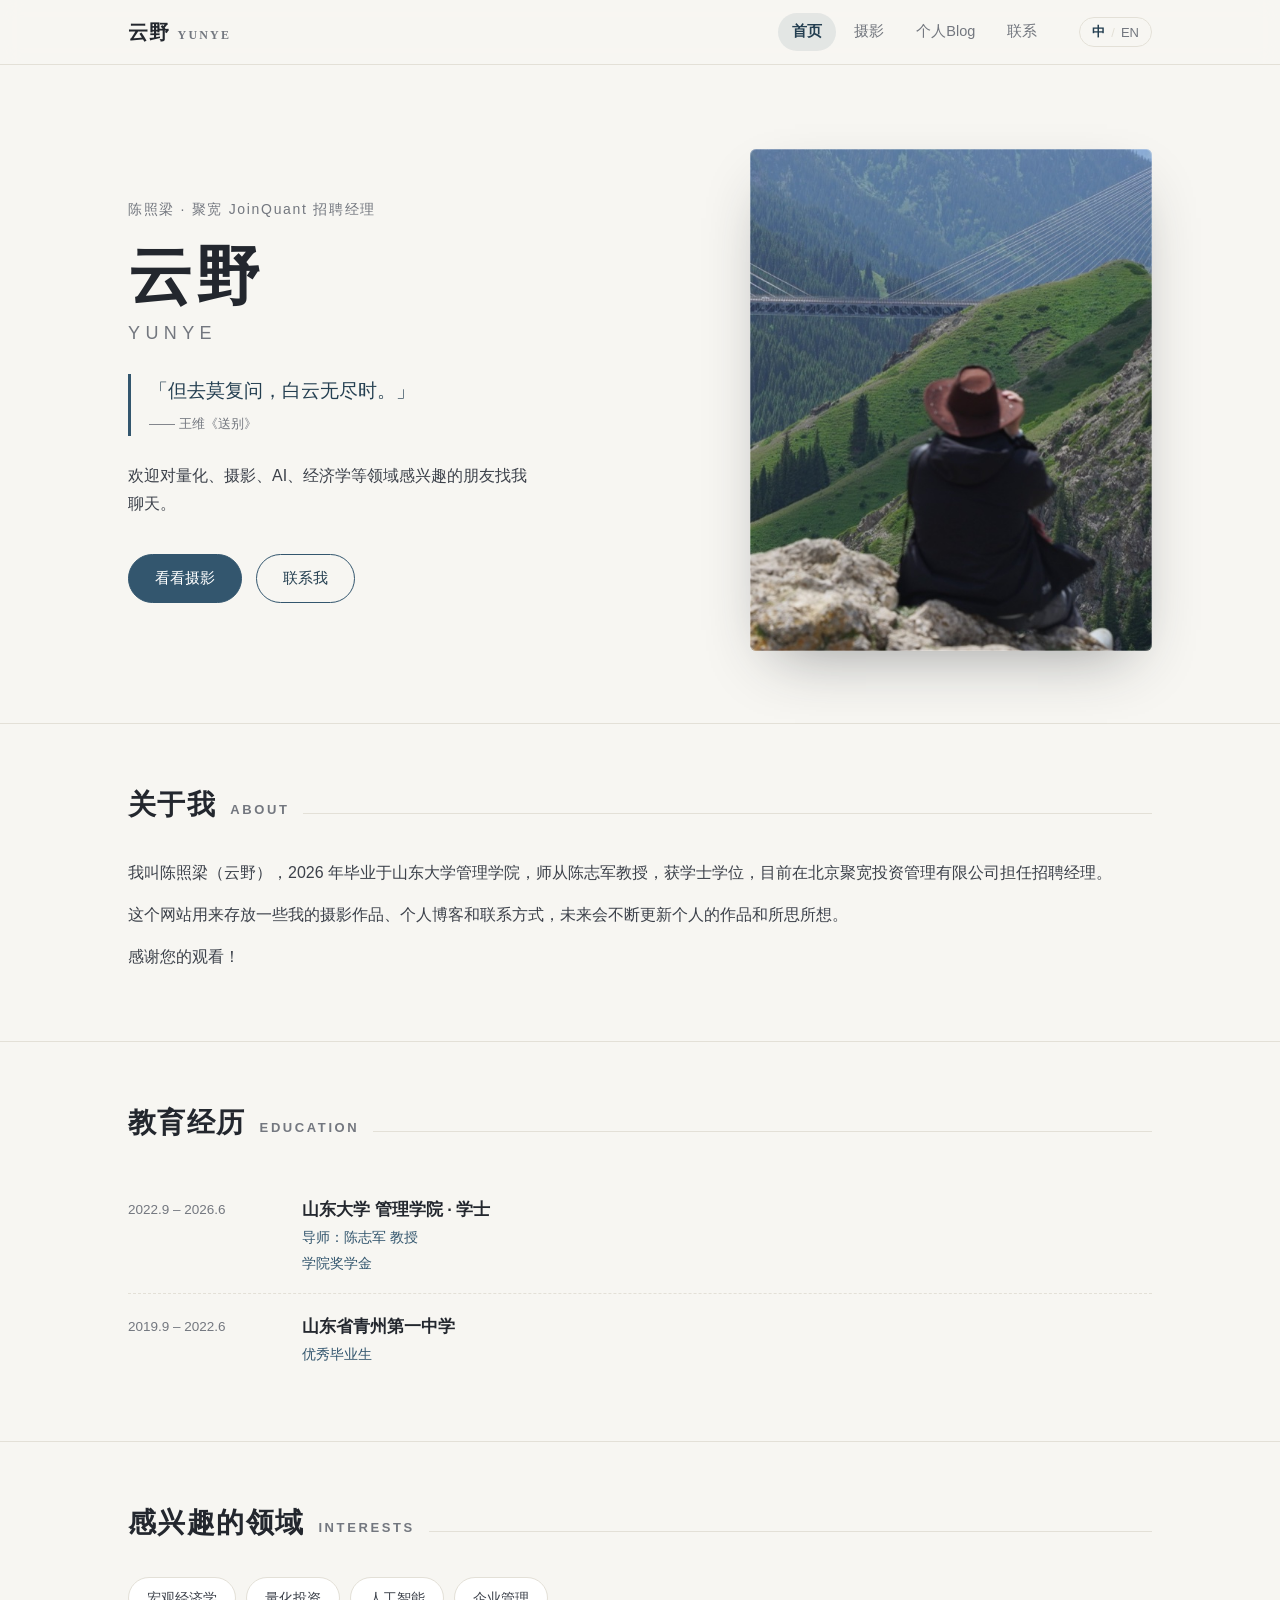
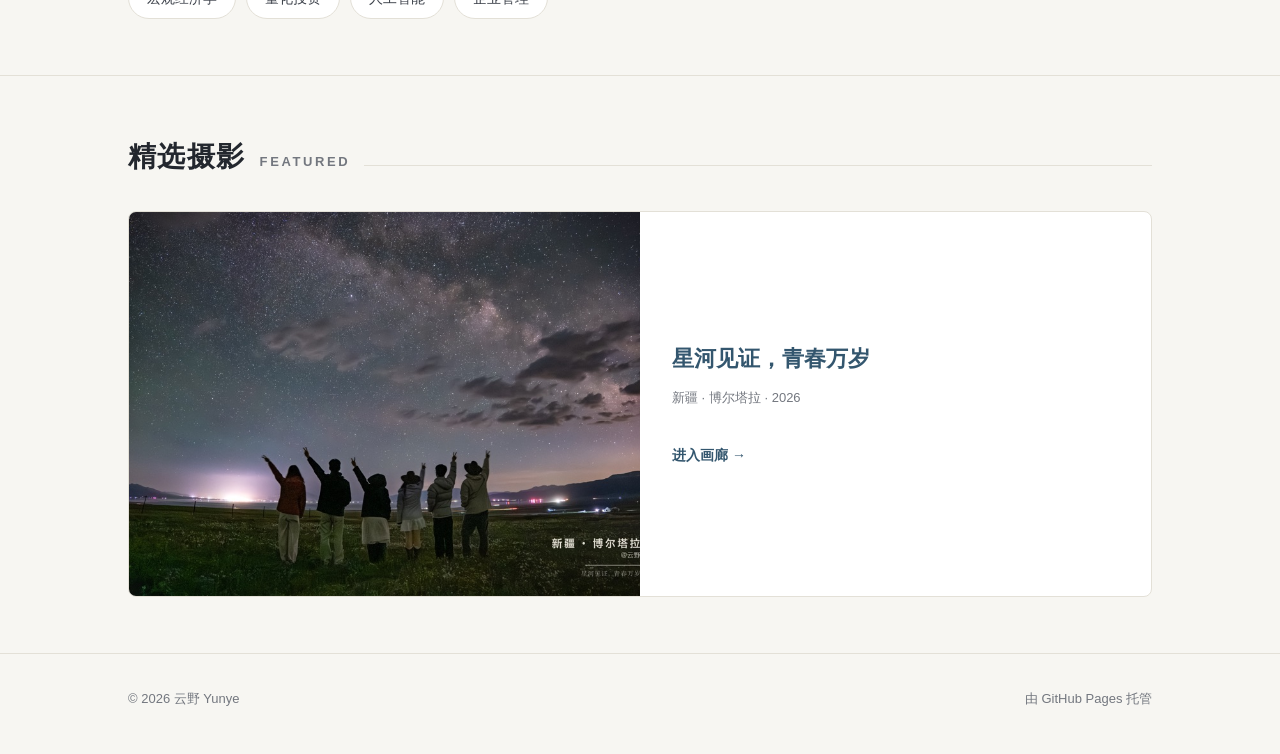
<file: index.html>
<!DOCTYPE html>
<html lang="zh-CN">
<head>
  <meta charset="UTF-8">
  <meta name="viewport" content="width=device-width, initial-scale=1.0">
  <title>云野 Yunye · 个人主页</title>
  <meta name="description" content="云野（陈照梁）的个人网站——摄影、研究与联系。">
  <link rel="icon" type="image/svg+xml" href="favicon.svg">
  <link rel="stylesheet" href="assets/css/style.css">
</head>
<body data-title-key="doc.title.index">

  <header class="site-header">
    <nav class="nav container">
      <a class="brand" href="index.html">云野<span>Yunye</span></a>
      <ul class="nav-links">
        <li><a href="index.html" data-i18n="nav.home"></a></li>
        <li><a href="photography.html" data-i18n="nav.photography"></a></li>
        <li><a href="blog.html" data-i18n="nav.blog"></a></li>
        <li><a href="contact.html" data-i18n="nav.contact"></a></li>
      </ul>
      <button class="lang-toggle" type="button"><span class="zh on">中</span><span class="sep">/</span><span class="en">EN</span></button>
    </nav>
  </header>

  <main>
    <!-- Hero -->
    <section class="container">
      <div class="hero">
        <div>
          <div class="hero-eyebrow" data-i18n="hero.eyebrow"></div>
          <h1><span data-i18n="hero.name"></span><span class="latin" data-i18n="hero.name.latin"></span></h1>
          <blockquote class="hero-poem">
            <span data-i18n="hero.poem"></span>
            <cite data-i18n="hero.poem.src"></cite>
          </blockquote>
          <p class="hero-bio" data-i18n="hero.bio"></p>
          <div class="hero-cta">
            <a class="btn btn-solid" href="photography.html" data-i18n="hero.cta.gallery"></a>
            <a class="btn btn-ghost" href="contact.html" data-i18n="hero.cta.contact"></a>
          </div>
        </div>
        <div class="hero-avatar">
          <img src="images/avatar.jpg" alt="云野 Yunye">
        </div>
      </div>
    </section>

    <!-- 关于我 -->
    <section class="section">
      <div class="container">
        <h2 class="section-title"><span data-i18n="sec.about"></span><span class="en" data-i18n="sec.about.en"></span></h2>
        <div class="prose">
          <p data-i18n="about.p1"></p>
          <p data-i18n="about.p2"></p>
          <p data-i18n="about.p3"></p>
        </div>
      </div>
    </section>

    <!-- 教育经历 -->
    <section class="section">
      <div class="container">
        <h2 class="section-title"><span data-i18n="sec.edu"></span><span class="en" data-i18n="sec.edu.en"></span></h2>
        <div class="edu-item">
          <div class="edu-time">2022.9 – 2026.6</div>
          <div>
            <div class="edu-name" data-i18n="edu.1.name"></div>
            <div class="edu-note" data-i18n="edu.1.mentor"></div>
            <div class="edu-note" data-i18n="edu.1.note"></div>
          </div>
        </div>
        <div class="edu-item">
          <div class="edu-time">2019.9 – 2022.6</div>
          <div>
            <div class="edu-name" data-i18n="edu.2.name"></div>
            <div class="edu-note" data-i18n="edu.2.note"></div>
          </div>
        </div>
      </div>
    </section>

    <!-- 研究兴趣 -->
    <section class="section">
      <div class="container">
        <h2 class="section-title"><span data-i18n="sec.interests"></span><span class="en" data-i18n="sec.interests.en"></span></h2>
        <div class="tags">
          <span class="tag" data-i18n="interest.1"></span>
          <span class="tag" data-i18n="interest.2"></span>
          <span class="tag" data-i18n="interest.3"></span>
          <span class="tag" data-i18n="interest.4"></span>
        </div>
      </div>
    </section>

    <!-- 精选摄影 -->
    <section class="section">
      <div class="container">
        <h2 class="section-title"><span data-i18n="sec.featured"></span><span class="en" data-i18n="sec.featured.en"></span></h2>
        <a class="featured-card" href="photography.html"></a>
      </div>
    </section>
  </main>

  <footer class="site-footer">
    <div class="container">
      <div>© <span class="footer-year"></span> 云野 Yunye</div>
      <div data-i18n="footer.right"></div>
    </div>
  </footer>

  <script src="assets/js/i18n.js"></script>
  <script src="assets/js/photos.js"></script>
  <script src="assets/js/main.js"></script>
</body>
</html>
</file>
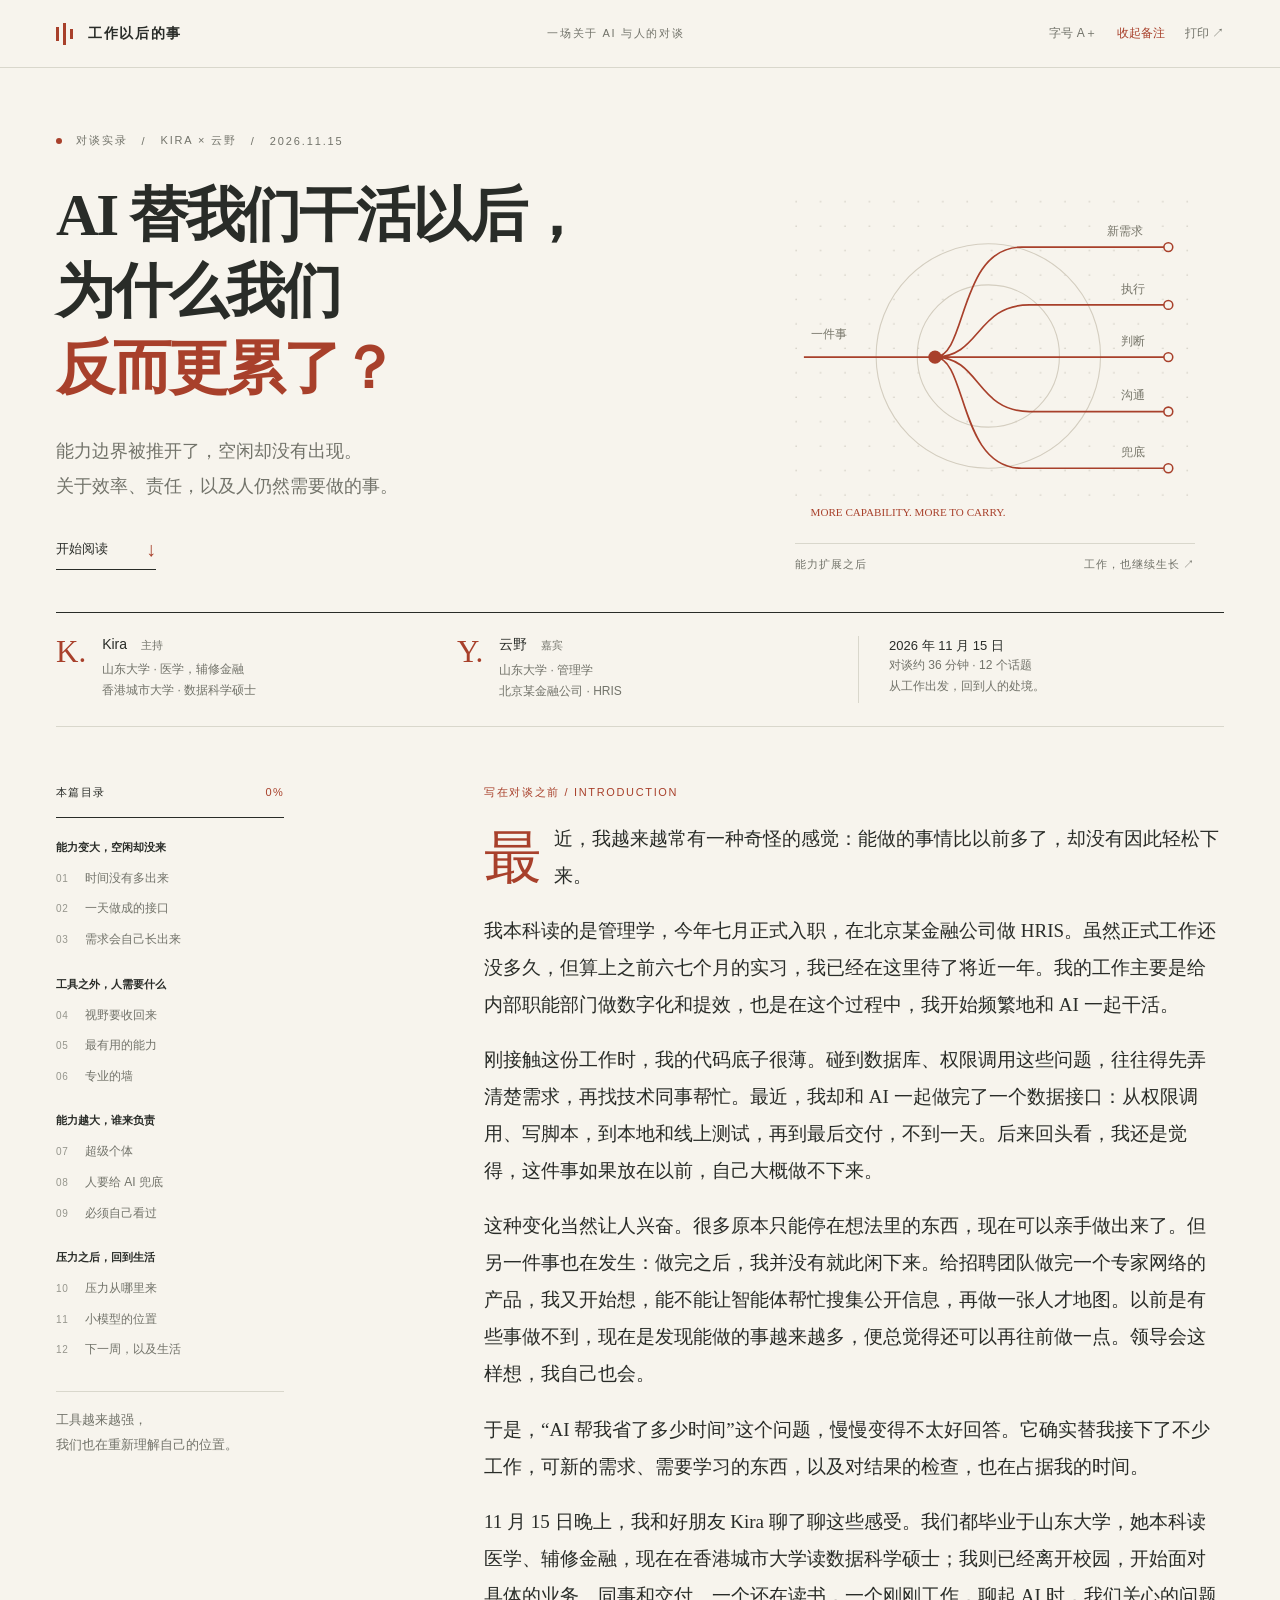
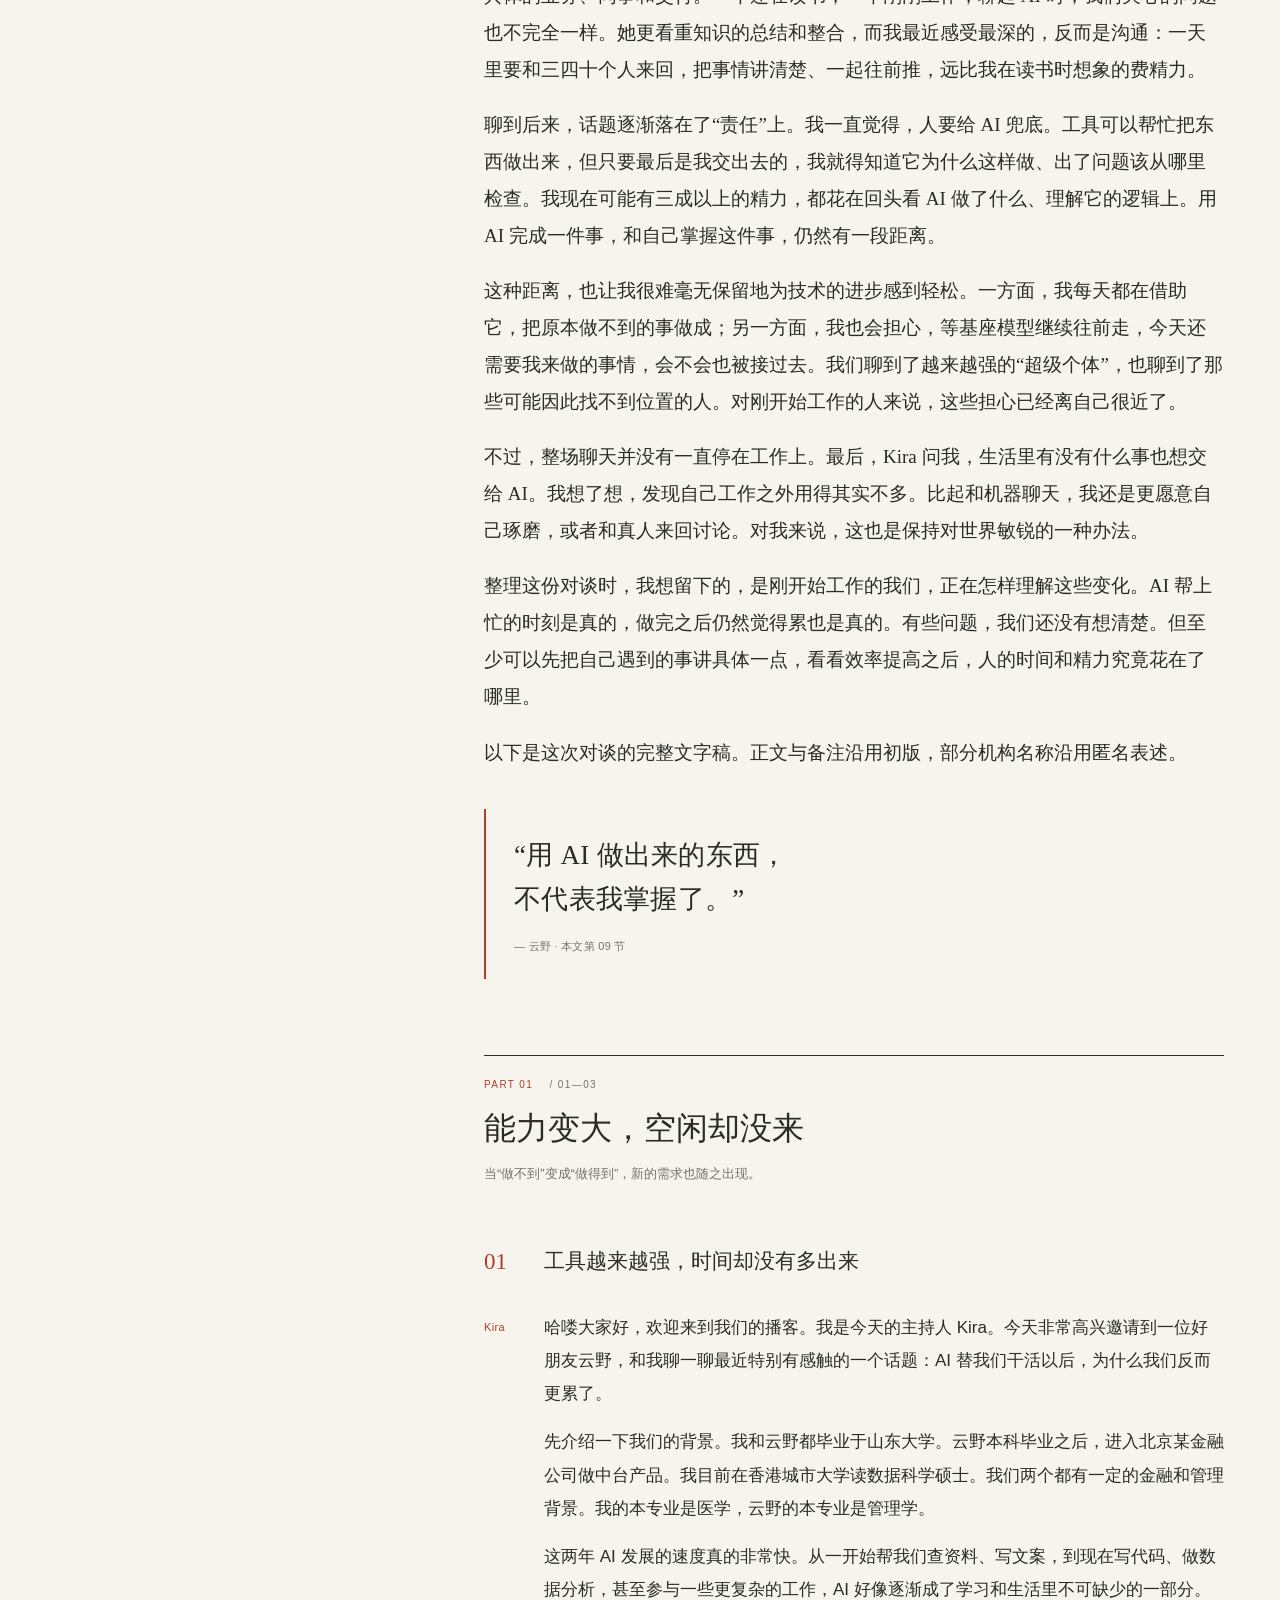
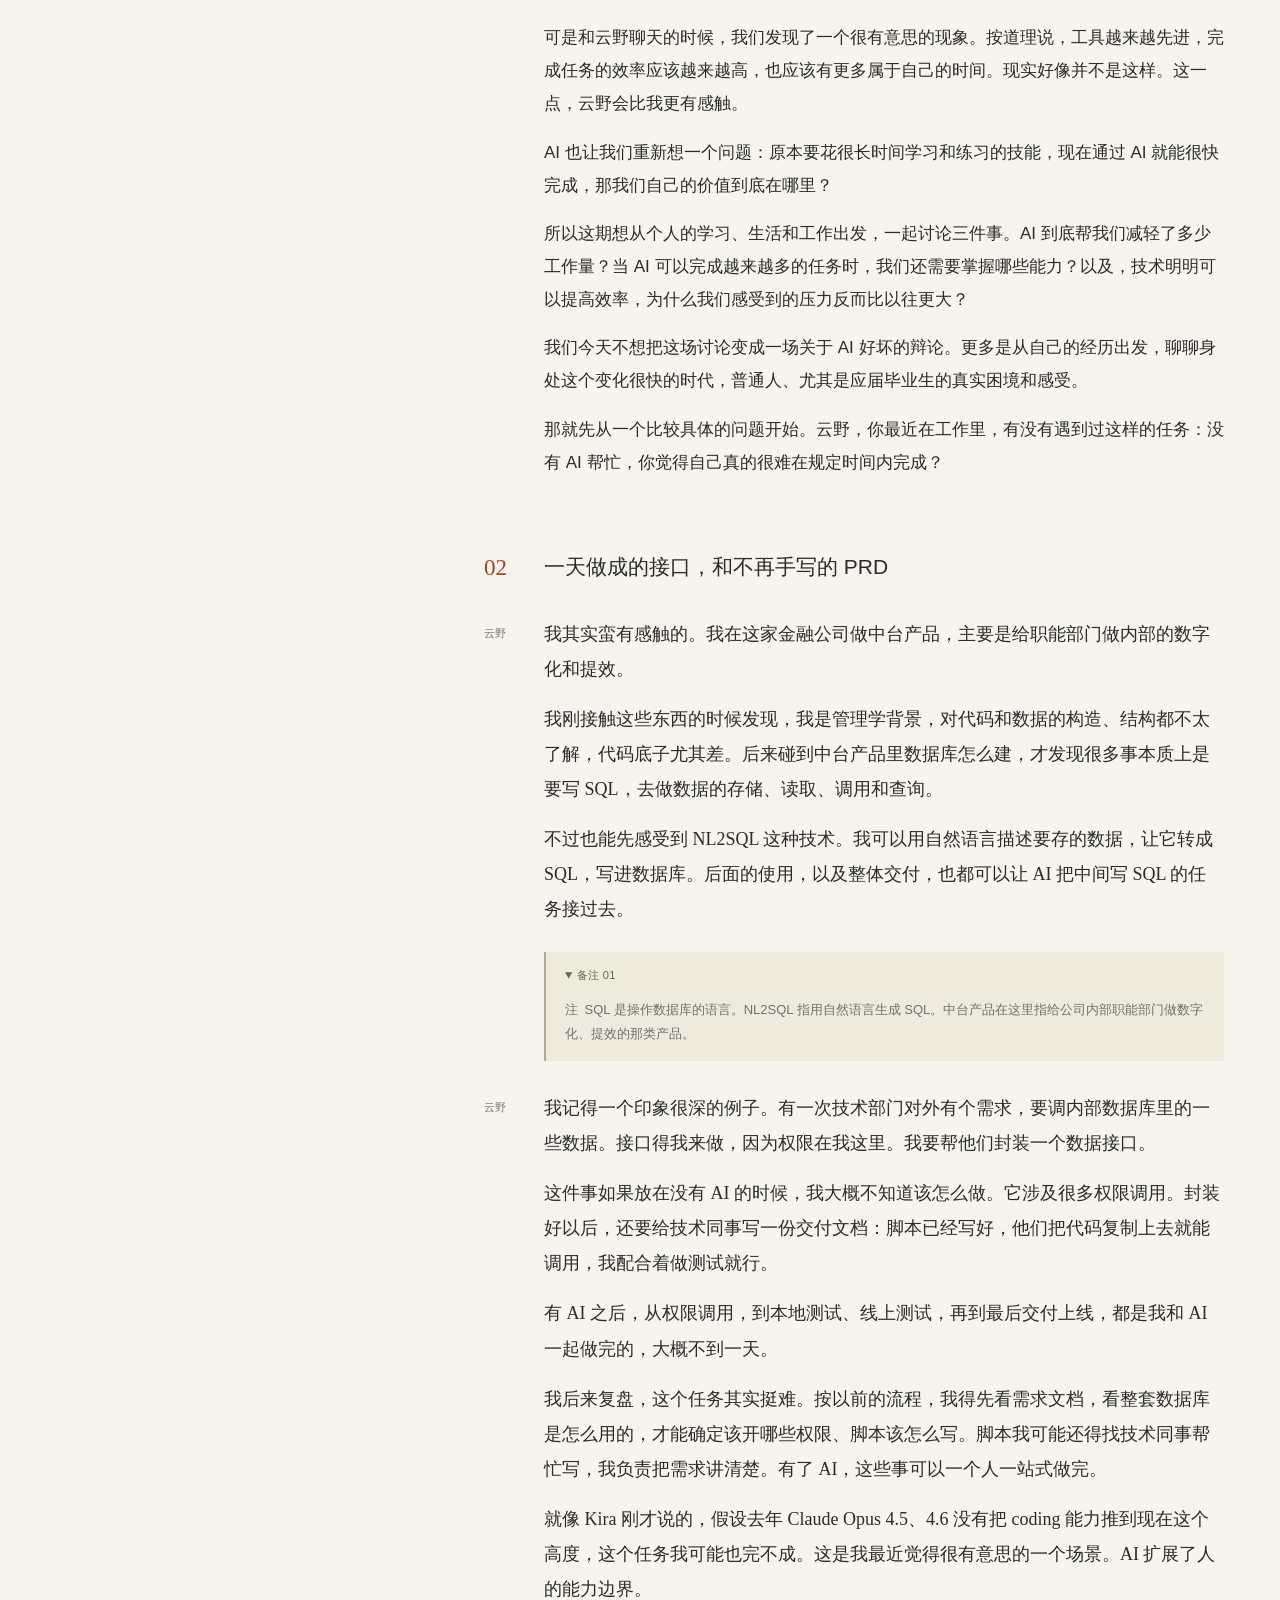
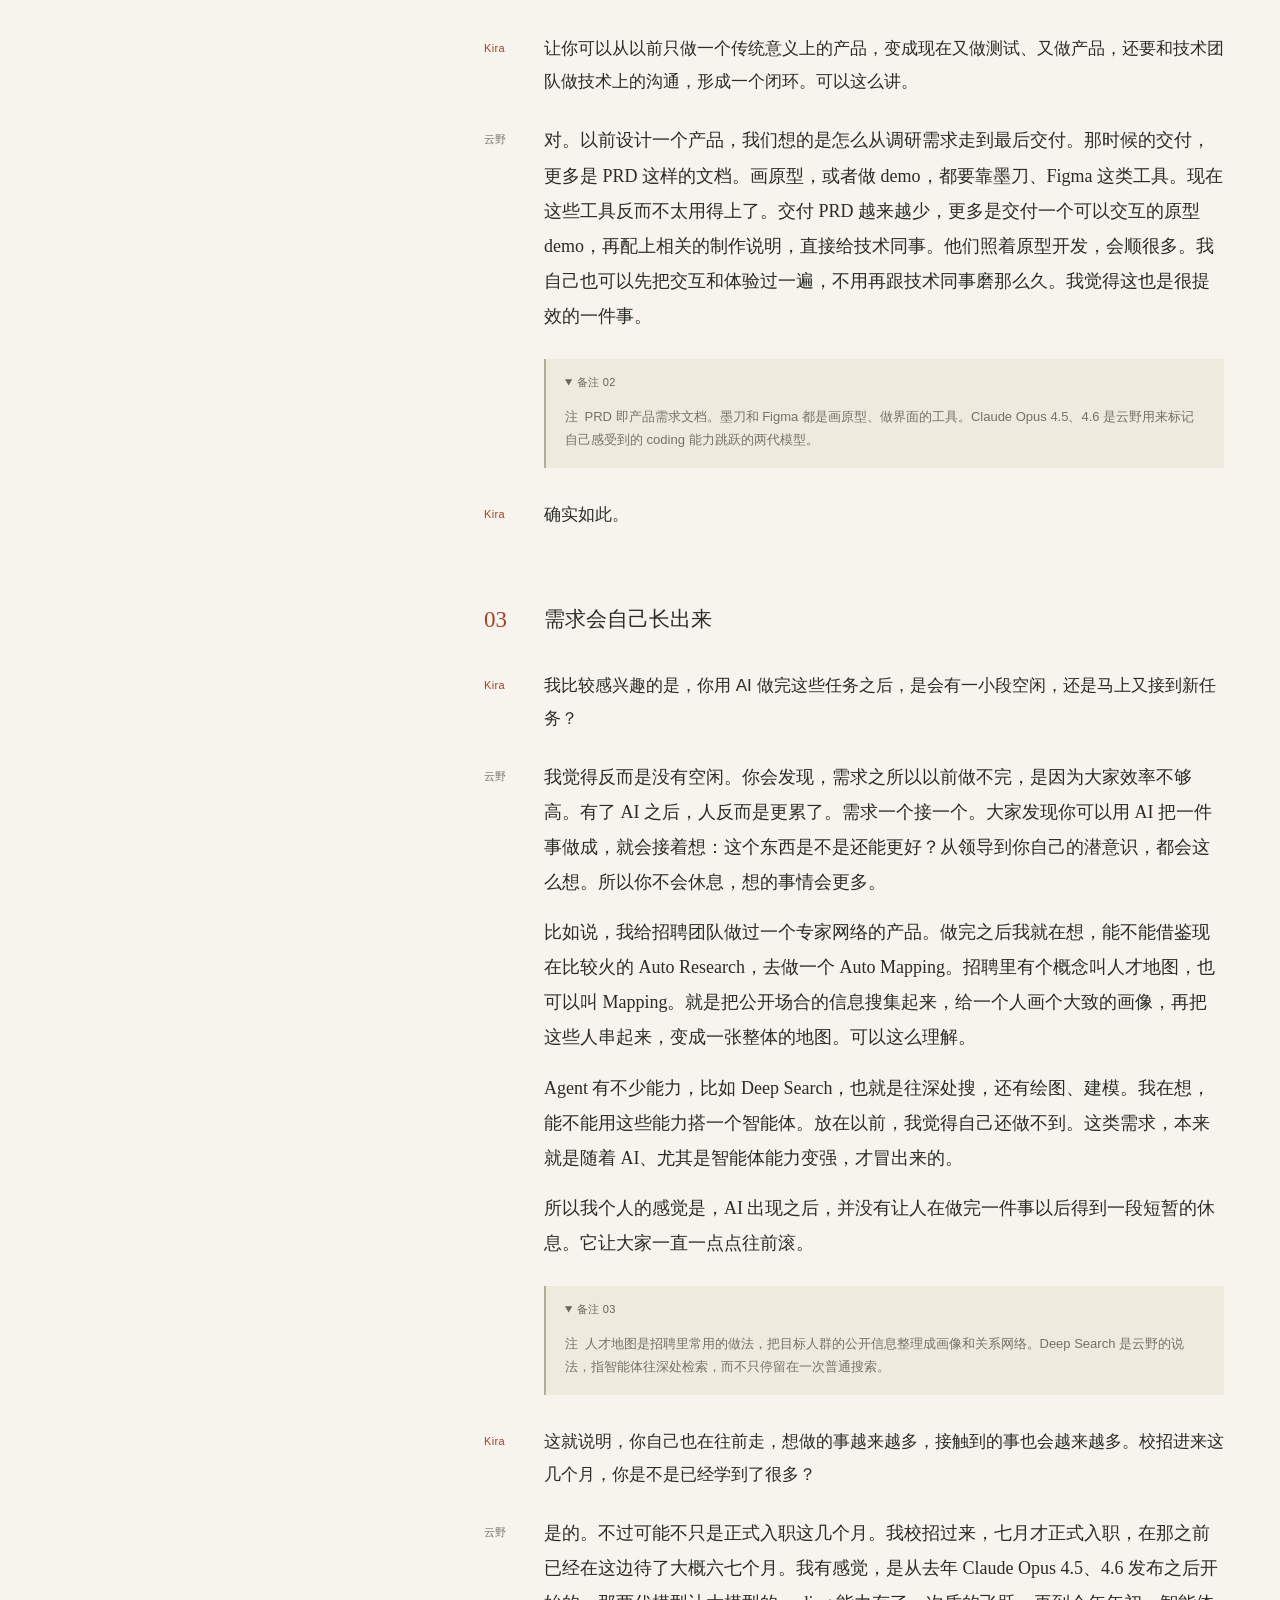
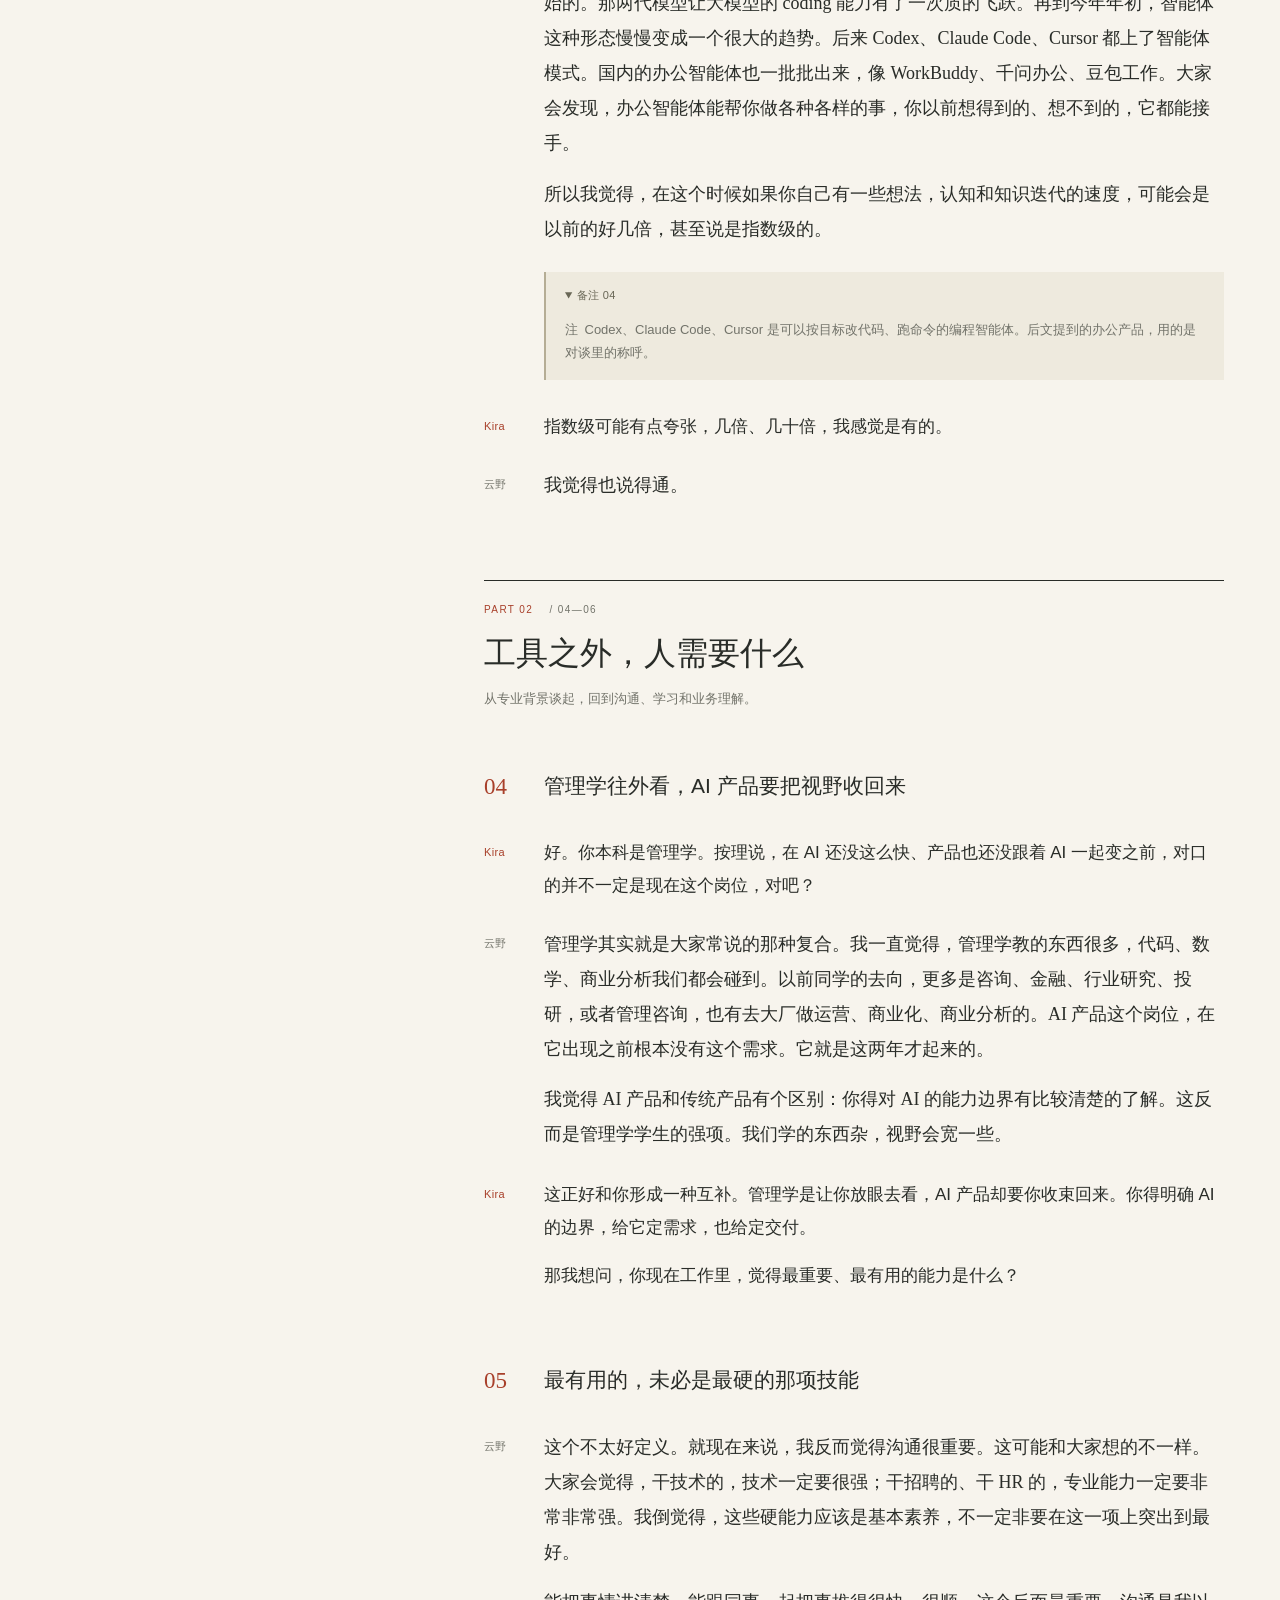
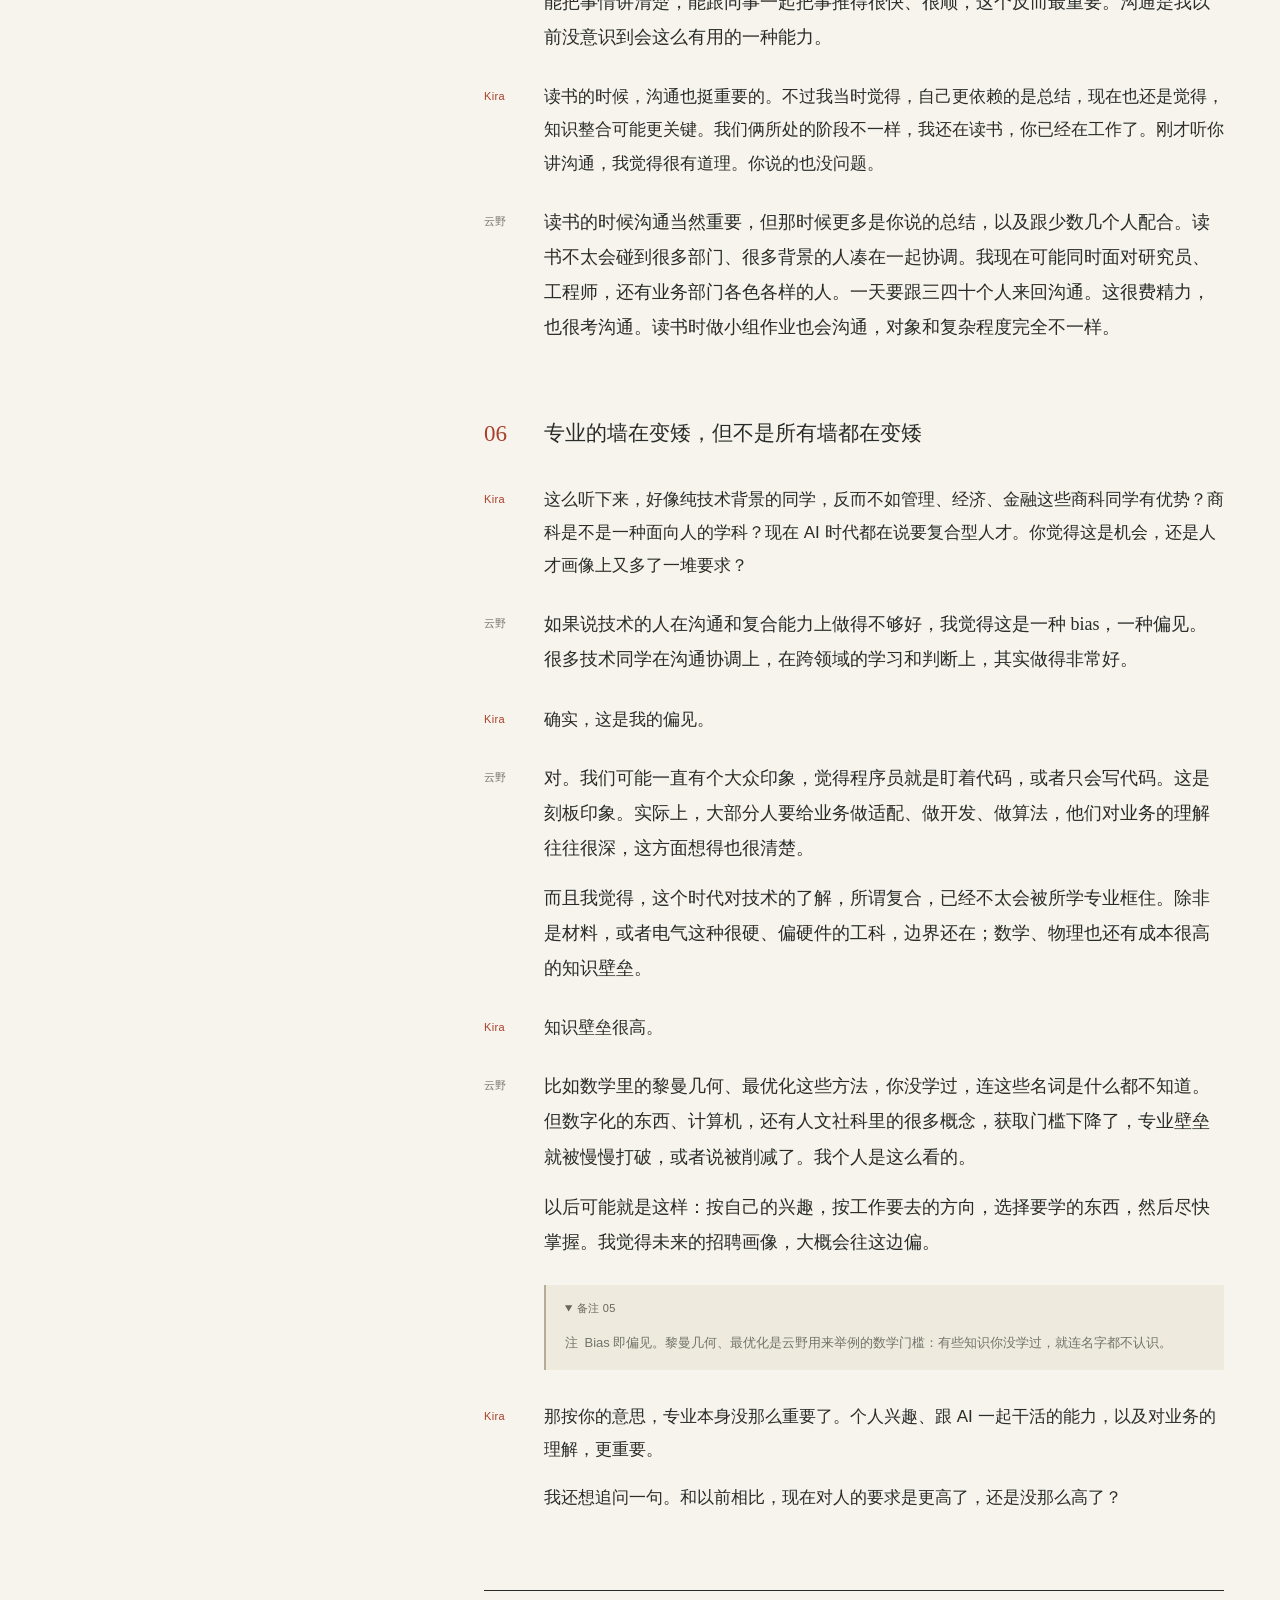
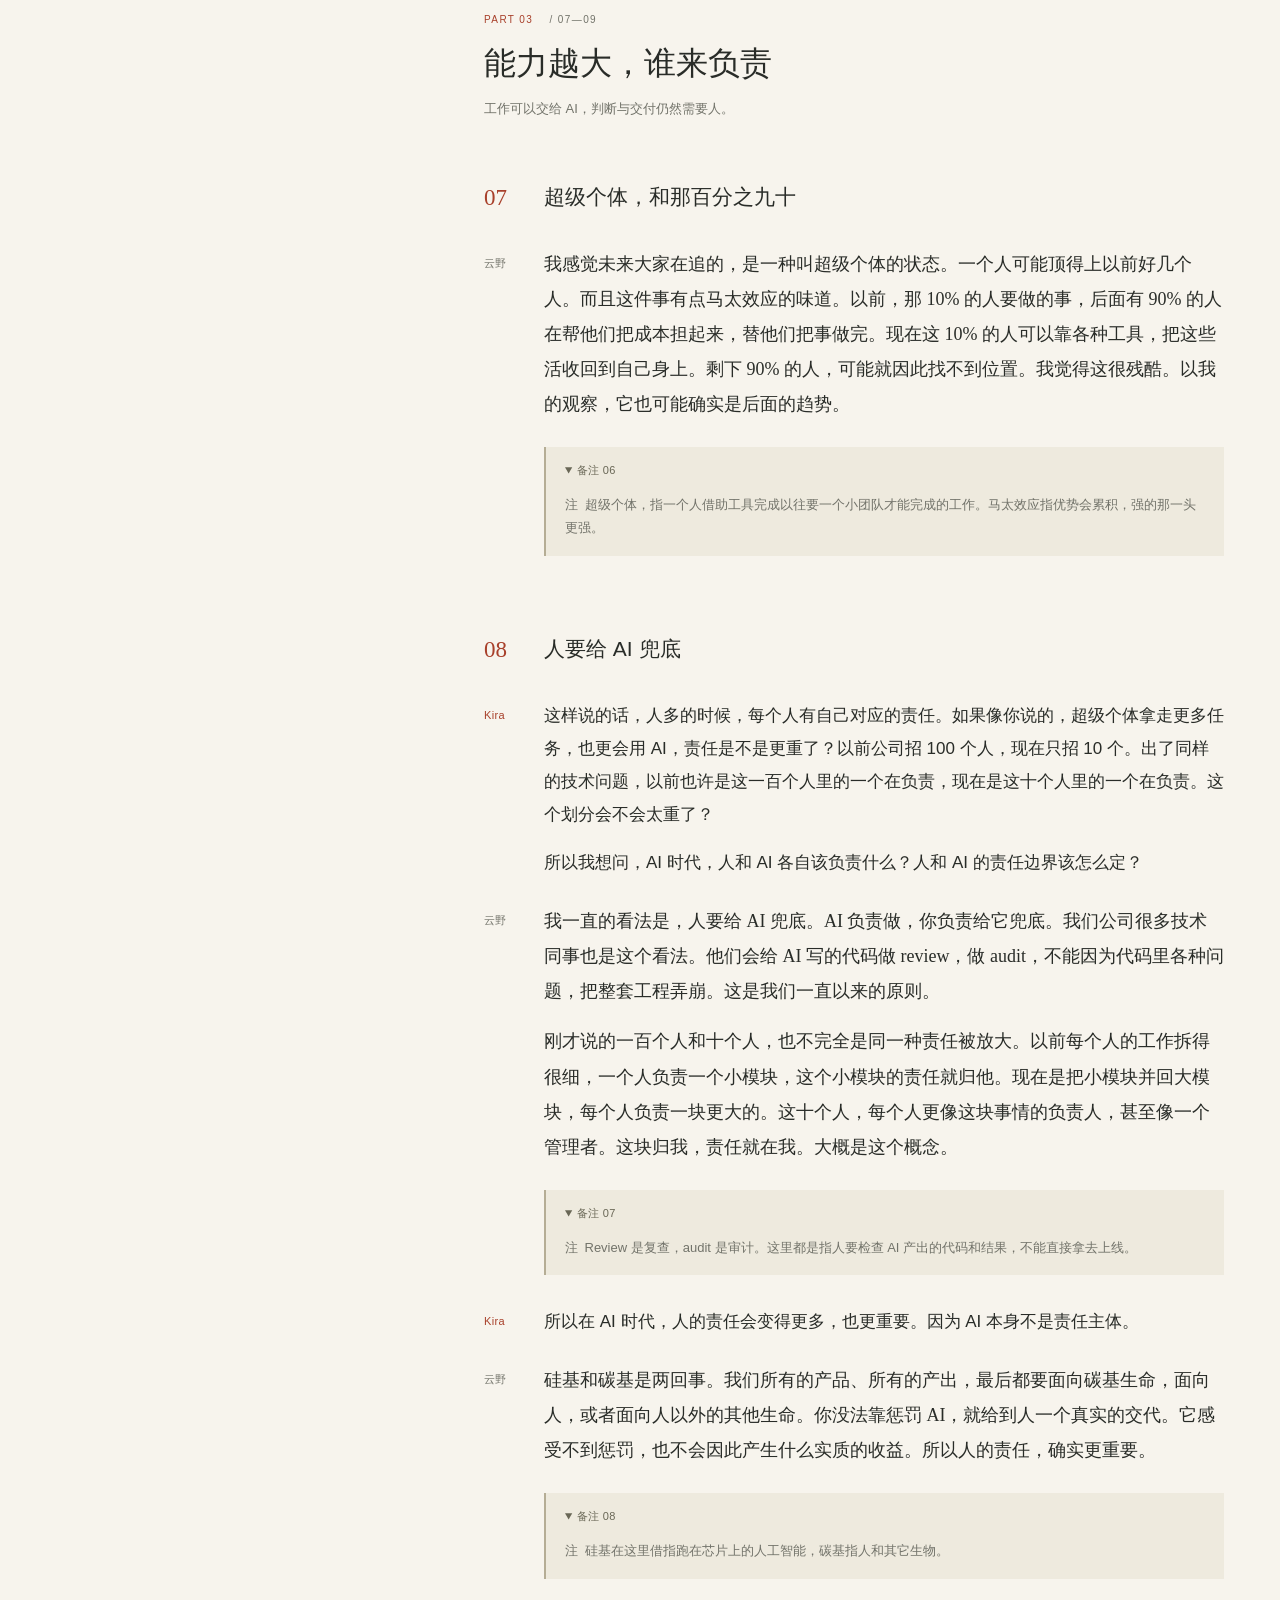
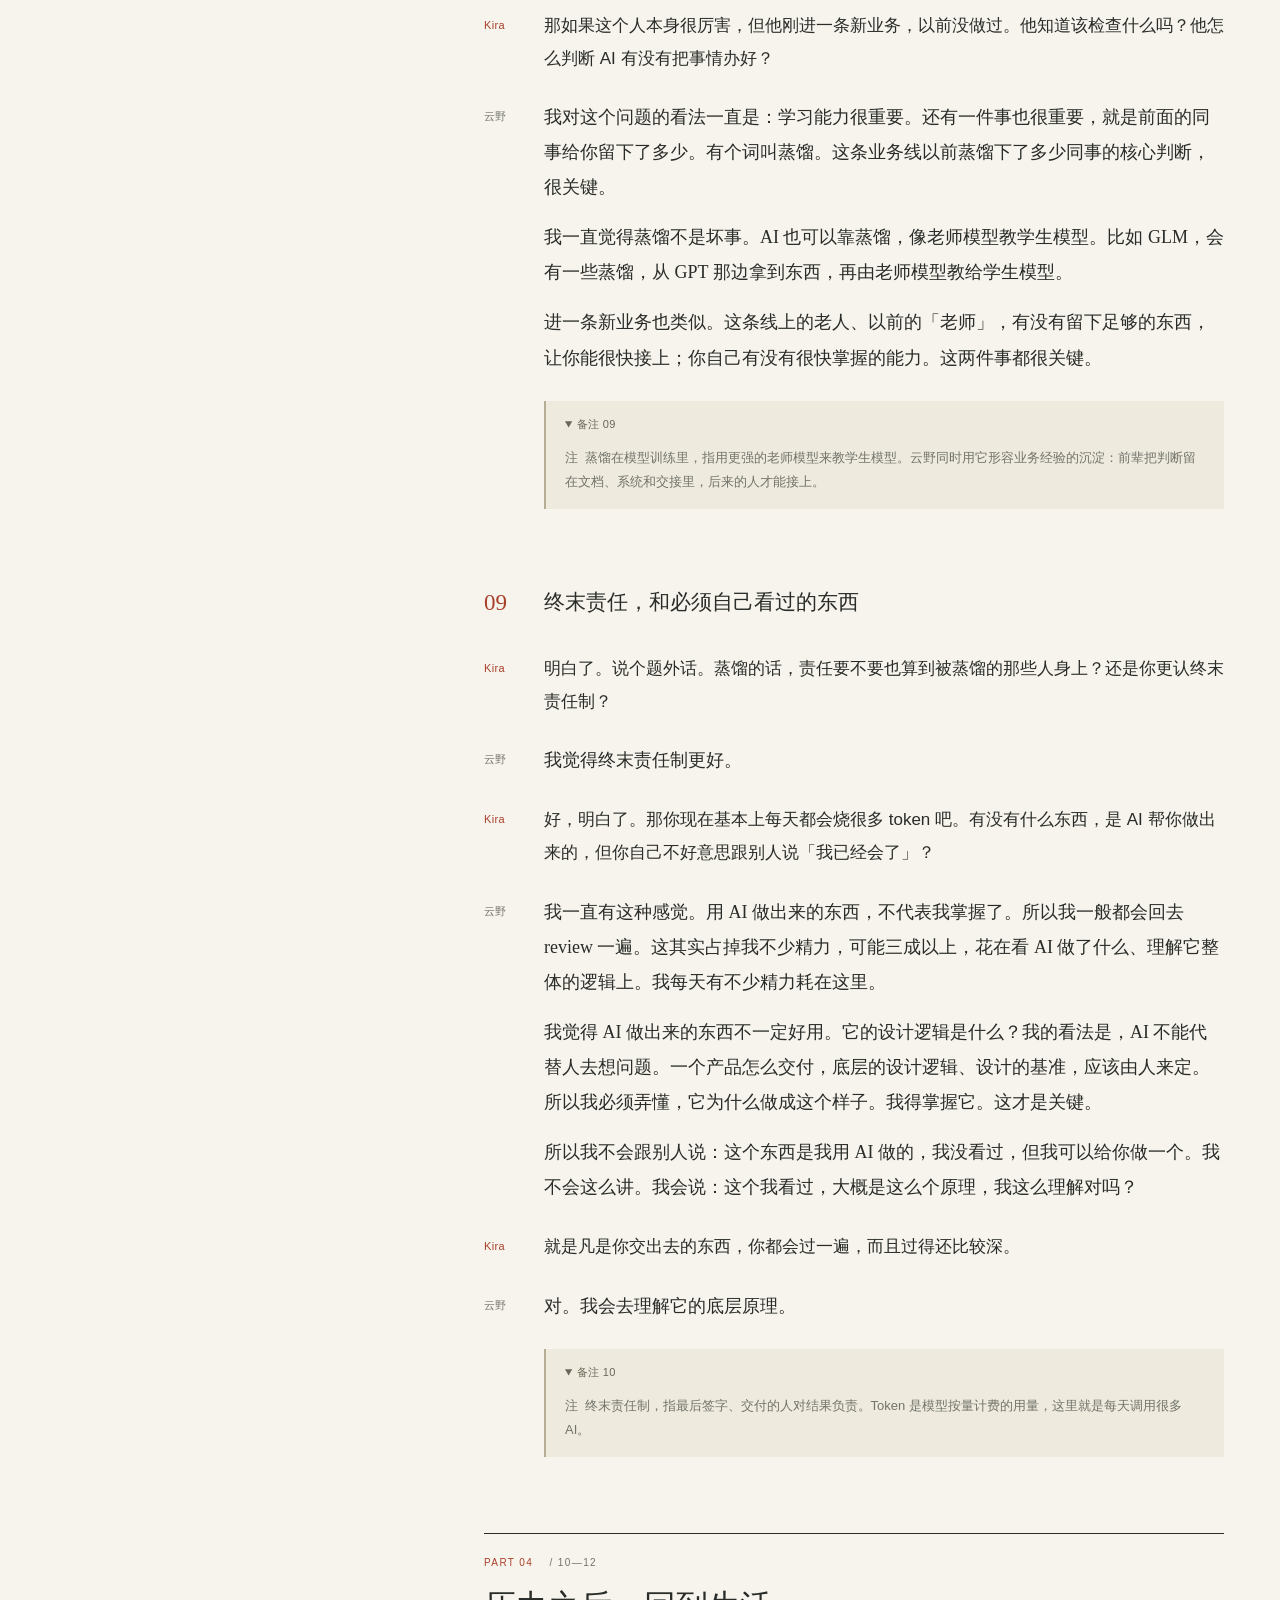
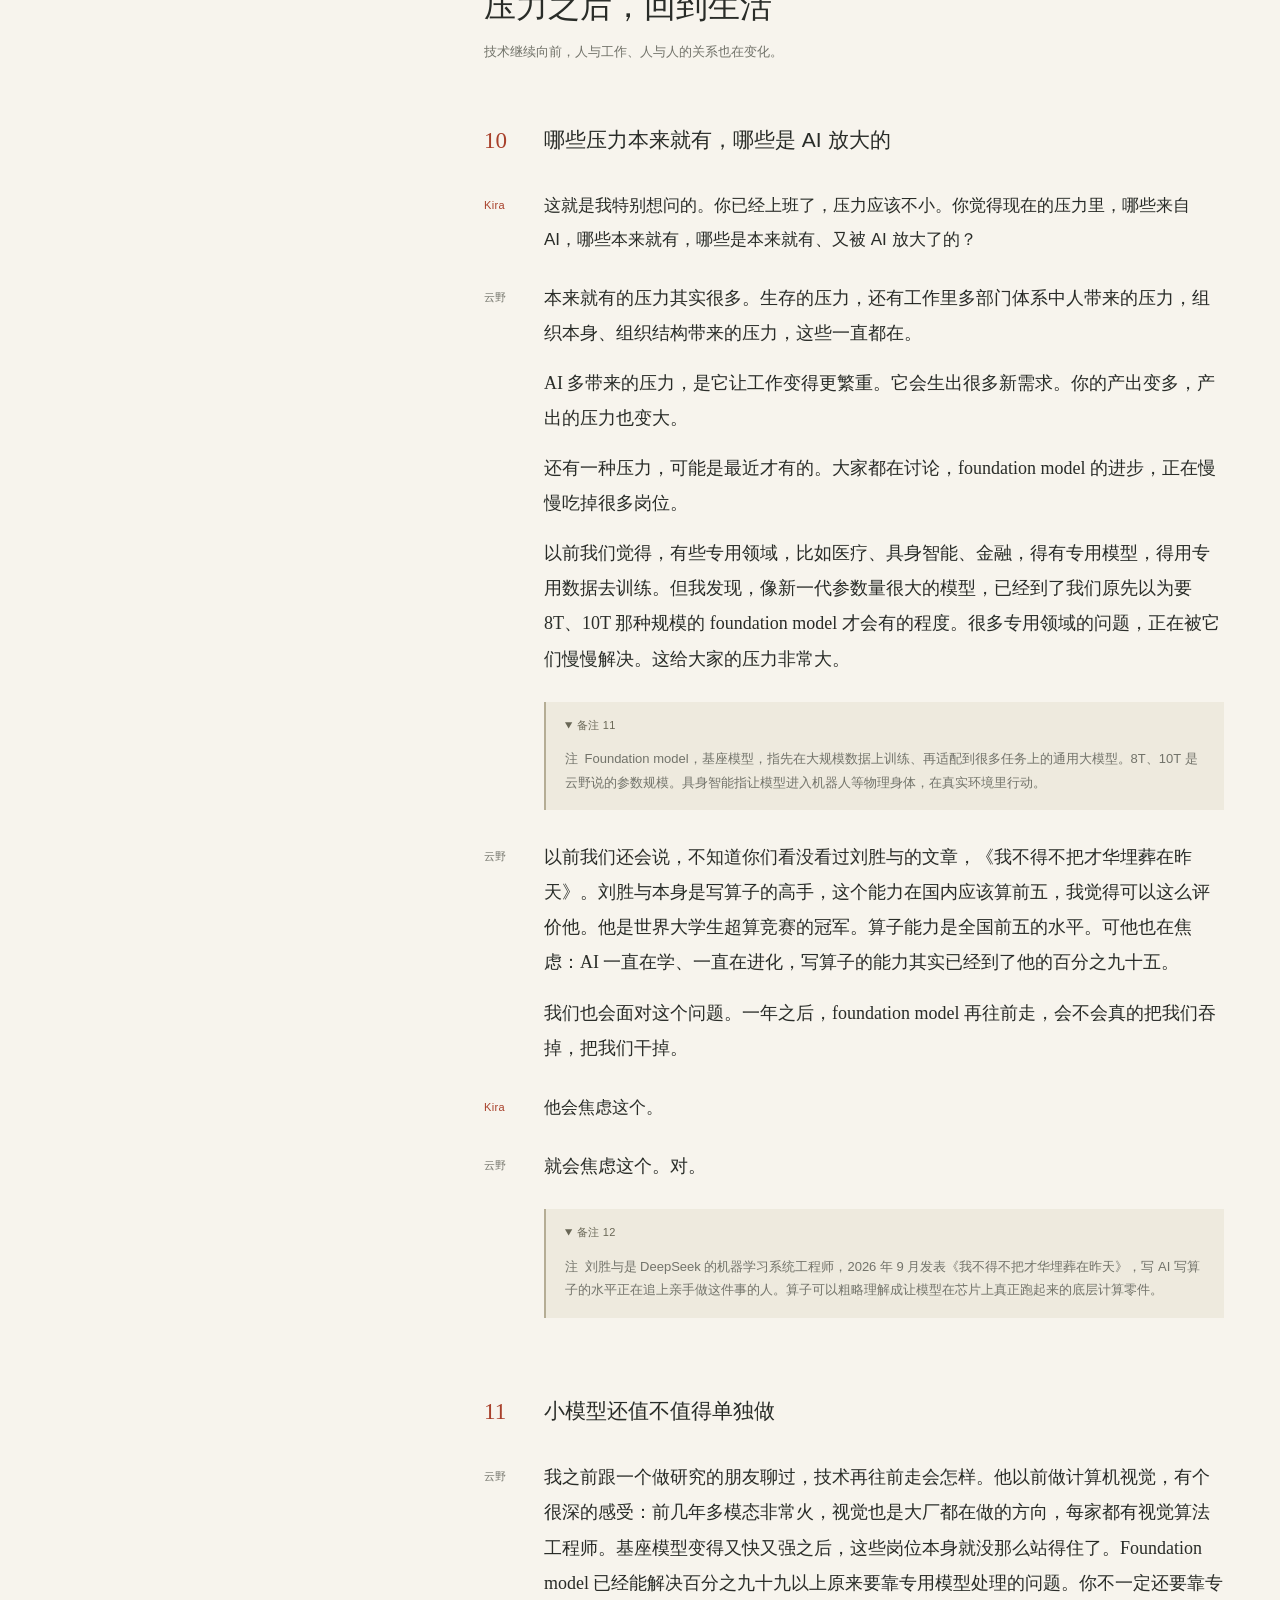
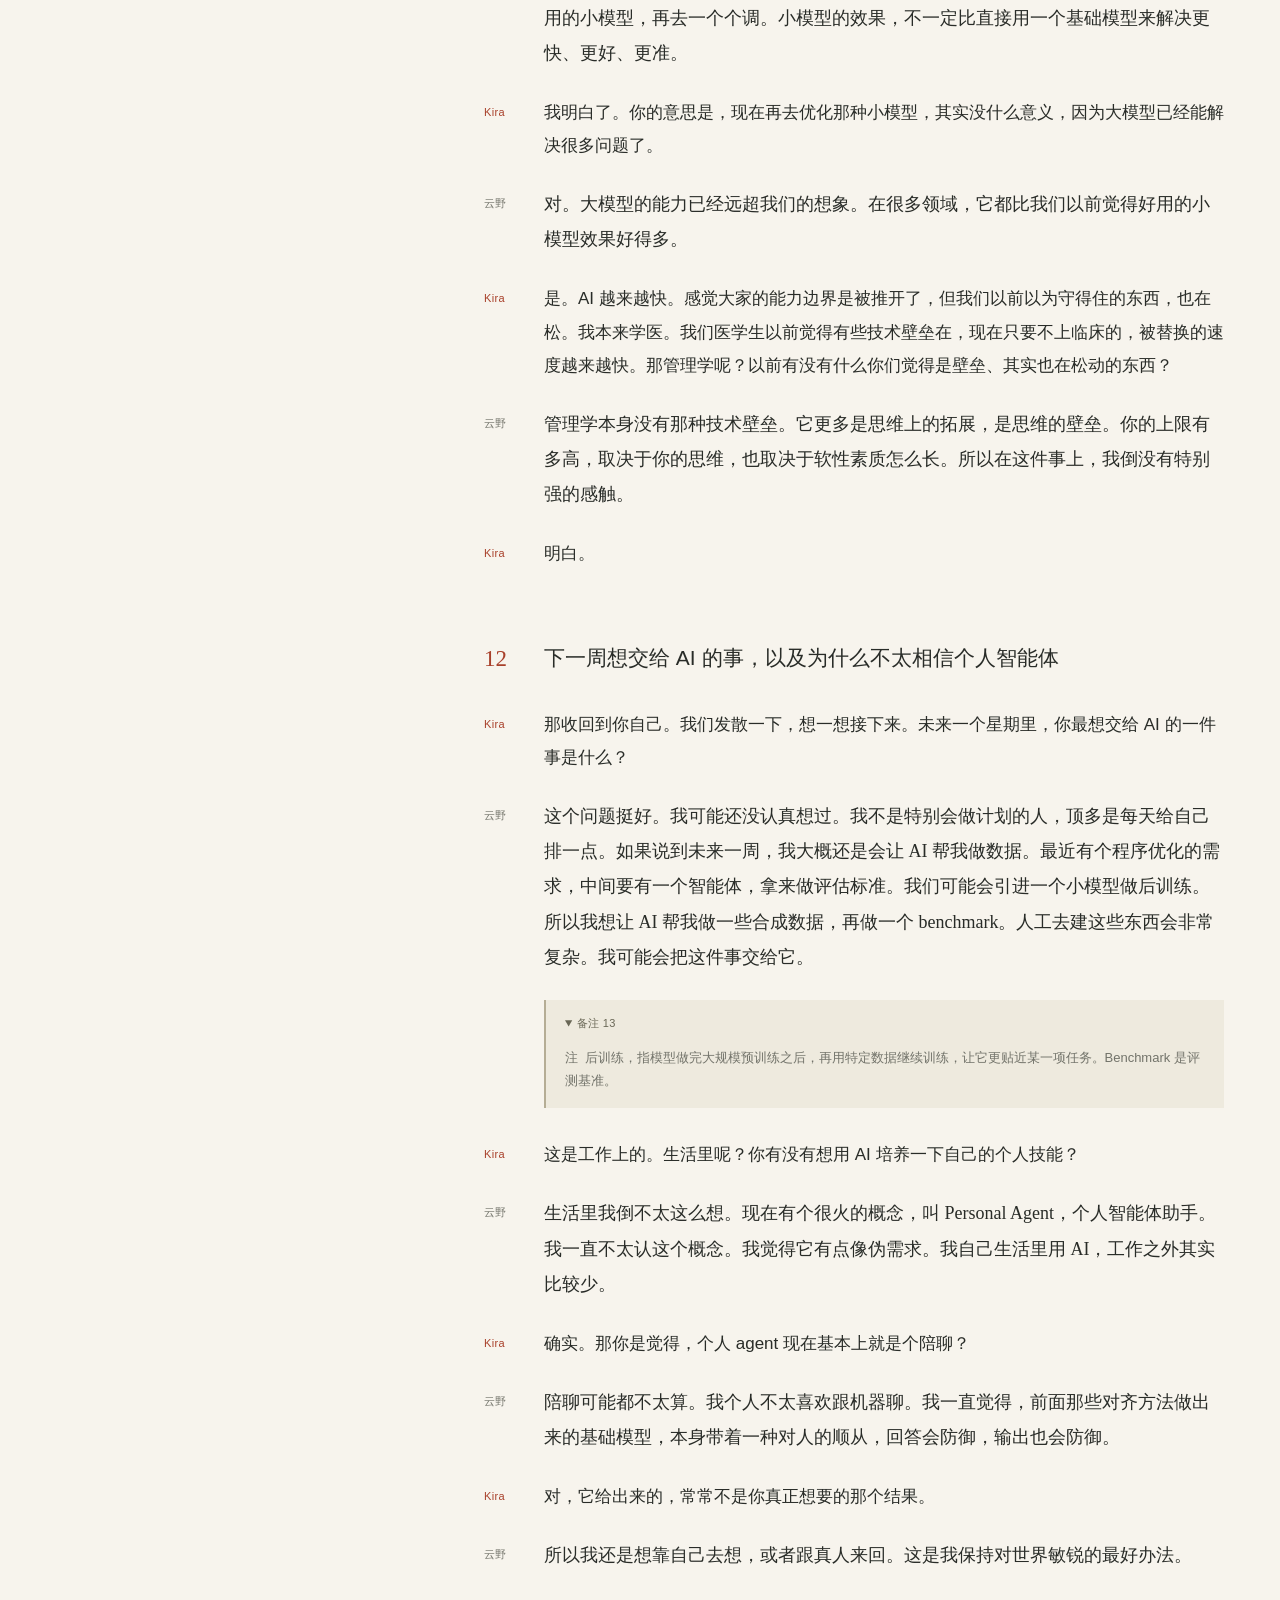
<file: after-ai/index.html>
<!doctype html>
<html lang="zh-CN"><head><meta charset="utf-8"><meta name="viewport" content="width=device-width,initial-scale=1"><title>AI 替我们干活以后 · Kira × 云野</title><meta name="description" content="AI 扩大了能力边界，空闲却没有出现。Kira 与云野关于工作、责任与生活的一场对谈。"><link rel="icon" type="image/svg+xml" href="../favicon.svg"><link rel="canonical" href="https://czlyunye.github.io/after-ai/"><meta property="og:title" content="AI 替我们干活以后，为什么我们反而更累了？"><meta property="og:description" content="能力边界被推开了，空闲却没有出现。Kira 与云野关于工作、责任与生活的一场对谈。"><meta property="og:type" content="article"><meta property="og:url" content="https://czlyunye.github.io/after-ai/"><meta property="og:image" content="https://czlyunye.github.io/after-ai/cover.jpg"><meta name="twitter:card" content="summary_large_image"><style>
:root{--paper:#f7f4ed;--ink:#292c28;--sub:#72736a;--rule:#d9d7cc;--accent:#a8402b;--note:#eeeade;--body-size:18px;--serif:'Songti SC','STSong','Noto Serif SC',serif;--sans:'PingFang SC','Microsoft YaHei',sans-serif}*{box-sizing:border-box}html{scroll-behavior:smooth;scroll-padding-top:96px}body{margin:0;background:var(--paper);color:var(--ink);font-family:var(--sans);-webkit-font-smoothing:antialiased}::selection{background:#e9c9b7}a{color:inherit}button,summary,a{-webkit-tap-highlight-color:transparent}button{font:inherit;cursor:pointer}button:focus-visible,a:focus-visible,summary:focus-visible{outline:2px solid var(--accent);outline-offset:5px}.skip{position:fixed;left:20px;top:-100px;z-index:100;background:var(--paper);padding:15px}.skip:focus{top:15px}.shell{width:min(1216px,calc(100% - 112px));margin:auto}.topbar{height:68px;position:sticky;top:0;z-index:30;background:rgba(247,244,237,.96);border-bottom:1px solid var(--rule);backdrop-filter:blur(12px)}.top-inner{height:100%;display:flex;align-items:center;justify-content:space-between;gap:20px}.brand{font-size:14px;font-weight:600;text-decoration:none;letter-spacing:.12em;display:flex;align-items:center;gap:12px}.mark{width:20px;height:22px;display:inline-flex;gap:4px;align-items:center}.mark i{display:block;width:3px;background:var(--accent);height:14px}.mark i:nth-child(2){height:22px}.mark i:nth-child(3){height:10px}.edition{color:var(--sub);font-size:11px;letter-spacing:.15em}.toolbar{display:flex;align-items:center;gap:20px}.tool{background:none;border:0;color:var(--sub);padding:6px 0;font-size:12px}.tool:hover,.tool[aria-pressed=true]{color:var(--accent)}.progress{position:absolute;bottom:-1px;left:0;height:2px;background:var(--accent);width:0}.hero{padding:65px 0 0}.eyebrow{font-size:11px;letter-spacing:.17em;text-transform:uppercase;color:var(--sub);display:flex;gap:14px;align-items:center}.eyebrow:before{content:'';height:6px;width:6px;background:var(--accent);border-radius:50%}.hero-grid{display:grid;grid-template-columns:1.65fr 1fr;align-items:center;gap:32px;padding:28px 0 40px}h1{font-family:var(--serif);font-weight:600;font-size:clamp(40px,4.6vw,66px);line-height:1.3;letter-spacing:-.04em;margin:0}h1 .line{display:block}h1 em{font-style:normal;color:var(--accent)}.deck{font-family:var(--serif);font-size:18px;color:var(--sub);line-height:1.9;max-width:32em;margin:27px 0}.start{display:inline-flex;align-items:center;gap:38px;font-size:13px;text-decoration:none;border-bottom:1px solid var(--ink);padding:8px 0}.start span{color:var(--accent);font-size:20px}.visual{align-self:stretch;display:flex;flex-direction:column;justify-content:center;max-width:400px}.visual svg{width:100%;height:auto;overflow:visible}.visual-caption{font-size:11px;color:var(--sub);letter-spacing:.08em;display:flex;justify-content:space-between;border-top:1px solid var(--rule);padding-top:13px}.people{display:grid;grid-template-columns:1fr 1fr 1fr;border-top:1px solid var(--ink);border-bottom:1px solid var(--rule);padding:23px 0;gap:35px}.person{display:grid;grid-template-columns:auto 1fr;gap:16px;align-items:start}.person .initial{font-family:Georgia,serif;font-size:31px;color:var(--accent);line-height:1}.person strong{display:block;font-size:14px;font-weight:500;margin-bottom:6px}.person strong small{color:var(--sub);font-size:11px;margin-left:10px}.person p,.meta p{font-size:12px;line-height:1.8;color:var(--sub);margin:0}.meta{border-left:1px solid var(--rule);padding-left:30px}.meta strong{font-size:13px;font-weight:500}.layout{display:grid;grid-template-columns:228px minmax(0,740px);justify-content:space-between;gap:60px;padding:58px 0 100px}.rail{align-self:start;position:sticky;top:100px}.toc-head{display:flex;justify-content:space-between;align-items:center;font-size:11px;letter-spacing:.12em;padding-bottom:17px;border-bottom:1px solid var(--ink)}.toc-head span{color:var(--accent);font-variant-numeric:tabular-nums}.toc ol,.mobile-toc ol{list-style:none;padding:0;margin:0}.nav-group{color:var(--ink);font-size:11px;margin:22px 0 8px;font-weight:600}.toc a,.mobile-toc a{display:flex;gap:13px;text-decoration:none;color:var(--sub);font-size:12px;line-height:1.55;padding:6px 0}.toc a span,.mobile-toc a span{font-size:10px;letter-spacing:.06em;color:#96968d;min-width:16px;padding-top:2px}.toc a.active{color:var(--accent)}.toc a.active span{color:var(--accent)}.toc a:hover{color:var(--accent)}.rail-bottom{border-top:1px solid var(--rule);margin-top:26px;padding-top:16px;font-family:var(--serif);font-size:13px;color:var(--sub);line-height:1.9}.mobile-toc{display:none}.intro-label{font-size:11px;letter-spacing:.15em;color:var(--accent);margin:0 0 20px}.intro{font-family:var(--serif);font-size:19px;line-height:1.95}.intro p{margin:0 0 18px}.intro p:first-child:first-letter{float:left;font-size:58px;line-height:1.05;padding:8px 12px 0 0;color:var(--accent)}.pullquote{margin:38px 0 56px;padding:24px 0 24px 28px;border-left:2px solid var(--accent);font-family:var(--serif);font-size:27px;line-height:1.65;letter-spacing:.01em}.pullquote cite{display:block;font-family:var(--sans);font-size:11px;font-style:normal;color:var(--sub);margin-top:15px}.part{border-top:1px solid var(--ink);padding-top:23px;margin-top:76px}.part-label{font-size:10px;letter-spacing:.14em;color:var(--accent)}.part-label span{color:var(--sub);margin-left:12px}.part h2{font-family:var(--serif);font-size:32px;font-weight:500;margin:14px 0 10px;line-height:1.5}.part p{font-size:13px;color:var(--sub);margin:0 0 13px;line-height:1.8}.block{padding-top:46px;scroll-margin-top:25px}.block>h2{font-size:21px;font-weight:500;line-height:1.6;margin:0 0 30px;display:grid;grid-template-columns:45px 1fr;gap:15px}.chapter-no{font-family:Georgia,serif;color:var(--accent);font-size:23px;font-weight:400}.turn{display:grid;grid-template-columns:45px minmax(0,1fr);gap:15px;margin:0 0 25px}.who{font-size:11px;color:var(--sub);padding-top:8px;line-height:1.6;letter-spacing:.03em}.kira .who{color:var(--accent)}.said{font-family:var(--serif);font-size:var(--body-size);line-height:1.95;overflow-wrap:break-word}.said p{margin:0 0 15px}.said p:last-child{margin-bottom:0}.kira .said{font-family:var(--sans);font-size:calc(var(--body-size) - 1px);line-height:1.95}.note{margin:6px 0 30px 60px;padding:14px 19px;background:var(--note);border-left:2px solid #b5ad95;font-size:12px;line-height:1.8}.note summary{font-size:11px;letter-spacing:.03em;color:#696756;cursor:pointer}.note dl{margin:15px 0 2px;display:grid;grid-template-columns:110px minmax(0,1fr);gap:9px 12px}.note dt{color:#555747;font-weight:500}.note dd{margin:0;color:#737267}.closing{margin-top:70px;border-top:1px solid var(--ink);padding-top:32px}.closing blockquote{font-family:var(--serif);font-size:27px;line-height:1.7;margin:0 0 20px}.closing span{font-size:12px;color:var(--accent)}.end-row{display:flex;justify-content:space-between;border-top:1px solid var(--rule);padding-top:22px;margin-top:36px;font-size:12px;color:var(--sub)}.end-row a{text-decoration:none}footer{border-top:1px solid var(--rule);padding:28px 0 38px;display:flex;justify-content:space-between;gap:50px;color:var(--sub);font-size:11px;line-height:1.9}footer p{max-width:720px;margin:0}.footer-mark{white-space:nowrap;letter-spacing:.12em;font-family:Georgia,serif}body.large{--body-size:21px}.js-only{display:none}.js .js-only{display:initial}@media(min-width:1100px) and (max-height:800px){.toc a{padding:3px 0}.nav-group{margin-top:13px}.rail-bottom{display:none}.rail{top:88px}}
@media(max-width:1050px){.shell{width:calc(100% - 64px)}.layout{grid-template-columns:195px minmax(0,1fr);gap:35px}.hero-grid{grid-template-columns:1.6fr 1fr}.people{gap:20px}.meta{padding-left:20px}h1{font-size:48px}.edition{display:none}.rail-bottom{display:none}}
@media(max-width:780px){.shell{width:calc(100% - 40px)}.topbar{height:59px}.brand{font-size:12px}.toolbar{gap:16px}.print-button{display:none!important}.hero{padding-top:37px}.hero-grid{grid-template-columns:1fr;padding:25px 0 30px;gap:5px}h1{font-size:clamp(38px,8vw,56px);line-height:1.35}.deck{font-size:16px;margin:22px 0 15px}.visual{display:none}.people{grid-template-columns:1fr 1fr;gap:22px 15px;padding:21px 0}.person{gap:10px}.person .initial{font-size:25px}.person strong{font-size:13px}.person p{font-size:11px}.person strong small{margin-left:5px}.meta{grid-column:1/-1;border-left:0;border-top:1px solid var(--rule);padding:14px 0 0;display:flex;gap:20px;align-items:center}.meta strong{font-size:11px}.meta p{font-size:11px}.layout{display:block;padding:30px 0 60px}.rail{display:none}.mobile-toc{display:block;background:var(--paper);border-top:1px solid var(--ink);border-bottom:1px solid var(--rule);margin:0 0 35px;padding:15px 0}.mobile-toc summary{font-size:12px;cursor:pointer}.mobile-toc ol{columns:2;column-gap:20px}.mobile-toc li{break-inside:avoid}.mobile-toc .nav-group{column-span:all;margin-top:18px}.mobile-toc a{font-size:11px;padding:7px 0}.intro{font-size:17px}.pullquote{font-size:23px;padding:17px 0 17px 20px;margin:28px 0 40px}.part{margin-top:55px;padding-top:20px}.part h2{font-size:27px}.block{padding-top:33px}.block>h2{font-size:19px;grid-template-columns:30px 1fr;gap:8px;margin-bottom:23px}.turn{grid-template-columns:1fr;gap:8px;margin-bottom:26px}.who{padding:0;font-size:11px;display:flex;gap:8px;align-items:center}.who:before{content:'';width:4px;height:4px;border-radius:50%;background:var(--sub)}.kira .who:before{background:var(--accent)}.said{font-size:var(--body-size);line-height:1.95}.note{margin-left:0;padding:12px 15px}.note dl{grid-template-columns:1fr;gap:3px}.note dd{margin-bottom:7px}.closing blockquote{font-size:24px}footer{flex-direction:column;gap:20px}.end-row{font-size:11px}}
@media(max-width:480px){h1 .line:first-child{font-size:29px;letter-spacing:-.04em;margin-bottom:9px}}
@media(prefers-reduced-motion:reduce){html{scroll-behavior:auto}}@media print{body{background:white;color:#111}.topbar,.rail,.mobile-toc,.start,.visual,.end-row,.skip{display:none!important}.shell{width:100%;max-width:none}.hero{padding:0}.hero-grid{display:block;padding:20px 0}h1{font-size:32px}h1 .line{display:inline}.people{padding:14px 0}.layout{display:block;padding:25px 0}.said{font-size:11pt}.kira .said{font-size:10.5pt}.intro{font-size:11pt}.part{margin-top:28px}.part h2{font-size:21px}.block{padding-top:22px}.block>h2{font-size:16px;break-after:avoid}.note{background:#f5f5f5;font-size:9pt;break-inside:avoid}.note>dl{display:grid!important}.note summary{list-style:none}.who{font-size:9pt}.turn{margin-bottom:16px}.said p{orphans:3;widows:3}.closing{margin-top:30px}footer{font-size:9pt}.pullquote{font-size:20px;margin:25px 0}@page{size:A4;margin:18mm}}
.note .note-body{margin:12px 0 2px;color:var(--sub);font-size:13px;line-height:1.8}.note-body b{font-weight:500;margin-right:.5em}</style></head><body id="top"><a class="skip" href="#reading">跳到正文</a><header class="topbar"><div class="shell top-inner"><a href="#top" class="brand"><span class="mark" aria-hidden="true"><i></i><i></i><i></i></span>工作以后的事</a><span class="edition">一场关于 AI 与人的对谈</span><div class="toolbar"><button class="tool js-only" id="font-button" aria-pressed="false" aria-label="放大正文字号">字号 A＋</button><button class="tool js-only" id="notes-button" aria-pressed="true">收起备注</button><button class="tool print-button js-only" id="print-button">打印 ↗</button></div></div><div class="progress" id="progress" aria-hidden="true"></div></header>
<main class="shell"><header class="hero"><div class="eyebrow">对谈实录 <span> / </span> KIRA × 云野 <span> / </span> 2026.11.15</div><div class="hero-grid"><div><h1><span class="line">AI 替我们干活以后，</span><span class="line">为什么我们</span><span class="line"><em>反而更累了？</em></span></h1><p class="deck">能力边界被推开了，空闲却没有出现。<br>关于效率、责任，以及人仍然需要做的事。</p><a class="start" href="#reading">开始阅读 <span>↓</span></a></div><div class="visual" aria-hidden="true"><svg viewBox="0 0 360 330" fill="none"><defs><pattern id="grid" width="22" height="22" patternUnits="userSpaceOnUse"><circle cx="1" cy="1" r=".65" fill="#c9c5b9"/></pattern></defs><rect x="0" y="15" width="360" height="290" fill="url(#grid)"/><circle cx="174" cy="162" r="101" stroke="#d4cec0"/><circle cx="174" cy="162" r="64" stroke="#d4cec0"/><path d="M8 163H126 C155 163 147 64 204 64H336 M126 163C167 163 163 116 211 116H336 M126 163H336 M126 163C167 163 163 212 211 212H336 M126 163C155 163 147 263 204 263H336" stroke="#a8402b" stroke-width="1.5"/><circle cx="126" cy="163" r="6" fill="#a8402b"/><g fill="#f7f4ed" stroke="#a8402b" stroke-width="1.4"><circle cx="336" cy="64" r="4"/><circle cx="336" cy="116" r="4"/><circle cx="336" cy="163" r="4"/><circle cx="336" cy="212" r="4"/><circle cx="336" cy="263" r="4"/></g><g fill="#77766a" font-family="PingFang SC, sans-serif" font-size="11"><text x="14" y="146">一件事</text><text x="281" y="53">新需求</text><text x="293" y="105">执行</text><text x="293" y="152">判断</text><text x="293" y="201">沟通</text><text x="293" y="252">兜底</text></g><text x="14" y="306" fill="#a8402b" font-size="10" font-family="Georgia, serif">MORE CAPABILITY. MORE TO CARRY.</text></svg><div class="visual-caption"><span>能力扩展之后</span><span>工作，也继续生长 ↗</span></div></div></div><div class="people"><div class="person"><span class="initial">K.</span><div><strong>Kira <small>主持</small></strong><p>山东大学 · 医学，辅修金融<br>香港城市大学 · 数据科学硕士</p></div></div><div class="person"><span class="initial">Y.</span><div><strong>云野 <small>嘉宾</small></strong><p>山东大学 · 管理学<br>北京某金融公司 · HRIS</p></div></div><div class="meta"><strong>2026 年 11 月 15 日</strong><p>对谈约 36 分钟 · 12 个话题<br>从工作出发，回到人的处境。</p></div></div></header>
<div class="layout"><aside class="rail"><div class="toc-head">本篇目录 <span id="percent">0%</span></div><nav class="toc" aria-label="文章目录"><ol><li class="nav-group">能力变大，空闲却没来</li><li><a href="#s1"><span>01</span>时间没有多出来</a></li><li><a href="#s2"><span>02</span>一天做成的接口</a></li><li><a href="#s3"><span>03</span>需求会自己长出来</a></li><li class="nav-group">工具之外，人需要什么</li><li><a href="#s4"><span>04</span>视野要收回来</a></li><li><a href="#s5"><span>05</span>最有用的能力</a></li><li><a href="#s6"><span>06</span>专业的墙</a></li><li class="nav-group">能力越大，谁来负责</li><li><a href="#s7"><span>07</span>超级个体</a></li><li><a href="#s8"><span>08</span>人要给 AI 兜底</a></li><li><a href="#s9"><span>09</span>必须自己看过</a></li><li class="nav-group">压力之后，回到生活</li><li><a href="#s10"><span>10</span>压力从哪里来</a></li><li><a href="#s11"><span>11</span>小模型的位置</a></li><li><a href="#s12"><span>12</span>下一周，以及生活</a></li></ol></nav><p class="rail-bottom">工具越来越强，<br>我们也在重新理解自己的位置。</p></aside><article id="reading"><details class="mobile-toc"><summary>阅读目录 · 12 个话题</summary><nav aria-label="移动端文章目录"><ol><li class="nav-group">能力变大，空闲却没来</li><li><a href="#s1"><span>01</span>时间没有多出来</a></li><li><a href="#s2"><span>02</span>一天做成的接口</a></li><li><a href="#s3"><span>03</span>需求会自己长出来</a></li><li class="nav-group">工具之外，人需要什么</li><li><a href="#s4"><span>04</span>视野要收回来</a></li><li><a href="#s5"><span>05</span>最有用的能力</a></li><li><a href="#s6"><span>06</span>专业的墙</a></li><li class="nav-group">能力越大，谁来负责</li><li><a href="#s7"><span>07</span>超级个体</a></li><li><a href="#s8"><span>08</span>人要给 AI 兜底</a></li><li><a href="#s9"><span>09</span>必须自己看过</a></li><li class="nav-group">压力之后，回到生活</li><li><a href="#s10"><span>10</span>压力从哪里来</a></li><li><a href="#s11"><span>11</span>小模型的位置</a></li><li><a href="#s12"><span>12</span>下一周，以及生活</a></li></ol></nav></details><div class="intro-label">写在对谈之前 / INTRODUCTION</div><div class="intro"><p>最近，我越来越常有一种奇怪的感觉：能做的事情比以前多了，却没有因此轻松下来。</p><p>我本科读的是管理学，今年七月正式入职，在北京某金融公司做 HRIS。虽然正式工作还没多久，但算上之前六七个月的实习，我已经在这里待了将近一年。我的工作主要是给内部职能部门做数字化和提效，也是在这个过程中，我开始频繁地和 AI 一起干活。</p><p>刚接触这份工作时，我的代码底子很薄。碰到数据库、权限调用这些问题，往往得先弄清楚需求，再找技术同事帮忙。最近，我却和 AI 一起做完了一个数据接口：从权限调用、写脚本，到本地和线上测试，再到最后交付，不到一天。后来回头看，我还是觉得，这件事如果放在以前，自己大概做不下来。</p><p>这种变化当然让人兴奋。很多原本只能停在想法里的东西，现在可以亲手做出来了。但另一件事也在发生：做完之后，我并没有就此闲下来。给招聘团队做完一个专家网络的产品，我又开始想，能不能让智能体帮忙搜集公开信息，再做一张人才地图。以前是有些事做不到，现在是发现能做的事越来越多，便总觉得还可以再往前做一点。领导会这样想，我自己也会。</p><p>于是，“AI 帮我省了多少时间”这个问题，慢慢变得不太好回答。它确实替我接下了不少工作，可新的需求、需要学习的东西，以及对结果的检查，也在占据我的时间。</p><p>11 月 15 日晚上，我和好朋友 Kira 聊了聊这些感受。我们都毕业于山东大学，她本科读医学、辅修金融，现在在香港城市大学读数据科学硕士；我则已经离开校园，开始面对具体的业务、同事和交付。一个还在读书，一个刚刚工作，聊起 AI 时，我们关心的问题也不完全一样。她更看重知识的总结和整合，而我最近感受最深的，反而是沟通：一天里要和三四十个人来回，把事情讲清楚、一起往前推，远比我在读书时想象的费精力。</p><p>聊到后来，话题逐渐落在了“责任”上。我一直觉得，人要给 AI 兜底。工具可以帮忙把东西做出来，但只要最后是我交出去的，我就得知道它为什么这样做、出了问题该从哪里检查。我现在可能有三成以上的精力，都花在回头看 AI 做了什么、理解它的逻辑上。用 AI 完成一件事，和自己掌握这件事，仍然有一段距离。</p><p>这种距离，也让我很难毫无保留地为技术的进步感到轻松。一方面，我每天都在借助它，把原本做不到的事做成；另一方面，我也会担心，等基座模型继续往前走，今天还需要我来做的事情，会不会也被接过去。我们聊到了越来越强的“超级个体”，也聊到了那些可能因此找不到位置的人。对刚开始工作的人来说，这些担心已经离自己很近了。</p><p>不过，整场聊天并没有一直停在工作上。最后，Kira 问我，生活里有没有什么事也想交给 AI。我想了想，发现自己工作之外用得其实不多。比起和机器聊天，我还是更愿意自己琢磨，或者和真人来回讨论。对我来说，这也是保持对世界敏锐的一种办法。</p><p>整理这份对谈时，我想留下的，是刚开始工作的我们，正在怎样理解这些变化。AI 帮上忙的时刻是真的，做完之后仍然觉得累也是真的。有些问题，我们还没有想清楚。但至少可以先把自己遇到的事讲具体一点，看看效率提高之后，人的时间和精力究竟花在了哪里。</p><p>以下是这次对谈的完整文字稿。正文与备注沿用初版，部分机构名称沿用匿名表述。</p></div><blockquote class="pullquote">“用 AI 做出来的东西，<br>不代表我掌握了。”<cite>— 云野 · 本文第 09 节</cite></blockquote><div class="part" id="part-1"><div class="part-label">PART 01 <span> / 01—03</span></div><h2>能力变大，空闲却没来</h2><p>当“做不到”变成“做得到”，新的需求也随之出现。</p></div><section class="block" id="s1">
<h2><span class="chapter-no">01</span>工具越来越强，时间却没有多出来</h2>
<div class="turn kira"><div class="who">Kira</div><div class="said">
<p>哈喽大家好，欢迎来到我们的播客。我是今天的主持人 Kira。今天非常高兴邀请到一位好朋友云野，和我聊一聊最近特别有感触的一个话题：AI 替我们干活以后，为什么我们反而更累了。</p>
<p>先介绍一下我们的背景。我和云野都毕业于山东大学。云野本科毕业之后，进入北京某金融公司做中台产品。我目前在香港城市大学读数据科学硕士。我们两个都有一定的金融和管理背景。我的本专业是医学，云野的本专业是管理学。</p>
<p>这两年 AI 发展的速度真的非常快。从一开始帮我们查资料、写文案，到现在写代码、做数据分析，甚至参与一些更复杂的工作，AI 好像逐渐成了学习和生活里不可缺少的一部分。</p>
<p>可是和云野聊天的时候，我们发现了一个很有意思的现象。按道理说，工具越来越先进，完成任务的效率应该越来越高，也应该有更多属于自己的时间。现实好像并不是这样。这一点，云野会比我更有感触。</p>
<p>AI 也让我们重新想一个问题：原本要花很长时间学习和练习的技能，现在通过 AI 就能很快完成，那我们自己的价值到底在哪里？</p>
<p>所以这期想从个人的学习、生活和工作出发，一起讨论三件事。AI 到底帮我们减轻了多少工作量？当 AI 可以完成越来越多的任务时，我们还需要掌握哪些能力？以及，技术明明可以提高效率，为什么我们感受到的压力反而比以往更大？</p>
<p>我们今天不想把这场讨论变成一场关于 AI 好坏的辩论。更多是从自己的经历出发，聊聊身处这个变化很快的时代，普通人、尤其是应届毕业生的真实困境和感受。</p>
<p>那就先从一个比较具体的问题开始。云野，你最近在工作里，有没有遇到过这样的任务：没有 AI 帮忙，你觉得自己真的很难在规定时间内完成？</p>
</div></div>
</section><section class="block" id="s2">
<h2><span class="chapter-no">02</span>一天做成的接口，和不再手写的 PRD</h2>
<div class="turn"><div class="who">云野</div><div class="said">
<p>我其实蛮有感触的。我在这家金融公司做中台产品，主要是给职能部门做内部的数字化和提效。</p>
<p>我刚接触这些东西的时候发现，我是管理学背景，对代码和数据的构造、结构都不太了解，代码底子尤其差。后来碰到中台产品里数据库怎么建，才发现很多事本质上是要写 SQL，去做数据的存储、读取、调用和查询。</p>
<p>不过也能先感受到 NL2SQL 这种技术。我可以用自然语言描述要存的数据，让它转成 SQL，写进数据库。后面的使用，以及整体交付，也都可以让 AI 把中间写 SQL 的任务接过去。</p>
</div></div>
<details class="note" id="note-1" open=""><summary>备注 01</summary><p class="note-body"><b>注</b>SQL 是操作数据库的语言。NL2SQL 指用自然语言生成 SQL。中台产品在这里指给公司内部职能部门做数字化、提效的那类产品。</p></details>
<div class="turn"><div class="who">云野</div><div class="said">
<p>我记得一个印象很深的例子。有一次技术部门对外有个需求，要调内部数据库里的一些数据。接口得我来做，因为权限在我这里。我要帮他们封装一个数据接口。</p>
<p>这件事如果放在没有 AI 的时候，我大概不知道该怎么做。它涉及很多权限调用。封装好以后，还要给技术同事写一份交付文档：脚本已经写好，他们把代码复制上去就能调用，我配合着做测试就行。</p>
<p>有 AI 之后，从权限调用，到本地测试、线上测试，再到最后交付上线，都是我和 AI 一起做完的，大概不到一天。</p>
<p>我后来复盘，这个任务其实挺难。按以前的流程，我得先看需求文档，看整套数据库是怎么用的，才能确定该开哪些权限、脚本该怎么写。脚本我可能还得找技术同事帮忙写，我负责把需求讲清楚。有了 AI，这些事可以一个人一站式做完。</p>
<p>就像 Kira 刚才说的，假设去年 Claude Opus 4.5、4.6 没有把 coding 能力推到现在这个高度，这个任务我可能也完不成。这是我最近觉得很有意思的一个场景。AI 扩展了人的能力边界。</p>
</div></div>
<div class="turn kira"><div class="who">Kira</div><div class="said">
<p>让你可以从以前只做一个传统意义上的产品，变成现在又做测试、又做产品，还要和技术团队做技术上的沟通，形成一个闭环。可以这么讲。</p>
</div></div>
<div class="turn"><div class="who">云野</div><div class="said">
<p>对。以前设计一个产品，我们想的是怎么从调研需求走到最后交付。那时候的交付，更多是 PRD 这样的文档。画原型，或者做 demo，都要靠墨刀、Figma 这类工具。现在这些工具反而不太用得上了。交付 PRD 越来越少，更多是交付一个可以交互的原型 demo，再配上相关的制作说明，直接给技术同事。他们照着原型开发，会顺很多。我自己也可以先把交互和体验过一遍，不用再跟技术同事磨那么久。我觉得这也是很提效的一件事。</p>
</div></div>
<details class="note" id="note-2" open=""><summary>备注 02</summary><p class="note-body"><b>注</b>PRD 即产品需求文档。墨刀和 Figma 都是画原型、做界面的工具。Claude Opus 4.5、4.6 是云野用来标记自己感受到的 coding 能力跳跃的两代模型。</p></details>
<div class="turn kira"><div class="who">Kira</div><div class="said"><p>确实如此。</p></div></div>
</section><section class="block" id="s3">
<h2><span class="chapter-no">03</span>需求会自己长出来</h2>
<div class="turn kira"><div class="who">Kira</div><div class="said">
<p>我比较感兴趣的是，你用 AI 做完这些任务之后，是会有一小段空闲，还是马上又接到新任务？</p>
</div></div>
<div class="turn"><div class="who">云野</div><div class="said">
<p>我觉得反而是没有空闲。你会发现，需求之所以以前做不完，是因为大家效率不够高。有了 AI 之后，人反而是更累了。需求一个接一个。大家发现你可以用 AI 把一件事做成，就会接着想：这个东西是不是还能更好？从领导到你自己的潜意识，都会这么想。所以你不会休息，想的事情会更多。</p>
<p>比如说，我给招聘团队做过一个专家网络的产品。做完之后我就在想，能不能借鉴现在比较火的 Auto Research，去做一个 Auto Mapping。招聘里有个概念叫人才地图，也可以叫 Mapping。就是把公开场合的信息搜集起来，给一个人画个大致的画像，再把这些人串起来，变成一张整体的地图。可以这么理解。</p>
<p>Agent 有不少能力，比如 Deep Search，也就是往深处搜，还有绘图、建模。我在想，能不能用这些能力搭一个智能体。放在以前，我觉得自己还做不到。这类需求，本来就是随着 AI、尤其是智能体能力变强，才冒出来的。</p>
<p>所以我个人的感觉是，AI 出现之后，并没有让人在做完一件事以后得到一段短暂的休息。它让大家一直一点点往前滚。</p>
</div></div>
<details class="note" id="note-3" open=""><summary>备注 03</summary><p class="note-body"><b>注</b>人才地图是招聘里常用的做法，把目标人群的公开信息整理成画像和关系网络。Deep Search 是云野的说法，指智能体往深处检索，而不只停留在一次普通搜索。</p></details>
<div class="turn kira"><div class="who">Kira</div><div class="said">
<p>这就说明，你自己也在往前走，想做的事越来越多，接触到的事也会越来越多。校招进来这几个月，你是不是已经学到了很多？</p>
</div></div>
<div class="turn"><div class="who">云野</div><div class="said">
<p>是的。不过可能不只是正式入职这几个月。我校招过来，七月才正式入职，在那之前已经在这边待了大概六七个月。我有感觉，是从去年 Claude Opus 4.5、4.6 发布之后开始的。那两代模型让大模型的 coding 能力有了一次质的飞跃。再到今年年初，智能体这种形态慢慢变成一个很大的趋势。后来 Codex、Claude Code、Cursor 都上了智能体模式。国内的办公智能体也一批批出来，像 WorkBuddy、千问办公、豆包工作。大家会发现，办公智能体能帮你做各种各样的事，你以前想得到的、想不到的，它都能接手。</p>
<p>所以我觉得，在这个时候如果你自己有一些想法，认知和知识迭代的速度，可能会是以前的好几倍，甚至说是指数级的。</p>
</div></div>
<details class="note" id="note-4" open=""><summary>备注 04</summary><p class="note-body"><b>注</b>Codex、Claude Code、Cursor 是可以按目标改代码、跑命令的编程智能体。后文提到的办公产品，用的是对谈里的称呼。</p></details>
<div class="turn kira"><div class="who">Kira</div><div class="said"><p>指数级可能有点夸张，几倍、几十倍，我感觉是有的。</p></div></div>
<div class="turn"><div class="who">云野</div><div class="said"><p>我觉得也说得通。</p></div></div>
</section><div class="part" id="part-2"><div class="part-label">PART 02 <span> / 04—06</span></div><h2>工具之外，人需要什么</h2><p>从专业背景谈起，回到沟通、学习和业务理解。</p></div><section class="block" id="s4">
<h2><span class="chapter-no">04</span>管理学往外看，AI 产品要把视野收回来</h2>
<div class="turn kira"><div class="who">Kira</div><div class="said">
<p>好。你本科是管理学。按理说，在 AI 还没这么快、产品也还没跟着 AI 一起变之前，对口的并不一定是现在这个岗位，对吧？</p>
</div></div>
<div class="turn"><div class="who">云野</div><div class="said">
<p>管理学其实就是大家常说的那种复合。我一直觉得，管理学教的东西很多，代码、数学、商业分析我们都会碰到。以前同学的去向，更多是咨询、金融、行业研究、投研，或者管理咨询，也有去大厂做运营、商业化、商业分析的。AI 产品这个岗位，在它出现之前根本没有这个需求。它就是这两年才起来的。</p>
<p>我觉得 AI 产品和传统产品有个区别：你得对 AI 的能力边界有比较清楚的了解。这反而是管理学学生的强项。我们学的东西杂，视野会宽一些。</p>
</div></div>
<div class="turn kira"><div class="who">Kira</div><div class="said">
<p>这正好和你形成一种互补。管理学是让你放眼去看，AI 产品却要你收束回来。你得明确 AI 的边界，给它定需求，也给定交付。</p>
<p>那我想问，你现在工作里，觉得最重要、最有用的能力是什么？</p>
</div></div>
</section><section class="block" id="s5">
<h2><span class="chapter-no">05</span>最有用的，未必是最硬的那项技能</h2>
<div class="turn"><div class="who">云野</div><div class="said">
<p>这个不太好定义。就现在来说，我反而觉得沟通很重要。这可能和大家想的不一样。大家会觉得，干技术的，技术一定要很强；干招聘的、干 HR 的，专业能力一定要非常非常强。我倒觉得，这些硬能力应该是基本素养，不一定非要在这一项上突出到最好。</p>
<p>能把事情讲清楚，能跟同事一起把事推得很快、很顺，这个反而最重要。沟通是我以前没意识到会这么有用的一种能力。</p>
</div></div>
<div class="turn kira"><div class="who">Kira</div><div class="said">
<p>读书的时候，沟通也挺重要的。不过我当时觉得，自己更依赖的是总结，现在也还是觉得，知识整合可能更关键。我们俩所处的阶段不一样，我还在读书，你已经在工作了。刚才听你讲沟通，我觉得很有道理。你说的也没问题。</p>
</div></div>
<div class="turn"><div class="who">云野</div><div class="said">
<p>读书的时候沟通当然重要，但那时候更多是你说的总结，以及跟少数几个人配合。读书不太会碰到很多部门、很多背景的人凑在一起协调。我现在可能同时面对研究员、工程师，还有业务部门各色各样的人。一天要跟三四十个人来回沟通。这很费精力，也很考沟通。读书时做小组作业也会沟通，对象和复杂程度完全不一样。</p>
</div></div>
</section><section class="block" id="s6">
<h2><span class="chapter-no">06</span>专业的墙在变矮，但不是所有墙都在变矮</h2>
<div class="turn kira"><div class="who">Kira</div><div class="said">
<p>这么听下来，好像纯技术背景的同学，反而不如管理、经济、金融这些商科同学有优势？商科是不是一种面向人的学科？现在 AI 时代都在说要复合型人才。你觉得这是机会，还是人才画像上又多了一堆要求？</p>
</div></div>
<div class="turn"><div class="who">云野</div><div class="said">
<p>如果说技术的人在沟通和复合能力上做得不够好，我觉得这是一种 bias，一种偏见。很多技术同学在沟通协调上，在跨领域的学习和判断上，其实做得非常好。</p>
</div></div>
<div class="turn kira"><div class="who">Kira</div><div class="said"><p>确实，这是我的偏见。</p></div></div>
<div class="turn"><div class="who">云野</div><div class="said">
<p>对。我们可能一直有个大众印象，觉得程序员就是盯着代码，或者只会写代码。这是刻板印象。实际上，大部分人要给业务做适配、做开发、做算法，他们对业务的理解往往很深，这方面想得也很清楚。</p>
<p>而且我觉得，这个时代对技术的了解，所谓复合，已经不太会被所学专业框住。除非是材料，或者电气这种很硬、偏硬件的工科，边界还在；数学、物理也还有成本很高的知识壁垒。</p>
</div></div>
<div class="turn kira"><div class="who">Kira</div><div class="said"><p>知识壁垒很高。</p></div></div>
<div class="turn"><div class="who">云野</div><div class="said">
<p>比如数学里的黎曼几何、最优化这些方法，你没学过，连这些名词是什么都不知道。但数字化的东西、计算机，还有人文社科里的很多概念，获取门槛下降了，专业壁垒就被慢慢打破，或者说被削减了。我个人是这么看的。</p>
<p>以后可能就是这样：按自己的兴趣，按工作要去的方向，选择要学的东西，然后尽快掌握。我觉得未来的招聘画像，大概会往这边偏。</p>
</div></div>
<details class="note" id="note-5" open=""><summary>备注 05</summary><p class="note-body"><b>注</b>Bias 即偏见。黎曼几何、最优化是云野用来举例的数学门槛：有些知识你没学过，就连名字都不认识。</p></details>
<div class="turn kira"><div class="who">Kira</div><div class="said">
<p>那按你的意思，专业本身没那么重要了。个人兴趣、跟 AI 一起干活的能力，以及对业务的理解，更重要。</p>
<p>我还想追问一句。和以前相比，现在对人的要求是更高了，还是没那么高了？</p>
</div></div>
</section><div class="part" id="part-3"><div class="part-label">PART 03 <span> / 07—09</span></div><h2>能力越大，谁来负责</h2><p>工作可以交给 AI，判断与交付仍然需要人。</p></div><section class="block" id="s7">
<h2><span class="chapter-no">07</span>超级个体，和那百分之九十</h2>
<div class="turn"><div class="who">云野</div><div class="said">
<p>我感觉未来大家在追的，是一种叫超级个体的状态。一个人可能顶得上以前好几个人。而且这件事有点马太效应的味道。以前，那 10% 的人要做的事，后面有 90% 的人在帮他们把成本担起来，替他们把事做完。现在这 10% 的人可以靠各种工具，把这些活收回到自己身上。剩下 90% 的人，可能就因此找不到位置。我觉得这很残酷。以我的观察，它也可能确实是后面的趋势。</p>
</div></div>
<details class="note" id="note-6" open=""><summary>备注 06</summary><p class="note-body"><b>注</b>超级个体，指一个人借助工具完成以往要一个小团队才能完成的工作。马太效应指优势会累积，强的那一头更强。</p></details>
</section><section class="block" id="s8">
<h2><span class="chapter-no">08</span>人要给 AI 兜底</h2>
<div class="turn kira"><div class="who">Kira</div><div class="said">
<p>这样说的话，人多的时候，每个人有自己对应的责任。如果像你说的，超级个体拿走更多任务，也更会用 AI，责任是不是更重了？以前公司招 100 个人，现在只招 10 个。出了同样的技术问题，以前也许是这一百个人里的一个在负责，现在是这十个人里的一个在负责。这个划分会不会太重了？</p>
<p>所以我想问，AI 时代，人和 AI 各自该负责什么？人和 AI 的责任边界该怎么定？</p>
</div></div>
<div class="turn"><div class="who">云野</div><div class="said">
<p>我一直的看法是，人要给 AI 兜底。AI 负责做，你负责给它兜底。我们公司很多技术同事也是这个看法。他们会给 AI 写的代码做 review，做 audit，不能因为代码里各种问题，把整套工程弄崩。这是我们一直以来的原则。</p>
<p>刚才说的一百个人和十个人，也不完全是同一种责任被放大。以前每个人的工作拆得很细，一个人负责一个小模块，这个小模块的责任就归他。现在是把小模块并回大模块，每个人负责一块更大的。这十个人，每个人更像这块事情的负责人，甚至像一个管理者。这块归我，责任就在我。大概是这个概念。</p>
</div></div>
<details class="note" id="note-7" open=""><summary>备注 07</summary><p class="note-body"><b>注</b>Review 是复查，audit 是审计。这里都是指人要检查 AI 产出的代码和结果，不能直接拿去上线。</p></details>
<div class="turn kira"><div class="who">Kira</div><div class="said">
<p>所以在 AI 时代，人的责任会变得更多，也更重要。因为 AI 本身不是责任主体。</p>
</div></div>
<div class="turn"><div class="who">云野</div><div class="said">
<p>硅基和碳基是两回事。我们所有的产品、所有的产出，最后都要面向碳基生命，面向人，或者面向人以外的其他生命。你没法靠惩罚 AI，就给到人一个真实的交代。它感受不到惩罚，也不会因此产生什么实质的收益。所以人的责任，确实更重要。</p>
</div></div>
<details class="note" id="note-8" open=""><summary>备注 08</summary><p class="note-body"><b>注</b>硅基在这里借指跑在芯片上的人工智能，碳基指人和其它生物。</p></details>
<div class="turn kira"><div class="who">Kira</div><div class="said">
<p>那如果这个人本身很厉害，但他刚进一条新业务，以前没做过。他知道该检查什么吗？他怎么判断 AI 有没有把事情办好？</p>
</div></div>
<div class="turn"><div class="who">云野</div><div class="said">
<p>我对这个问题的看法一直是：学习能力很重要。还有一件事也很重要，就是前面的同事给你留下了多少。有个词叫蒸馏。这条业务线以前蒸馏下了多少同事的核心判断，很关键。</p>
<p>我一直觉得蒸馏不是坏事。AI 也可以靠蒸馏，像老师模型教学生模型。比如 GLM，会有一些蒸馏，从 GPT 那边拿到东西，再由老师模型教给学生模型。</p>
<p>进一条新业务也类似。这条线上的老人、以前的「老师」，有没有留下足够的东西，让你能很快接上；你自己有没有很快掌握的能力。这两件事都很关键。</p>
</div></div>
<details class="note" id="note-9" open=""><summary>备注 09</summary><p class="note-body"><b>注</b>蒸馏在模型训练里，指用更强的老师模型来教学生模型。云野同时用它形容业务经验的沉淀：前辈把判断留在文档、系统和交接里，后来的人才能接上。</p></details>
</section><section class="block" id="s9">
<h2><span class="chapter-no">09</span>终末责任，和必须自己看过的东西</h2>
<div class="turn kira"><div class="who">Kira</div><div class="said">
<p>明白了。说个题外话。蒸馏的话，责任要不要也算到被蒸馏的那些人身上？还是你更认终末责任制？</p>
</div></div>
<div class="turn"><div class="who">云野</div><div class="said"><p>我觉得终末责任制更好。</p></div></div>
<div class="turn kira"><div class="who">Kira</div><div class="said">
<p>好，明白了。那你现在基本上每天都会烧很多 token 吧。有没有什么东西，是 AI 帮你做出来的，但你自己不好意思跟别人说「我已经会了」？</p>
</div></div>
<div class="turn"><div class="who">云野</div><div class="said">
<p>我一直有这种感觉。用 AI 做出来的东西，不代表我掌握了。所以我一般都会回去 review 一遍。这其实占掉我不少精力，可能三成以上，花在看 AI 做了什么、理解它整体的逻辑上。我每天有不少精力耗在这里。</p>
<p>我觉得 AI 做出来的东西不一定好用。它的设计逻辑是什么？我的看法是，AI 不能代替人去想问题。一个产品怎么交付，底层的设计逻辑、设计的基准，应该由人来定。所以我必须弄懂，它为什么做成这个样子。我得掌握它。这才是关键。</p>
<p>所以我不会跟别人说：这个东西是我用 AI 做的，我没看过，但我可以给你做一个。我不会这么讲。我会说：这个我看过，大概是这么个原理，我这么理解对吗？</p>
</div></div>
<div class="turn kira"><div class="who">Kira</div><div class="said">
<p>就是凡是你交出去的东西，你都会过一遍，而且过得还比较深。</p>
</div></div>
<div class="turn"><div class="who">云野</div><div class="said"><p>对。我会去理解它的底层原理。</p></div></div>
<details class="note" id="note-10" open=""><summary>备注 10</summary><p class="note-body"><b>注</b>终末责任制，指最后签字、交付的人对结果负责。Token 是模型按量计费的用量，这里就是每天调用很多 AI。</p></details>
</section><div class="part" id="part-4"><div class="part-label">PART 04 <span> / 10—12</span></div><h2>压力之后，回到生活</h2><p>技术继续向前，人与工作、人与人的关系也在变化。</p></div><section class="block" id="s10">
<h2><span class="chapter-no">10</span>哪些压力本来就有，哪些是 AI 放大的</h2>
<div class="turn kira"><div class="who">Kira</div><div class="said">
<p>这就是我特别想问的。你已经上班了，压力应该不小。你觉得现在的压力里，哪些来自 AI，哪些本来就有，哪些是本来就有、又被 AI 放大了的？</p>
</div></div>
<div class="turn"><div class="who">云野</div><div class="said">
<p>本来就有的压力其实很多。生存的压力，还有工作里多部门体系中人带来的压力，组织本身、组织结构带来的压力，这些一直都在。</p>
<p>AI 多带来的压力，是它让工作变得更繁重。它会生出很多新需求。你的产出变多，产出的压力也变大。</p>
<p>还有一种压力，可能是最近才有的。大家都在讨论，foundation model 的进步，正在慢慢吃掉很多岗位。</p>
<p>以前我们觉得，有些专用领域，比如医疗、具身智能、金融，得有专用模型，得用专用数据去训练。但我发现，像新一代参数量很大的模型，已经到了我们原先以为要 8T、10T 那种规模的 foundation model 才会有的程度。很多专用领域的问题，正在被它们慢慢解决。这给大家的压力非常大。</p>
</div></div>
<details class="note" id="note-11" open=""><summary>备注 11</summary><p class="note-body"><b>注</b>Foundation model，基座模型，指先在大规模数据上训练、再适配到很多任务上的通用大模型。8T、10T 是云野说的参数规模。具身智能指让模型进入机器人等物理身体，在真实环境里行动。</p></details>
<div class="turn"><div class="who">云野</div><div class="said">
<p>以前我们还会说，不知道你们看没看过刘胜与的文章，《我不得不把才华埋葬在昨天》。刘胜与本身是写算子的高手，这个能力在国内应该算前五，我觉得可以这么评价他。他是世界大学生超算竞赛的冠军。算子能力是全国前五的水平。可他也在焦虑：AI 一直在学、一直在进化，写算子的能力其实已经到了他的百分之九十五。</p>
<p>我们也会面对这个问题。一年之后，foundation model 再往前走，会不会真的把我们吞掉，把我们干掉。</p>
</div></div>
<div class="turn kira"><div class="who">Kira</div><div class="said"><p>他会焦虑这个。</p></div></div>
<div class="turn"><div class="who">云野</div><div class="said"><p>就会焦虑这个。对。</p></div></div>
<details class="note" id="note-12" open=""><summary>备注 12</summary><p class="note-body"><b>注</b>刘胜与是 DeepSeek 的机器学习系统工程师，2026 年 9 月发表《我不得不把才华埋葬在昨天》，写 AI 写算子的水平正在追上亲手做这件事的人。算子可以粗略理解成让模型在芯片上真正跑起来的底层计算零件。</p></details>
</section><section class="block" id="s11">
<h2><span class="chapter-no">11</span>小模型还值不值得单独做</h2>
<div class="turn"><div class="who">云野</div><div class="said">
<p>我之前跟一个做研究的朋友聊过，技术再往前走会怎样。他以前做计算机视觉，有个很深的感受：前几年多模态非常火，视觉也是大厂都在做的方向，每家都有视觉算法工程师。基座模型变得又快又强之后，这些岗位本身就没那么站得住了。Foundation model 已经能解决百分之九十九以上原来要靠专用模型处理的问题。你不一定还要靠专用的小模型，再去一个个调。小模型的效果，不一定比直接用一个基础模型来解决更快、更好、更准。</p>
</div></div>
<div class="turn kira"><div class="who">Kira</div><div class="said">
<p>我明白了。你的意思是，现在再去优化那种小模型，其实没什么意义，因为大模型已经能解决很多问题了。</p>
</div></div>
<div class="turn"><div class="who">云野</div><div class="said">
<p>对。大模型的能力已经远超我们的想象。在很多领域，它都比我们以前觉得好用的小模型效果好得多。</p>
</div></div>
<div class="turn kira"><div class="who">Kira</div><div class="said">
<p>是。AI 越来越快。感觉大家的能力边界是被推开了，但我们以前以为守得住的东西，也在松。我本来学医。我们医学生以前觉得有些技术壁垒在，现在只要不上临床的，被替换的速度越来越快。那管理学呢？以前有没有什么你们觉得是壁垒、其实也在松动的东西？</p>
</div></div>
<div class="turn"><div class="who">云野</div><div class="said">
<p>管理学本身没有那种技术壁垒。它更多是思维上的拓展，是思维的壁垒。你的上限有多高，取决于你的思维，也取决于软性素质怎么长。所以在这件事上，我倒没有特别强的感触。</p>
</div></div>
<div class="turn kira"><div class="who">Kira</div><div class="said"><p>明白。</p></div></div>
</section><section class="block" id="s12">
<h2><span class="chapter-no">12</span>下一周想交给 AI 的事，以及为什么不太相信个人智能体</h2>
<div class="turn kira"><div class="who">Kira</div><div class="said">
<p>那收回到你自己。我们发散一下，想一想接下来。未来一个星期里，你最想交给 AI 的一件事是什么？</p>
</div></div>
<div class="turn"><div class="who">云野</div><div class="said">
<p>这个问题挺好。我可能还没认真想过。我不是特别会做计划的人，顶多是每天给自己排一点。如果说到未来一周，我大概还是会让 AI 帮我做数据。最近有个程序优化的需求，中间要有一个智能体，拿来做评估标准。我们可能会引进一个小模型做后训练。所以我想让 AI 帮我做一些合成数据，再做一个 benchmark。人工去建这些东西会非常复杂。我可能会把这件事交给它。</p>
</div></div>
<details class="note" id="note-13" open=""><summary>备注 13</summary><p class="note-body"><b>注</b>后训练，指模型做完大规模预训练之后，再用特定数据继续训练，让它更贴近某一项任务。Benchmark 是评测基准。</p></details>
<div class="turn kira"><div class="who">Kira</div><div class="said">
<p>这是工作上的。生活里呢？你有没有想用 AI 培养一下自己的个人技能？</p>
</div></div>
<div class="turn"><div class="who">云野</div><div class="said">
<p>生活里我倒不太这么想。现在有个很火的概念，叫 Personal Agent，个人智能体助手。我一直不太认这个概念。我觉得它有点像伪需求。我自己生活里用 AI，工作之外其实比较少。</p>
</div></div>
<div class="turn kira"><div class="who">Kira</div><div class="said">
<p>确实。那你是觉得，个人 agent 现在基本上就是个陪聊？</p>
</div></div>
<div class="turn"><div class="who">云野</div><div class="said">
<p>陪聊可能都不太算。我个人不太喜欢跟机器聊。我一直觉得，前面那些对齐方法做出来的基础模型，本身带着一种对人的顺从，回答会防御，输出也会防御。</p>
</div></div>
<div class="turn kira"><div class="who">Kira</div><div class="said">
<p>对，它给出来的，常常不是你真正想要的那个结果。</p>
</div></div>
<div class="turn"><div class="who">云野</div><div class="said">
<p>所以我还是想靠自己去想，或者跟真人来回。这是我保持对世界敏锐的最好办法。</p>
</div></div>
<div class="turn kira"><div class="who">Kira</div><div class="said">
<p>没错，我很同意。真人之间的交互，比人和 AI 之间的交互重要得多。</p>
</div></div>
<div class="turn"><div class="who">云野</div><div class="said"><p>是的。</p></div></div>
<div class="turn kira"><div class="who">Kira</div><div class="said">
<p>那我们今天就到这里。非常感谢云野分享了这么多真实的想法。</p>
</div></div>
<div class="turn"><div class="who">云野</div><div class="said">
<p>也谢谢 Kira，能有这个机会，把这些个人的感受聊一聊。</p>
</div></div>
<details class="note" id="note-14" open=""><summary>备注 14</summary><p class="note-body"><b>注</b>Personal Agent，个人智能体助手。伪需求，指看起来像个机会、实际上人们并不会真正依赖它的需求。对齐，指训练模型时让它的行为更符合人的意图。云野说的是那种过于顺从、遇事先自保的回答。</p></details>
</section><div class="closing"><div class="intro-label">对谈的最后</div><blockquote>“我还是想靠自己去想，<br>或者跟真人来回。”</blockquote><span>— 云野</span><div class="end-row"><span>全文完 · 谢谢阅读</span><a href="#top">回到开篇 ↑</a></div></div></article></div><footer><p>文字据 2026 年 11 月 15 日对谈整理。对谈正文、章节标题和备注沿用初版；新版导读与页面排版保留，嘉宾身份介绍更新为北京某金融公司 HRIS。</p><div class="footer-mark">KIRA × 云野<br>ON AI, WORK & LIFE</div></footer></main>
<script>
document.documentElement.classList.add('js');
const notes=[...document.querySelectorAll('.note')], notesButton=document.getElementById('notes-button');
function syncNotes(){const any=notes.some(n=>n.open);notesButton.textContent=any?'收起备注':'展开备注';notesButton.setAttribute('aria-pressed',String(any))}
notesButton.addEventListener('click',()=>{const open=!notes.some(n=>n.open);notes.forEach(n=>n.open=open);syncNotes()});notes.forEach(n=>n.addEventListener('toggle',syncNotes));
document.getElementById('font-button').addEventListener('click',function(){const large=document.body.classList.toggle('large');this.setAttribute('aria-pressed',String(large));this.setAttribute('aria-label',large?'恢复正文字号':'放大正文字号');this.textContent=large?'字号 A－':'字号 A＋';update()});
document.getElementById('print-button').addEventListener('click',()=>window.print());
let prior=[];window.addEventListener('beforeprint',()=>{prior=notes.map(n=>n.open);notes.forEach(n=>n.open=true)});window.addEventListener('afterprint',()=>notes.forEach((n,i)=>n.open=prior[i]));
const links=[...document.querySelectorAll('.toc a')],sections=[...document.querySelectorAll('.block')];let ticking=false;
function update(){const h=document.documentElement;const max=h.scrollHeight-h.clientHeight;const value=max>0?Math.min(100,Math.round(h.scrollTop/max*100)):0;document.getElementById('progress').style.width=value+'%';document.getElementById('percent').textContent=value+'%';let current='';for(const s of sections){if(s.getBoundingClientRect().top<=160)current=s.id}links.forEach(a=>{const active=a.hash==='#'+current;a.classList.toggle('active',active);if(active)a.setAttribute('aria-current','location');else a.removeAttribute('aria-current')});ticking=false}
window.addEventListener('scroll',()=>{if(!ticking){requestAnimationFrame(update);ticking=true}},{passive:true});window.addEventListener('resize',update);document.querySelectorAll('.mobile-toc a').forEach(a=>a.addEventListener('click',()=>document.querySelector('.mobile-toc').open=false));update();
</script></body></html>
</file>
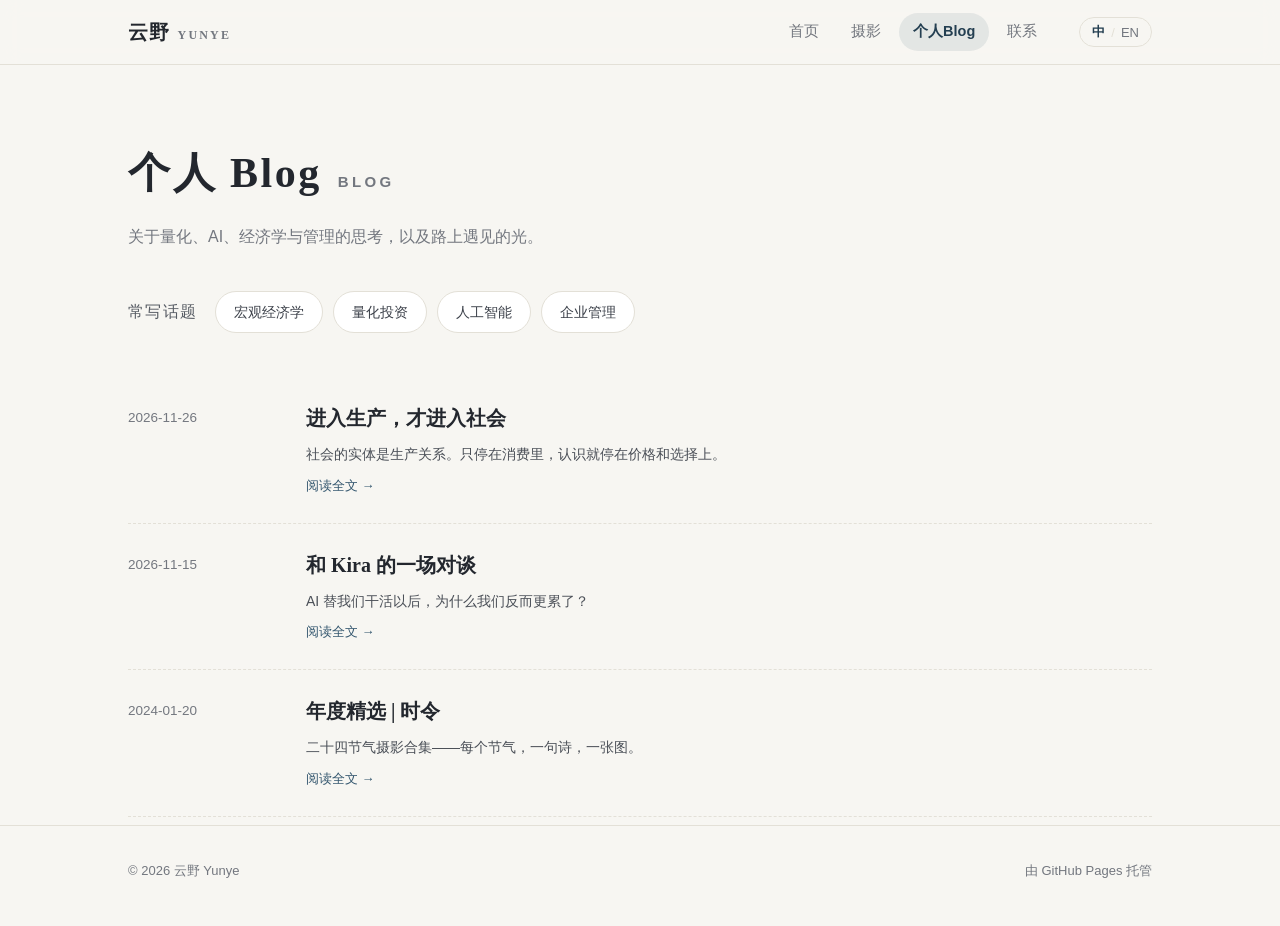
<file: blog.html>
<!DOCTYPE html>
<html lang="zh-CN">
<head>
  <meta charset="UTF-8">
  <meta name="viewport" content="width=device-width, initial-scale=1.0">
  <title>个人Blog · 云野 Yunye</title>
  <meta name="description" content="云野的个人博客——量化、AI、经济学与管理的思考记录。">
  <link rel="icon" type="image/svg+xml" href="favicon.svg">
  <link rel="stylesheet" href="assets/css/style.css">
</head>
<body data-title-key="doc.title.blog">

  <header class="site-header">
    <nav class="nav container">
      <a class="brand" href="index.html">云野<span>Yunye</span></a>
      <ul class="nav-links">
        <li><a href="index.html" data-i18n="nav.home"></a></li>
        <li><a href="photography.html" data-i18n="nav.photography"></a></li>
        <li><a href="blog.html" data-i18n="nav.blog"></a></li>
        <li><a href="contact.html" data-i18n="nav.contact"></a></li>
      </ul>
      <button class="lang-toggle" type="button"><span class="zh on">中</span><span class="sep">/</span><span class="en">EN</span></button>
    </nav>
  </header>

  <main class="container">
    <div class="page-head">
      <h1><span data-i18n="blog.title"></span><span class="en" data-i18n="blog.title.en"></span></h1>
      <p class="sub" data-i18n="blog.sub"></p>
    </div>

    <div class="blog-topics">
      <span class="topics-label" data-i18n="blog.topics"></span>
      <div class="tags">
        <span class="tag" data-i18n="interest.1"></span>
        <span class="tag" data-i18n="interest.2"></span>
        <span class="tag" data-i18n="interest.3"></span>
        <span class="tag" data-i18n="interest.4"></span>
      </div>
    </div>

    <div id="post-list"></div>

    <div class="empty-state" id="blog-empty">
      <div class="zh" data-i18n="blog.empty"></div>
      <div class="en" data-i18n="blog.empty.en"></div>
    </div>
  </main>

  <footer class="site-footer">
    <div class="container">
      <div>© <span class="footer-year"></span> 云野 Yunye</div>
      <div data-i18n="footer.right"></div>
    </div>
  </footer>

  <script src="assets/js/i18n.js"></script>
  <script src="assets/js/photos.js"></script>
  <script src="assets/js/posts.js?v=20261126"></script>
  <script src="assets/js/main.js"></script>
</body>
</html>
</file>
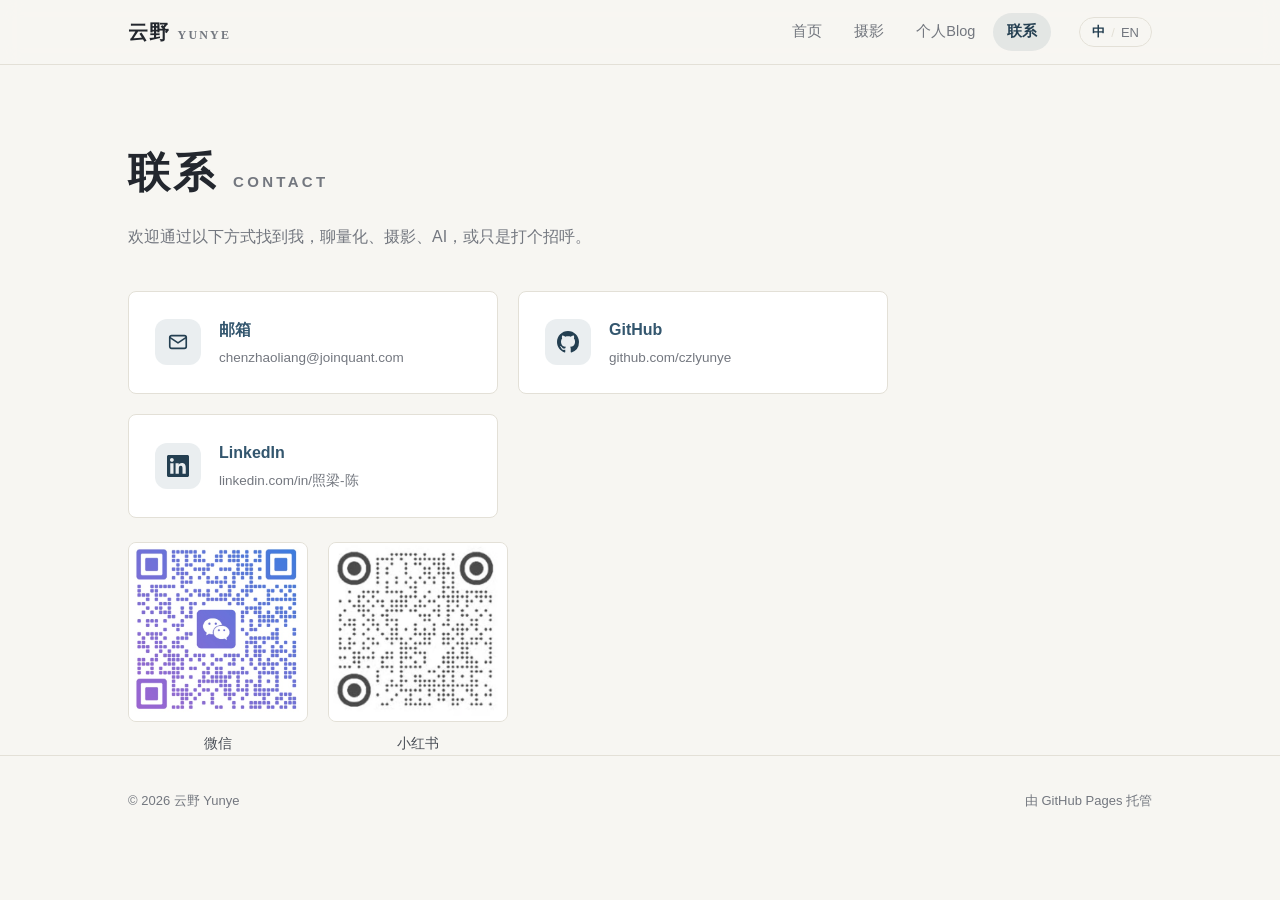
<file: contact.html>
<!DOCTYPE html>
<html lang="zh-CN">
<head>
  <meta charset="UTF-8">
  <meta name="viewport" content="width=device-width, initial-scale=1.0">
  <title>联系 · 云野 Yunye</title>
  <meta name="description" content="联系云野——邮箱、GitHub、微信、小红书。">
  <link rel="icon" type="image/svg+xml" href="favicon.svg">
  <link rel="stylesheet" href="assets/css/style.css">
</head>
<body data-title-key="doc.title.contact">

  <header class="site-header">
    <nav class="nav container">
      <a class="brand" href="index.html">云野<span>Yunye</span></a>
      <ul class="nav-links">
        <li><a href="index.html" data-i18n="nav.home"></a></li>
        <li><a href="photography.html" data-i18n="nav.photography"></a></li>
        <li><a href="blog.html" data-i18n="nav.blog"></a></li>
        <li><a href="contact.html" data-i18n="nav.contact"></a></li>
      </ul>
      <button class="lang-toggle" type="button"><span class="zh on">中</span><span class="sep">/</span><span class="en">EN</span></button>
    </nav>
  </header>

  <main class="container">
    <div class="page-head">
      <h1><span data-i18n="contact.title"></span><span class="en" data-i18n="contact.title.en"></span></h1>
      <p class="sub" data-i18n="contact.intro"></p>
    </div>

    <div class="contact-grid">
      <a class="contact-card" href="mailto:chenzhaoliang@joinquant.com">
        <div class="icon">
          <svg width="22" height="22" viewBox="0 0 24 24" fill="none" stroke="currentColor" stroke-width="1.8" stroke-linecap="round" stroke-linejoin="round"><rect x="3" y="5" width="18" height="14" rx="2"/><path d="M3 7l9 6 9-6"/></svg>
        </div>
        <div>
          <h3 data-i18n="contact.email"></h3>
          <div class="val">chenzhaoliang@joinquant.com</div>
        </div>
      </a>
      <a class="contact-card" href="https://github.com/czlyunye" target="_blank" rel="noopener">
        <div class="icon">
          <svg width="22" height="22" viewBox="0 0 16 16" fill="currentColor"><path d="M8 0C3.58 0 0 3.58 0 8c0 3.54 2.29 6.53 5.47 7.59.4.07.55-.17.55-.38 0-.19-.01-.82-.01-1.49-2.01.37-2.53-.49-2.69-.94-.09-.23-.48-.94-.82-1.13-.28-.15-.68-.52-.01-.53.63-.01 1.08.58 1.23.82.72 1.21 1.87.87 2.33.66.07-.52.28-.87.51-1.07-1.78-.2-3.64-.89-3.64-3.95 0-.87.31-1.59.82-2.15-.08-.2-.36-1.02.08-2.12 0 0 .67-.21 2.2.82.64-.18 1.32-.27 2-.27s1.36.09 2 .27c1.53-1.04 2.2-.82 2.2-.82.44 1.1.16 1.92.08 2.12.51.56.82 1.27.82 2.15 0 3.07-1.87 3.75-3.65 3.95.29.25.54.73.54 1.48 0 1.07-.01 1.93-.01 2.2 0 .21.15.46.55.38A8.01 8.01 0 0 0 16 8c0-4.42-3.58-8-8-8z"/></svg>
        </div>
        <div>
          <h3>GitHub</h3>
          <div class="val">github.com/czlyunye</div>
        </div>
      </a>
      <a class="contact-card" href="https://www.linkedin.com/in/%E7%85%A7%E6%A2%81-%E9%99%88-468342394/" target="_blank" rel="noopener">
        <div class="icon">
          <svg width="22" height="22" viewBox="0 0 24 24" fill="currentColor"><path d="M20.447 20.452h-3.554v-5.569c0-1.328-.027-3.037-1.852-3.037-1.853 0-2.136 1.445-2.136 2.939v5.667H9.351V9h3.414v1.561h.046c.477-.9 1.637-1.85 3.37-1.85 3.601 0 4.267 2.37 4.267 5.455v6.286zM5.337 7.433c-1.144 0-2.063-.926-2.063-2.065 0-1.138.92-2.063 2.063-2.063 1.14 0 2.064.925 2.064 2.063 0 1.139-.925 2.065-2.064 2.065zm1.782 13.019H3.555V9h3.564v11.452zM22.225 0H1.771C.792 0 0 .774 0 1.729v20.542C0 23.227.792 24 1.771 24h20.451C23.2 24 24 23.227 24 22.271V1.729C24 .774 23.2 0 22.222 0h.003z"/></svg>
        </div>
        <div>
          <h3>LinkedIn</h3>
          <div class="val">linkedin.com/in/照梁-陈</div>
        </div>
      </a>
    </div>

    <div class="qr-grid">
      <div class="qr-item" data-qr="images/contact/wechat-qr.jpg">
        <div class="qr-box"><span data-i18n="contact.qr.empty"></span></div>
        <div class="label" data-i18n="contact.qr.wechat"></div>
      </div>
      <div class="qr-item" data-qr="images/contact/xhs-qr.jpg">
        <div class="qr-box"><span data-i18n="contact.qr.empty"></span></div>
        <div class="label" data-i18n="contact.qr.xhs"></div>
      </div>
    </div>
  </main>

  <footer class="site-footer">
    <div class="container">
      <div>© <span class="footer-year"></span> 云野 Yunye</div>
      <div data-i18n="footer.right"></div>
    </div>
  </footer>

  <script src="assets/js/i18n.js"></script>
  <script src="assets/js/photos.js"></script>
  <script src="assets/js/main.js"></script>
</body>
</html>
</file>
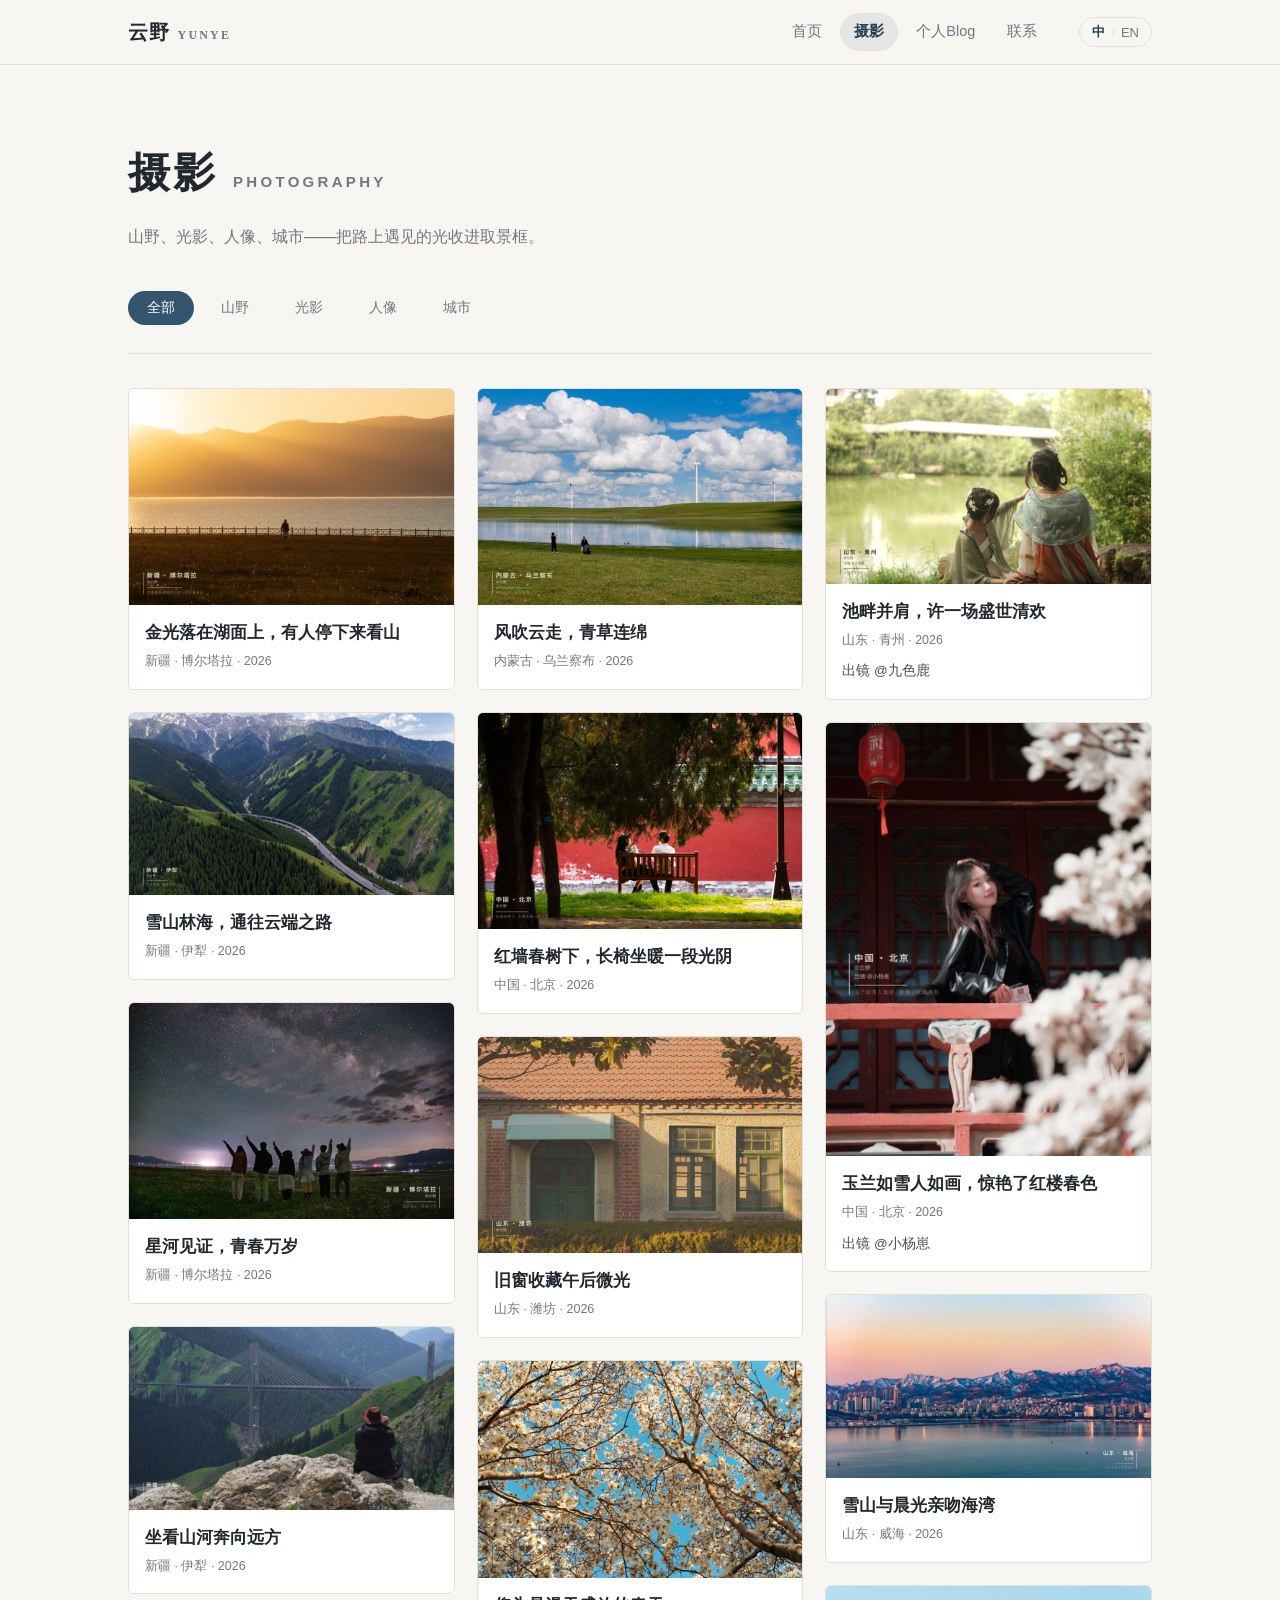
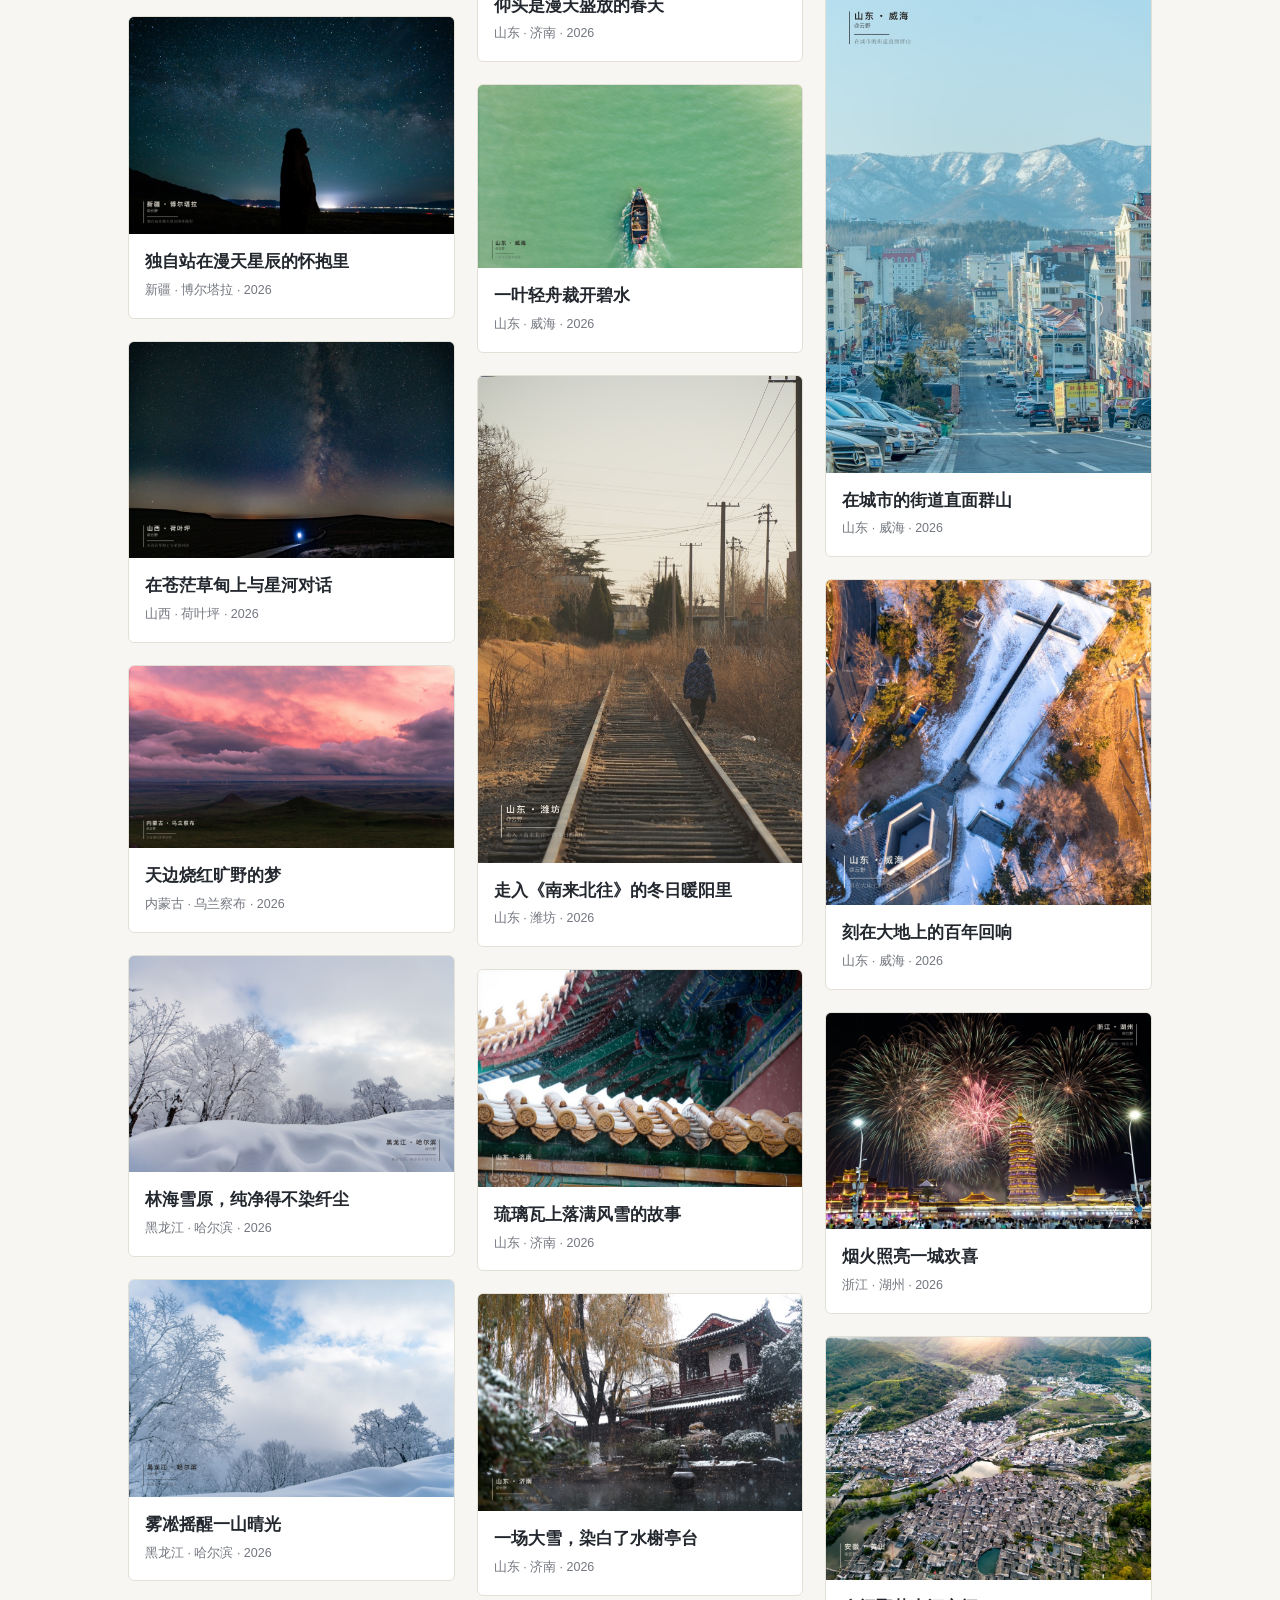
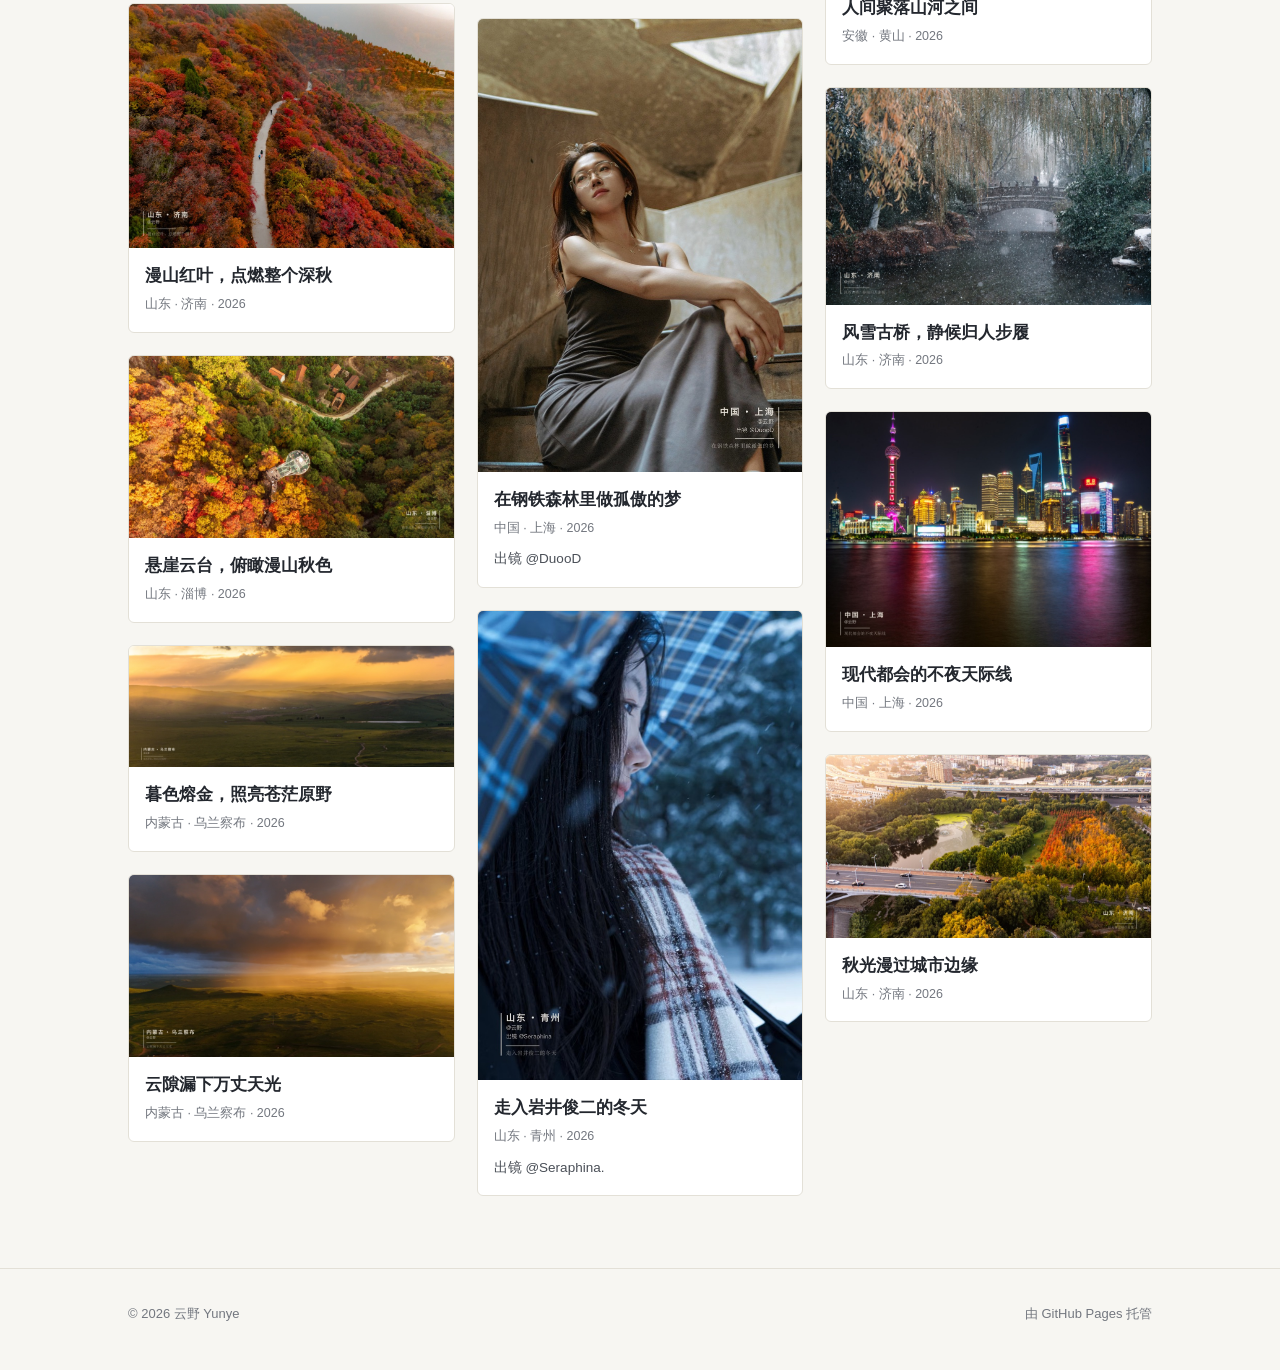
<file: photography.html>
<!DOCTYPE html>
<html lang="zh-CN">
<head>
  <meta charset="UTF-8">
  <meta name="viewport" content="width=device-width, initial-scale=1.0">
  <title>摄影 · 云野 Yunye</title>
  <meta name="description" content="云野的摄影画廊——山野、光影、人像、城市。">
  <link rel="icon" type="image/svg+xml" href="favicon.svg">
  <link rel="stylesheet" href="assets/css/style.css">
</head>
<body data-title-key="doc.title.photography">

  <header class="site-header">
    <nav class="nav container">
      <a class="brand" href="index.html">云野<span>Yunye</span></a>
      <ul class="nav-links">
        <li><a href="index.html" data-i18n="nav.home"></a></li>
        <li><a href="photography.html" data-i18n="nav.photography"></a></li>
        <li><a href="blog.html" data-i18n="nav.blog"></a></li>
        <li><a href="contact.html" data-i18n="nav.contact"></a></li>
      </ul>
      <button class="lang-toggle" type="button"><span class="zh on">中</span><span class="sep">/</span><span class="en">EN</span></button>
    </nav>
  </header>

  <main class="container">
    <div class="page-head">
      <h1><span data-i18n="photo.title"></span><span class="en" data-i18n="photo.title.en"></span></h1>
      <p class="sub" data-i18n="photo.sub"></p>
    </div>

    <div class="filter-bar"></div>
    <div class="gallery"></div>
  </main>

  <footer class="site-footer">
    <div class="container">
      <div>© <span class="footer-year"></span> 云野 Yunye</div>
      <div data-i18n="footer.right"></div>
    </div>
  </footer>

  <script src="assets/js/i18n.js"></script>
  <script src="assets/js/photos.js"></script>
  <script src="assets/js/main.js"></script>
</body>
</html>
</file>
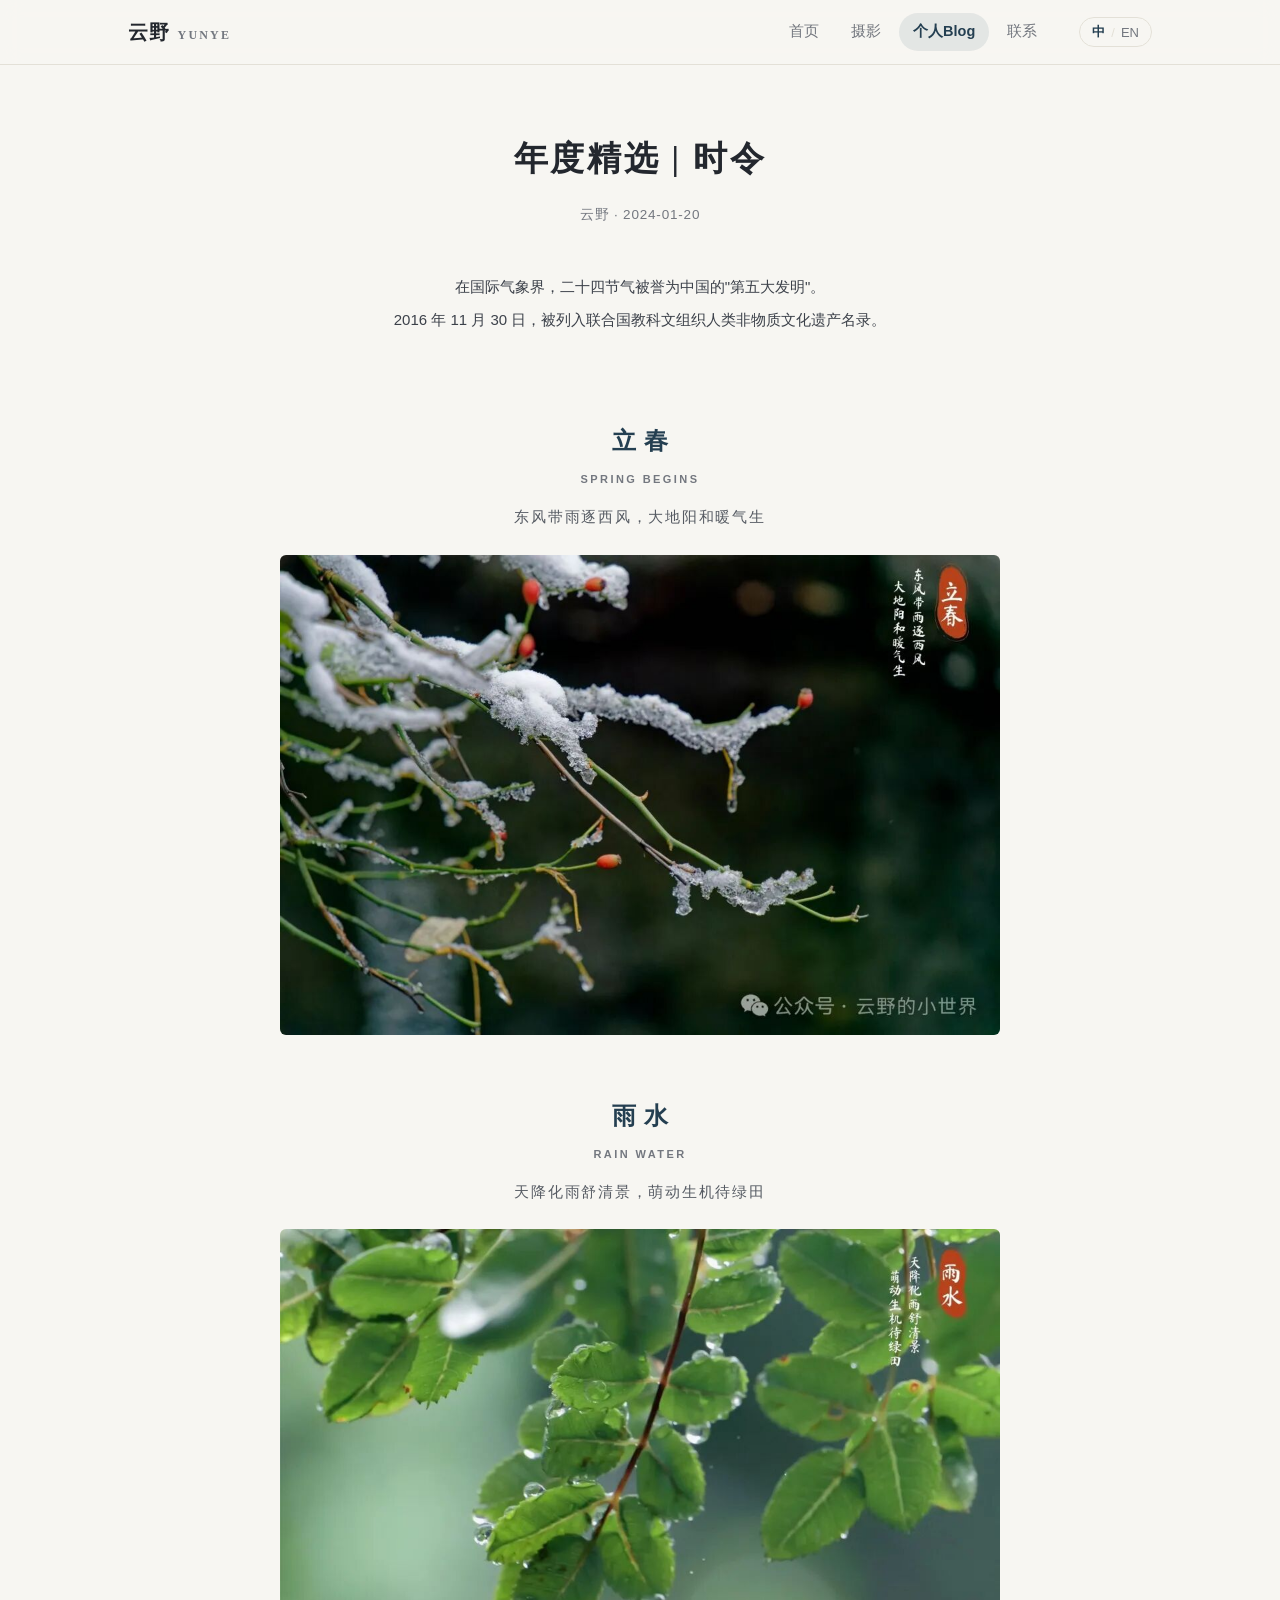
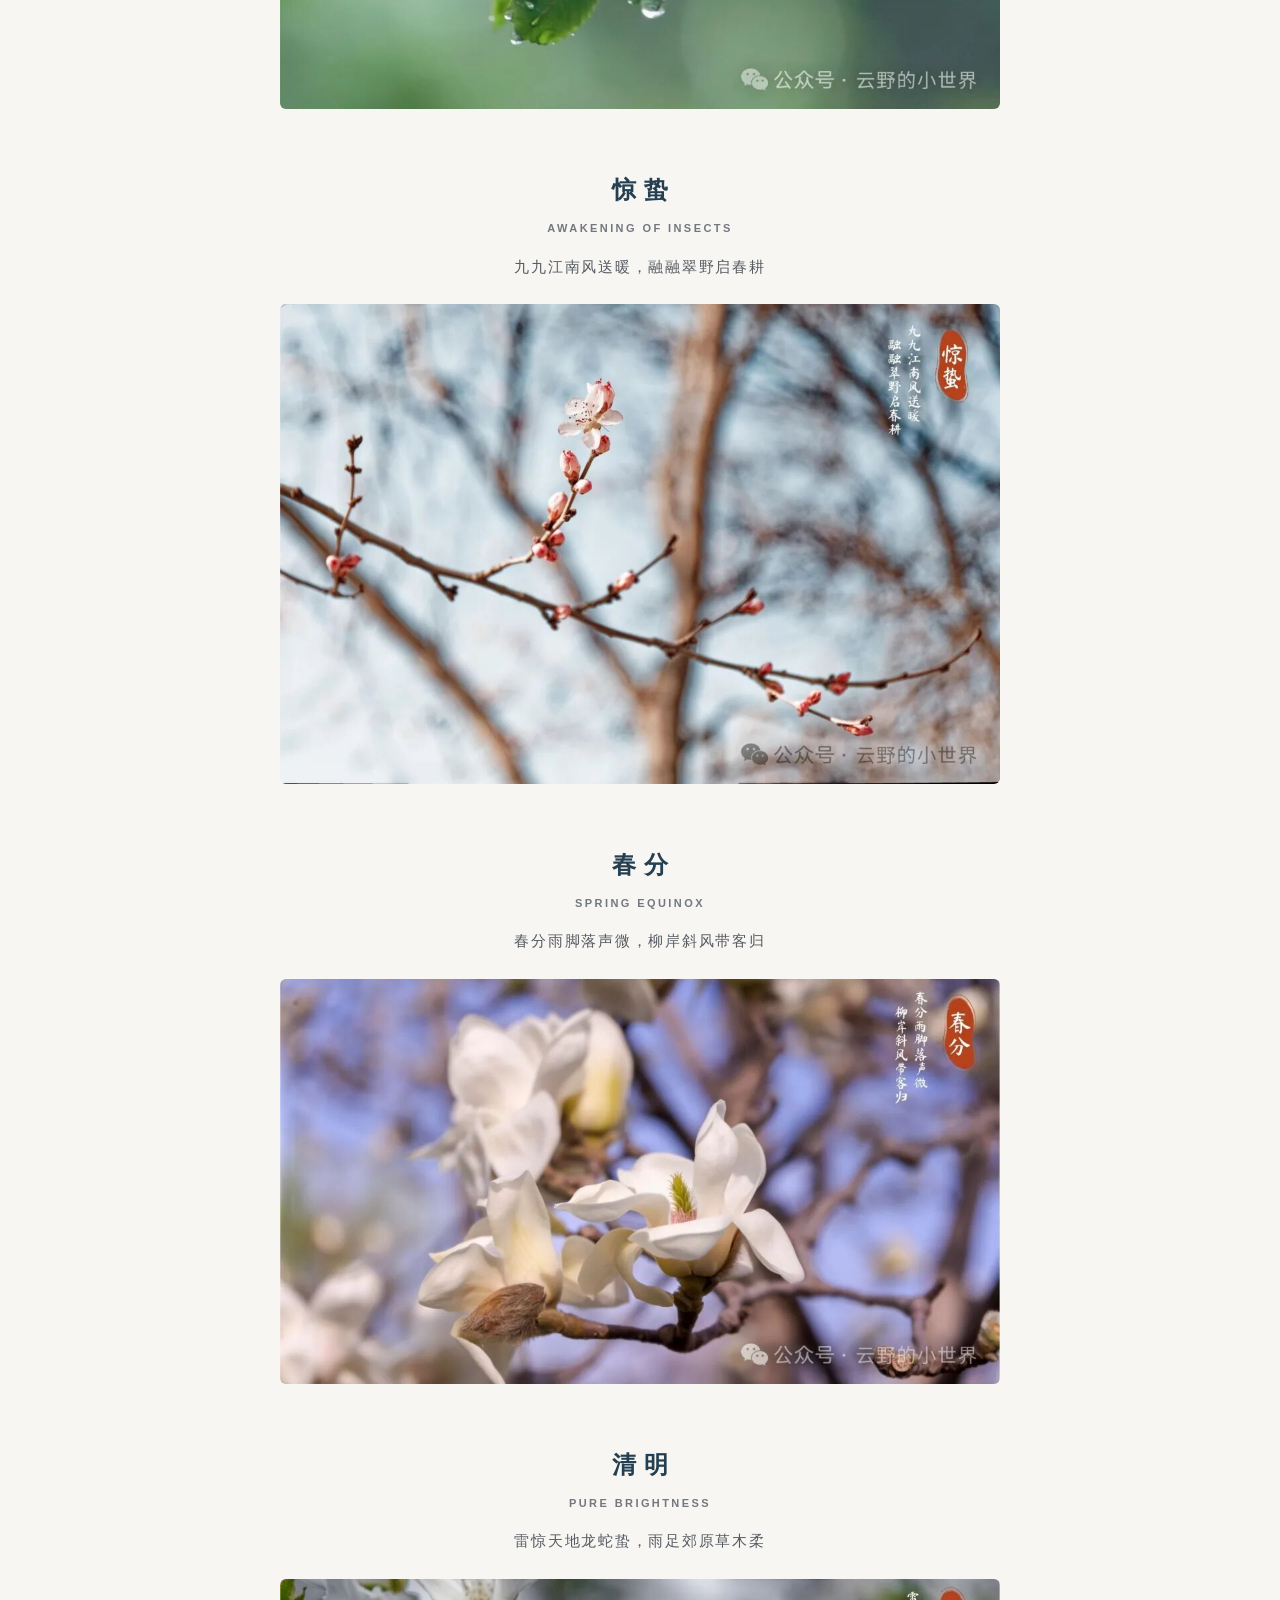
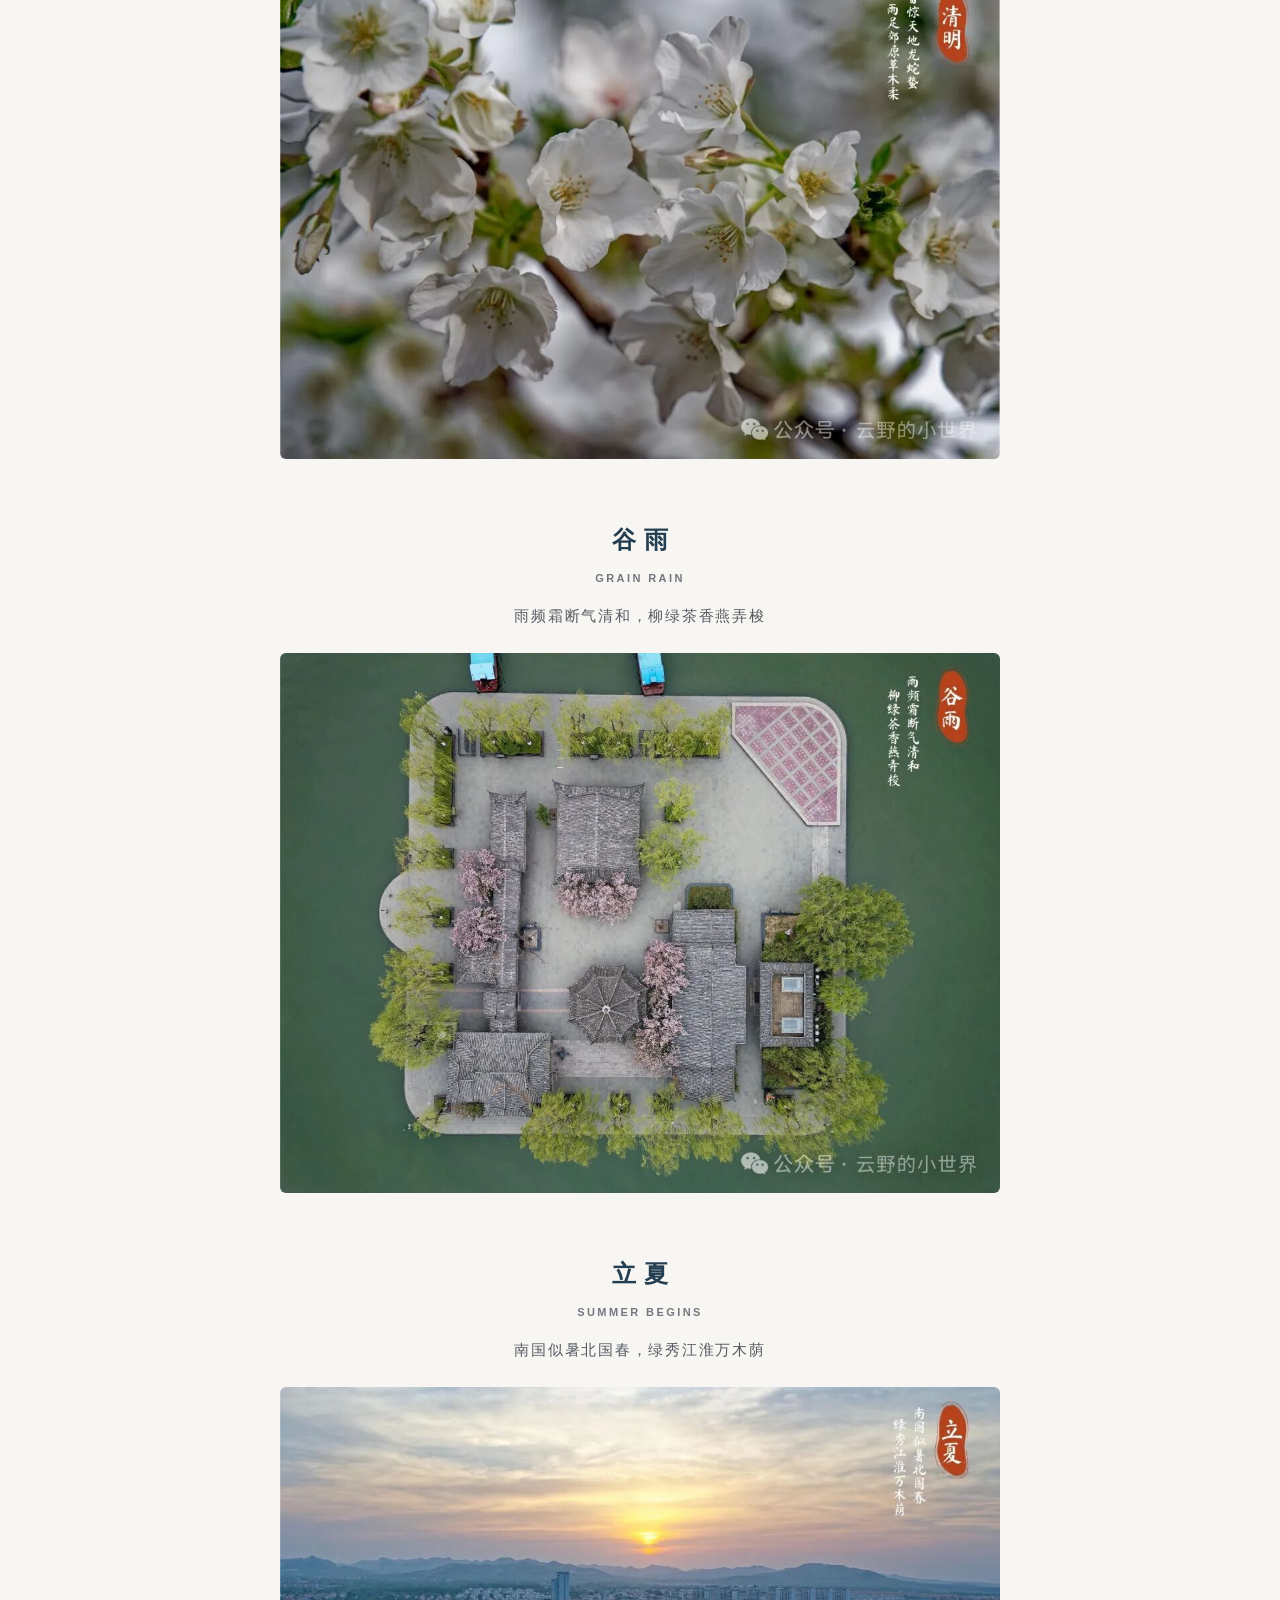
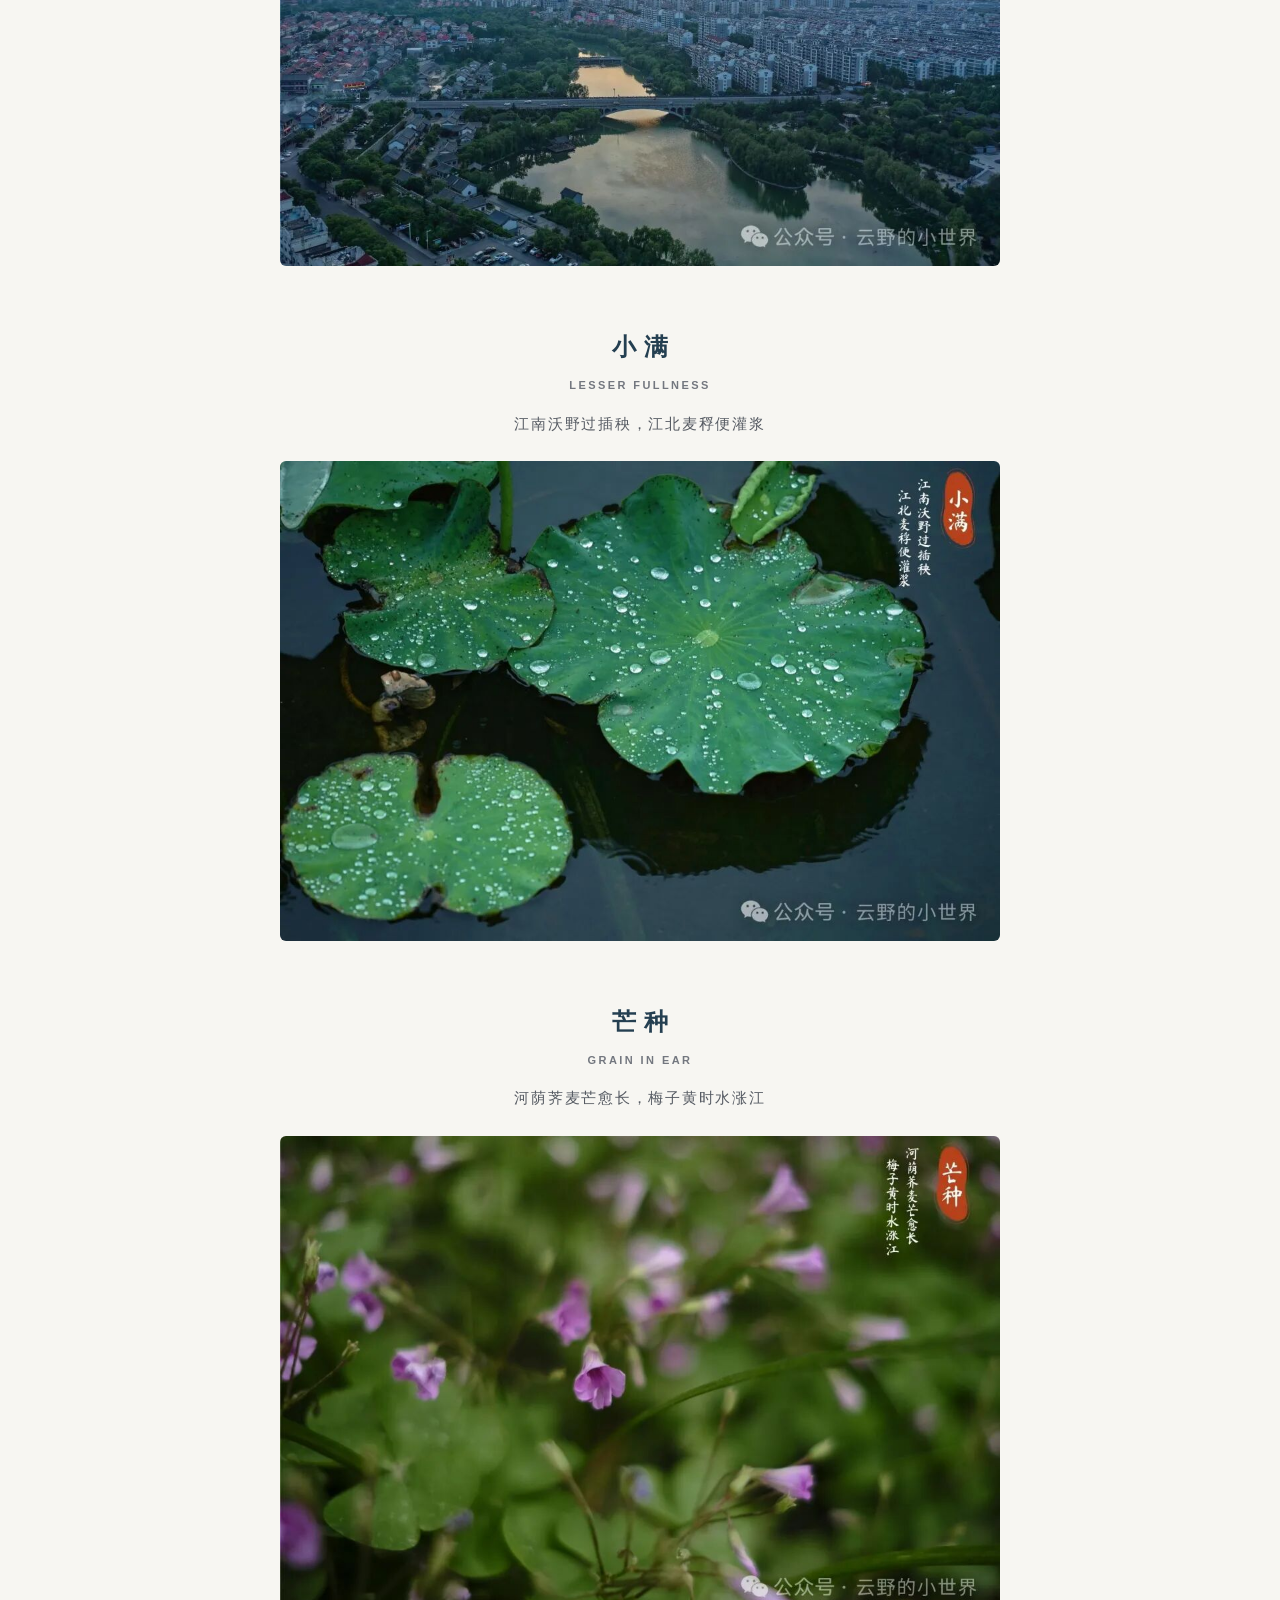
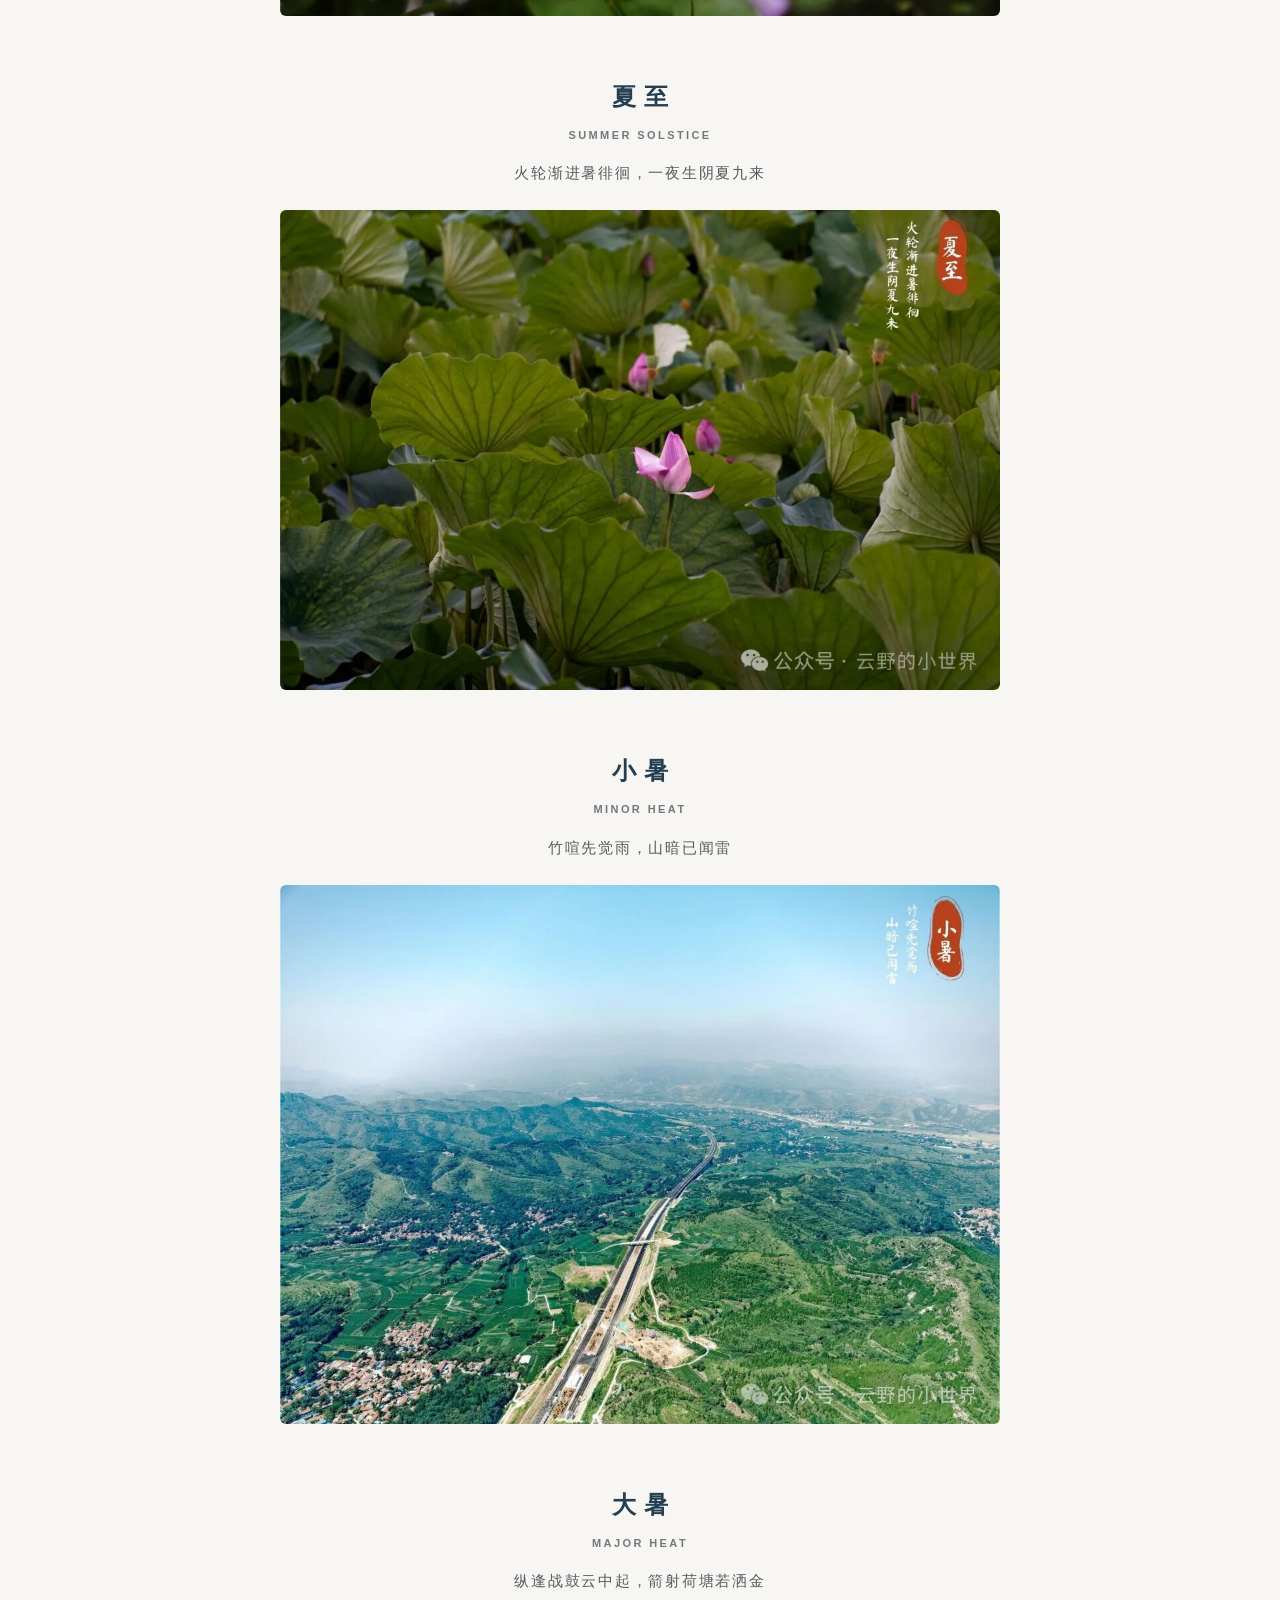
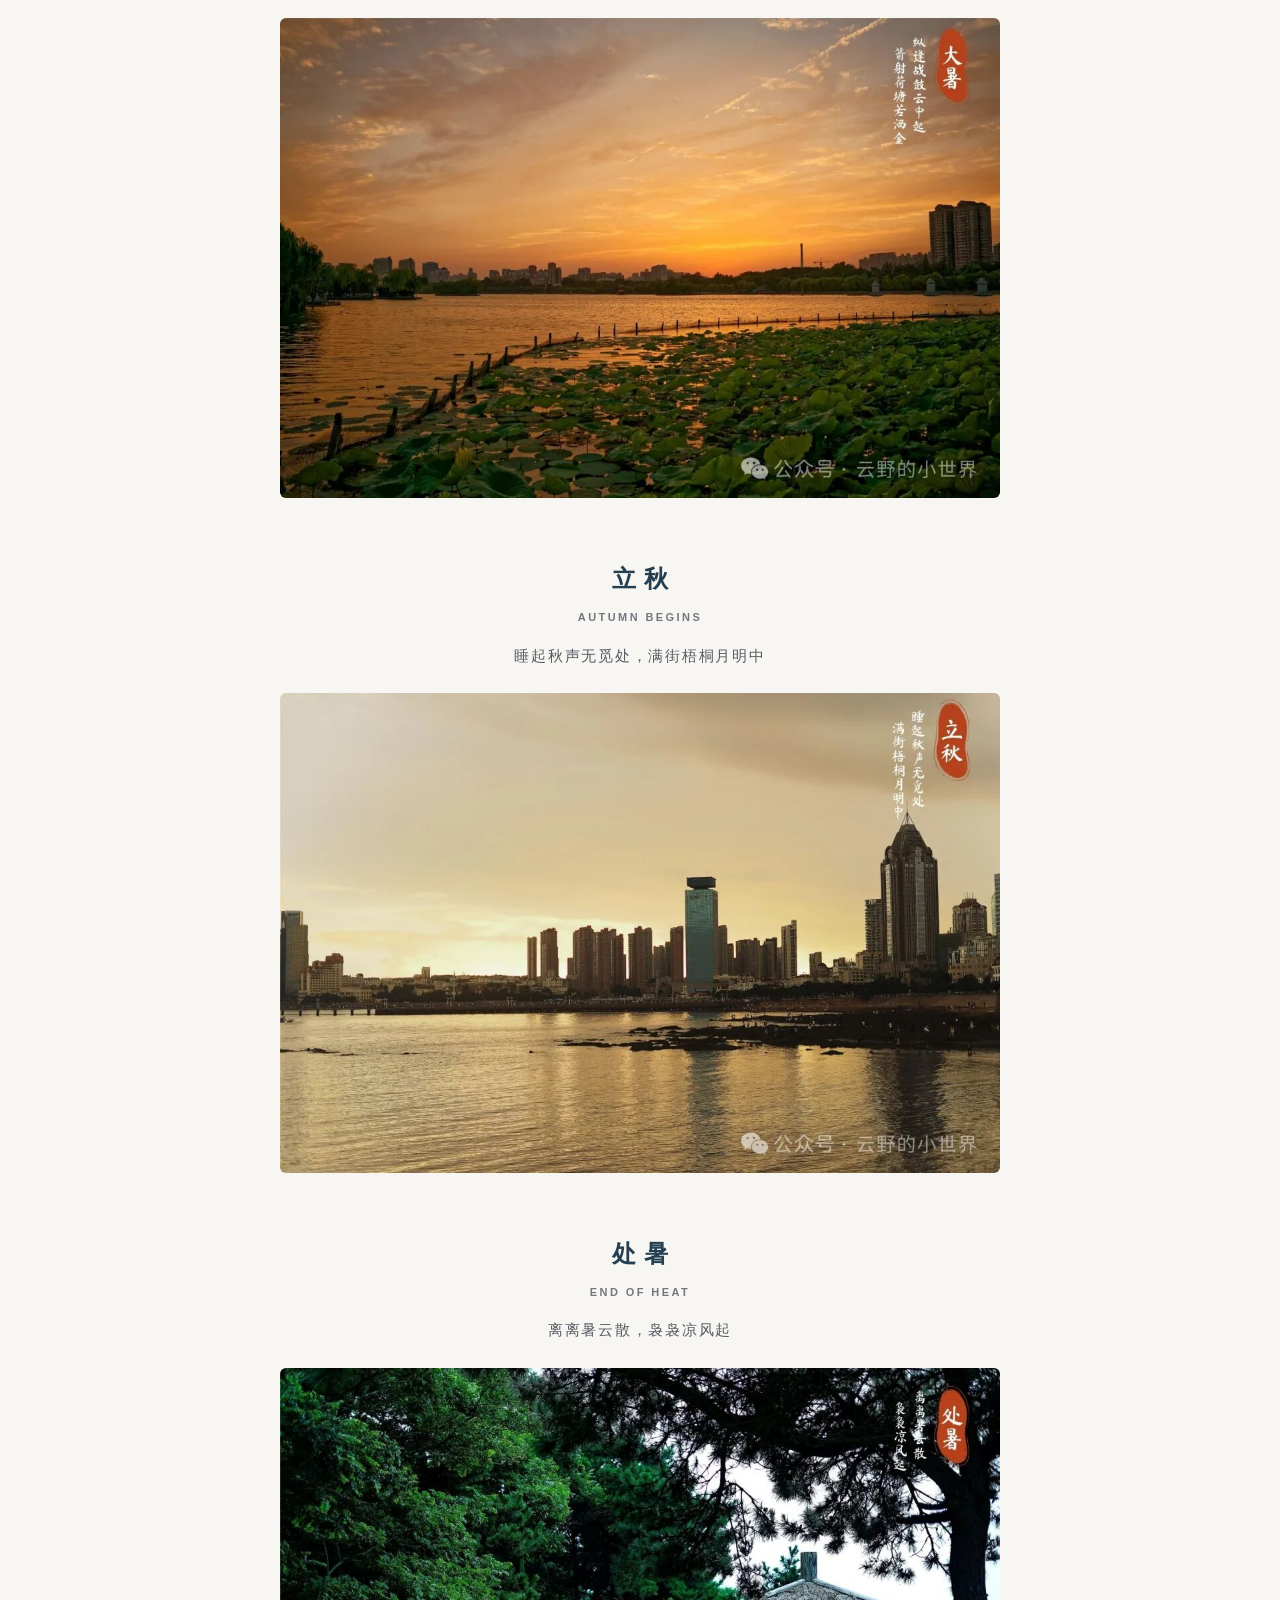
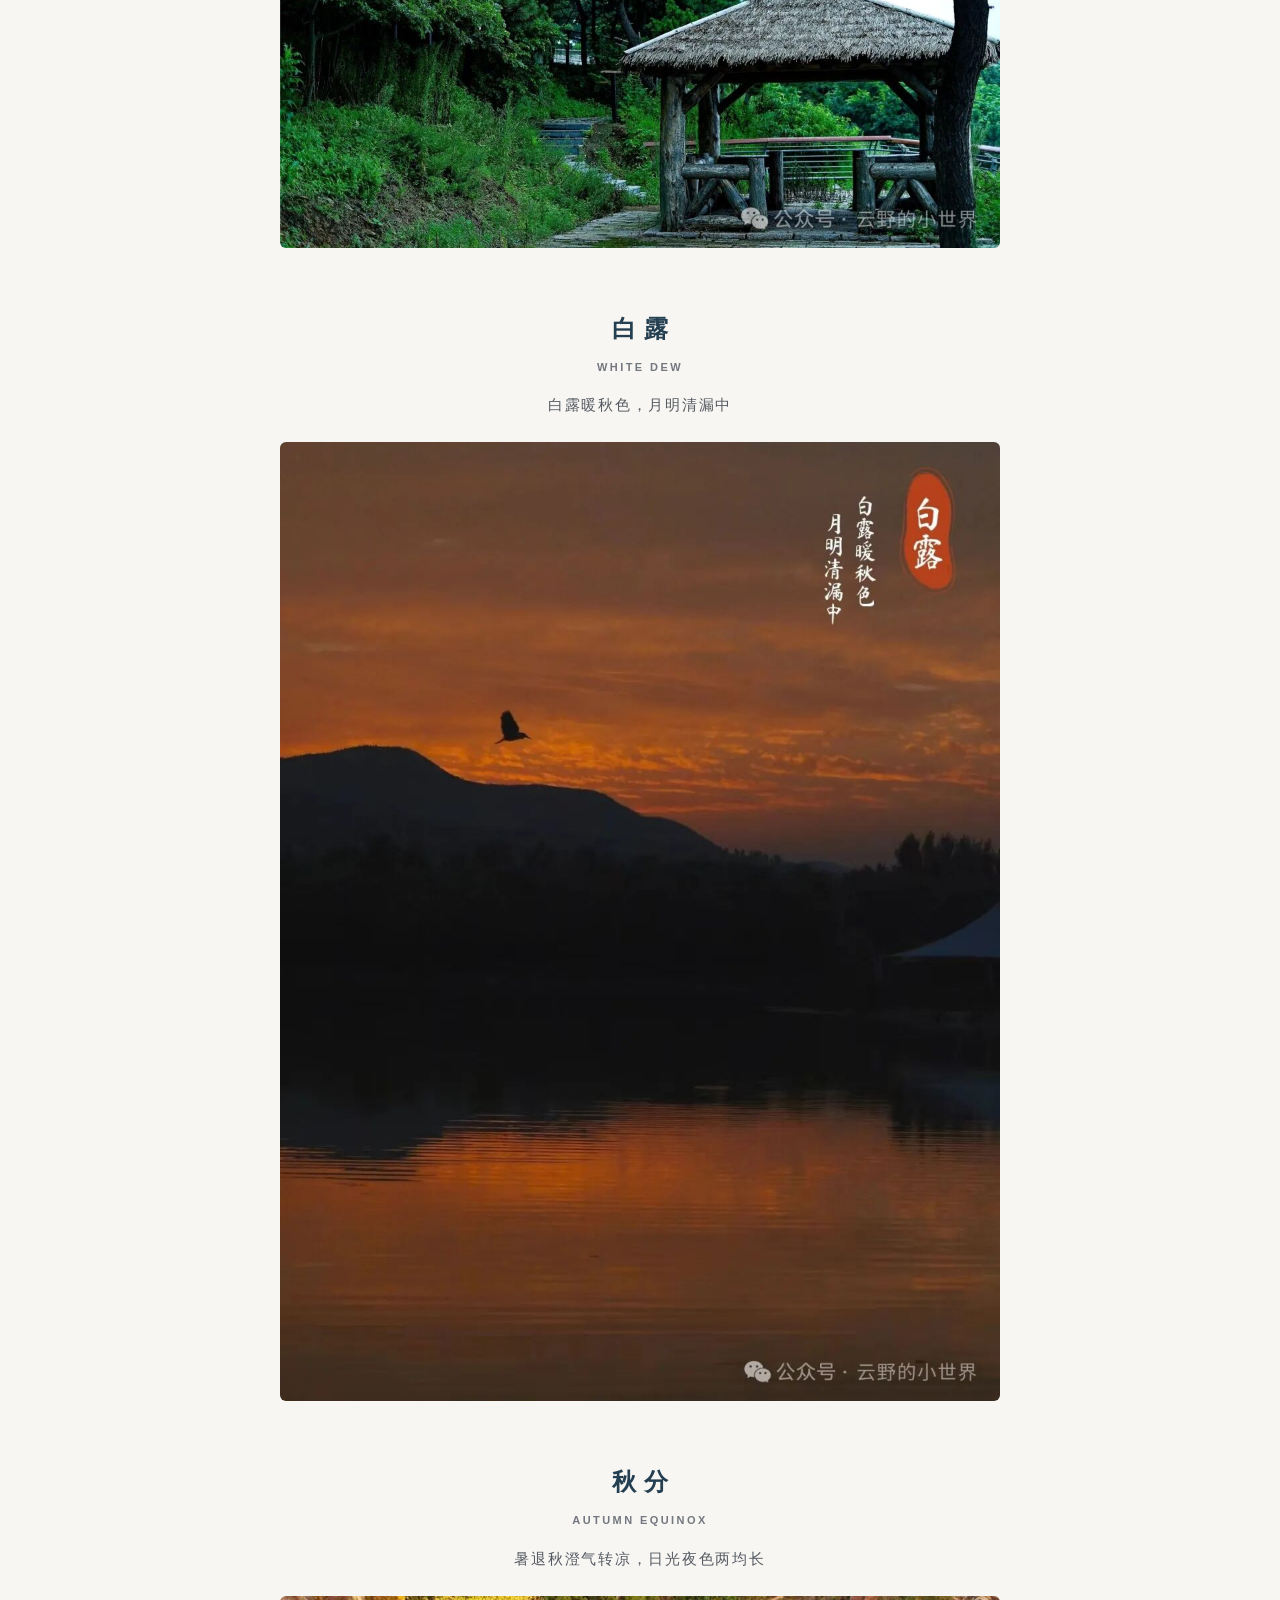
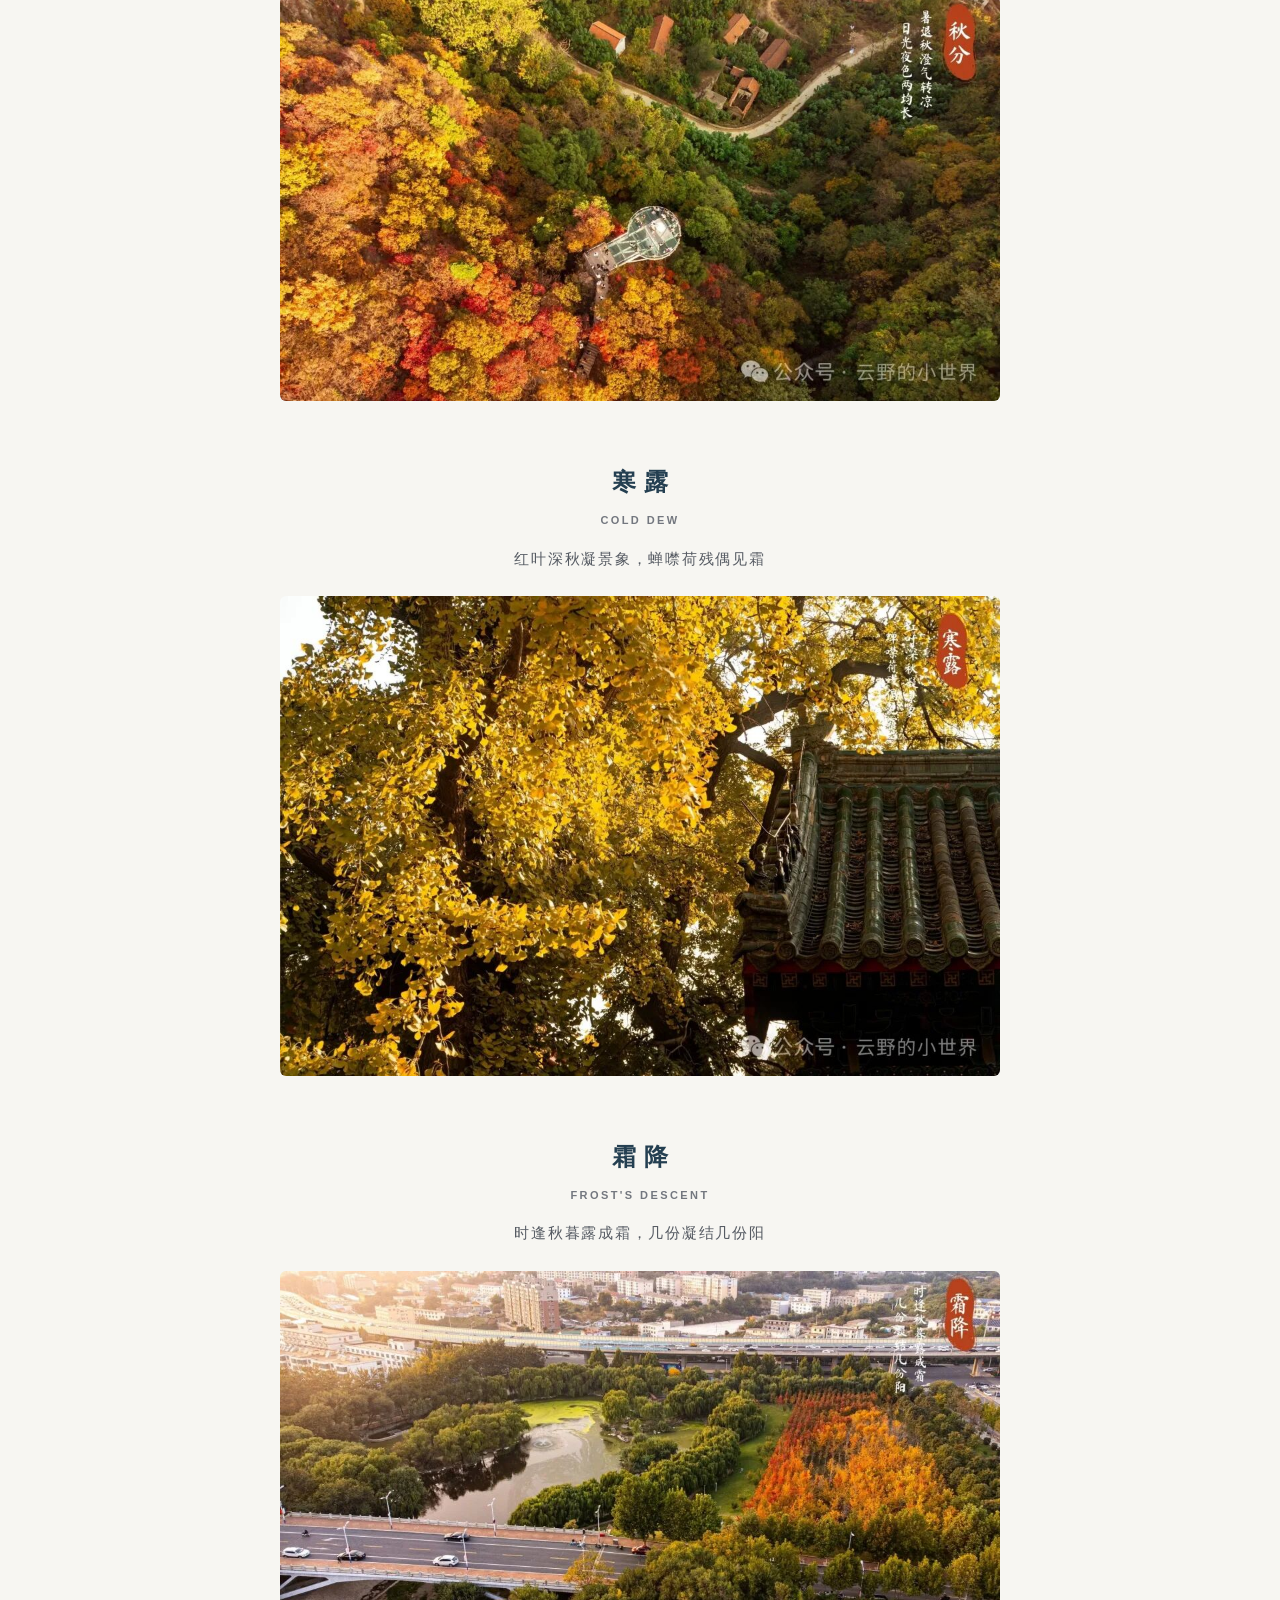
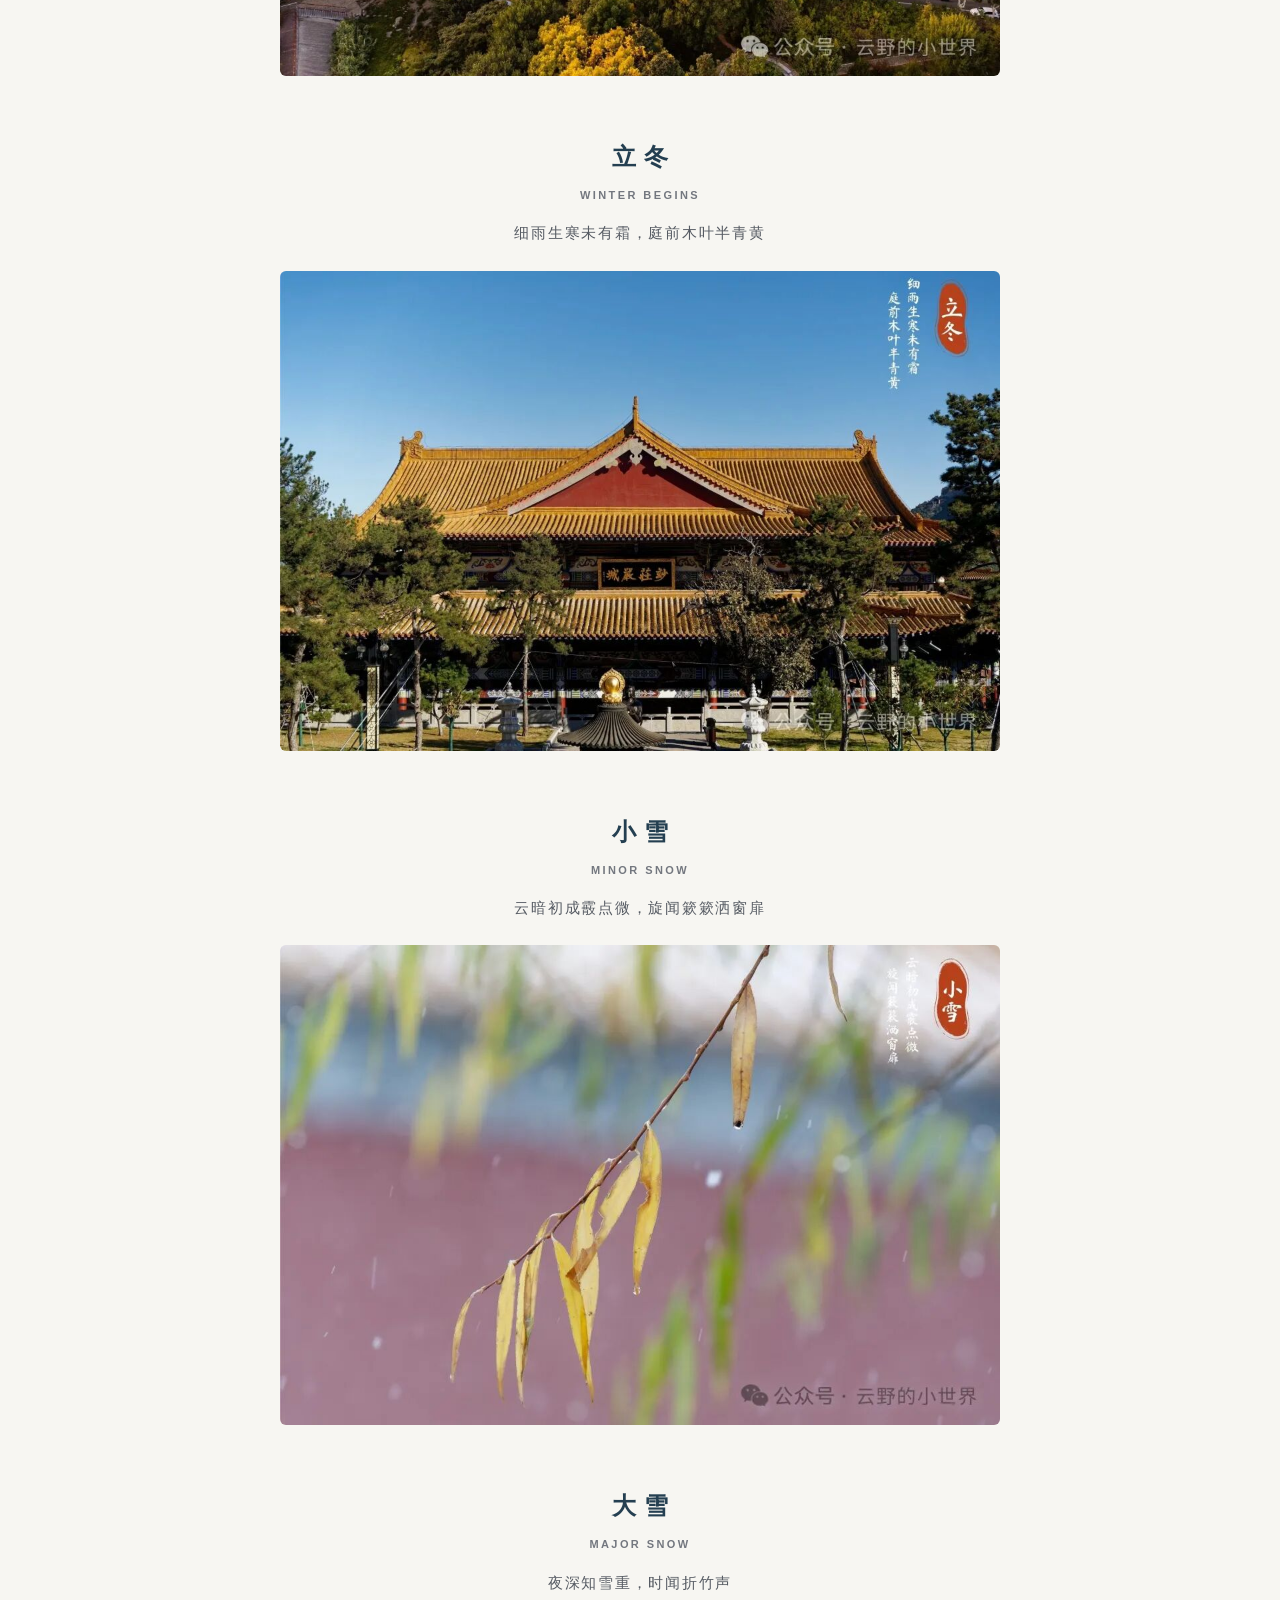
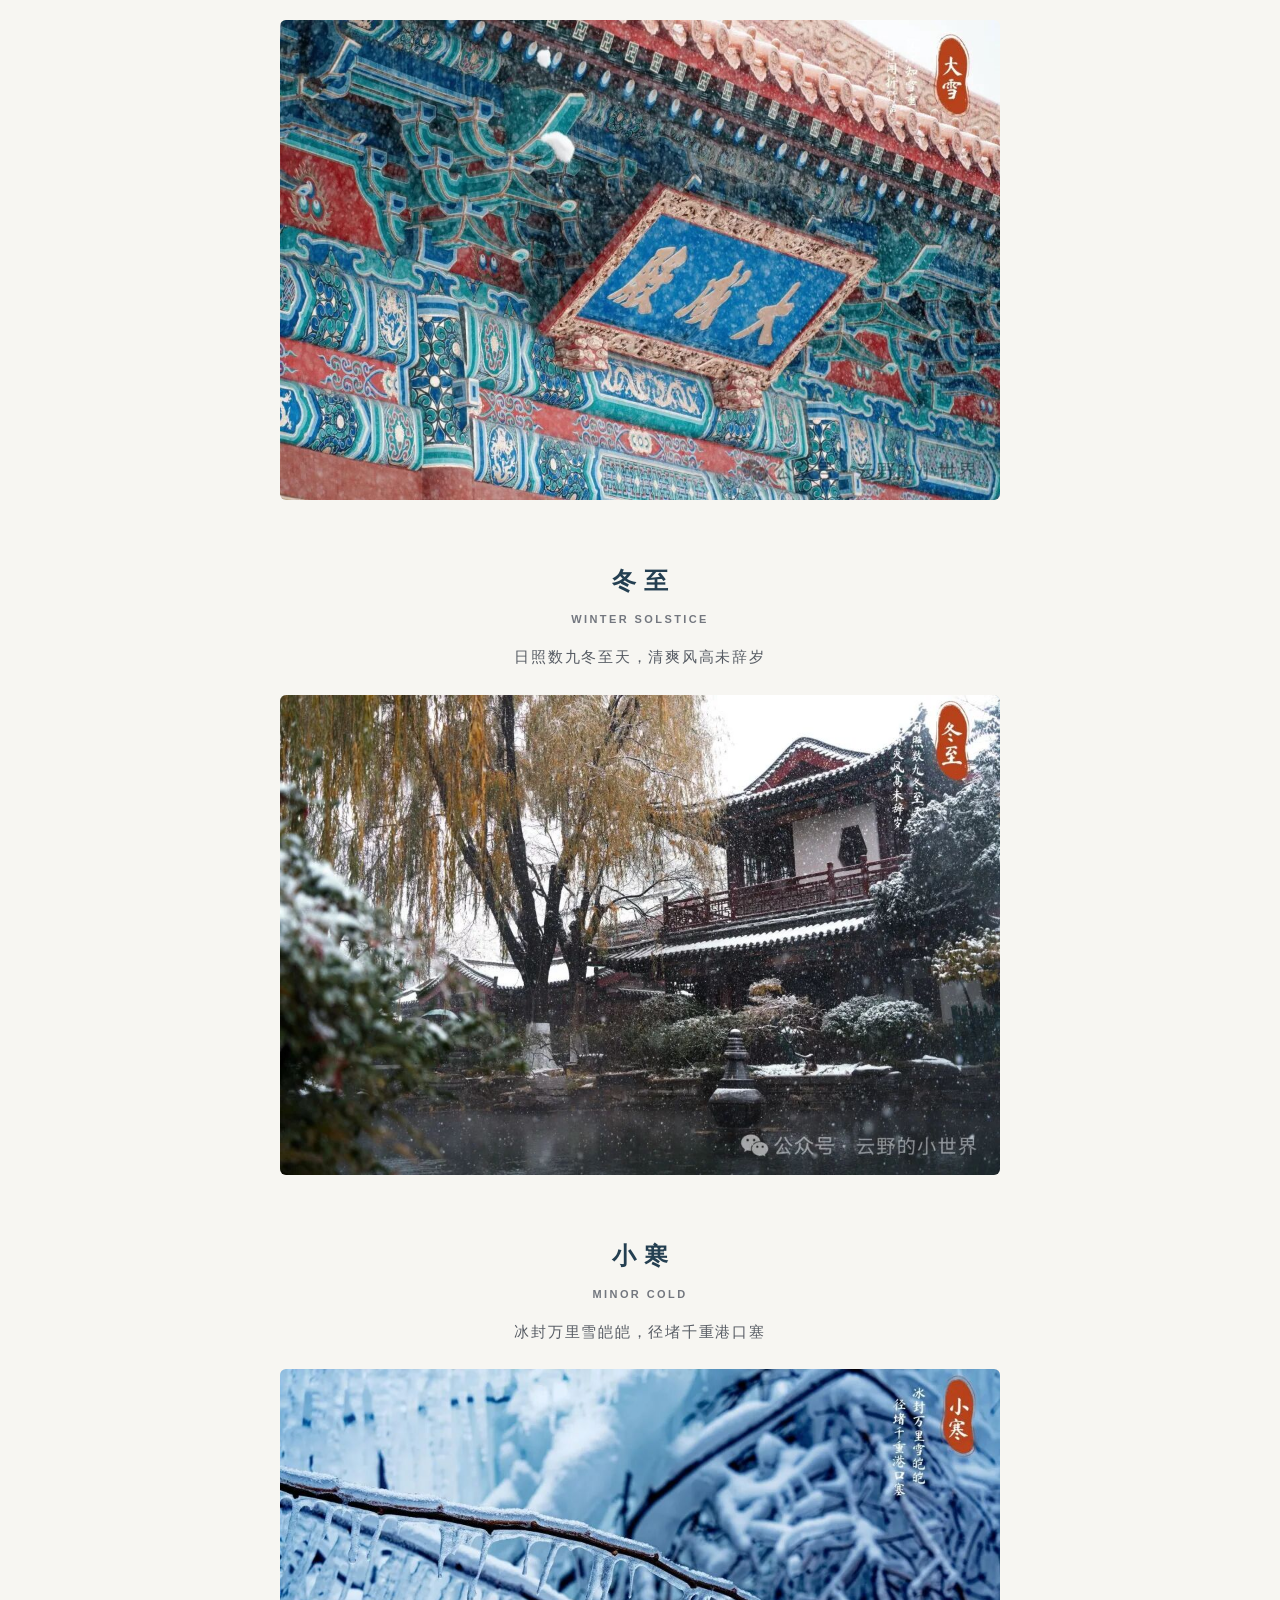
<file: posts/2024-01-20-shiling.html>
<!DOCTYPE html>
<html lang="zh-CN">
<head>
  <meta charset="UTF-8">
  <meta name="viewport" content="width=device-width, initial-scale=1.0">
  <title>年度精选 | 时令 · 云野 Yunye</title>
  <meta name="description" content="二十四节气摄影合集——每个节气，一句诗，一张图。">
  <link rel="icon" type="image/svg+xml" href="../favicon.svg">
  <link rel="stylesheet" href="../assets/css/style.css">
</head>
<body>

  <header class="site-header">
    <nav class="nav container">
      <a class="brand" href="../index.html">云野<span>Yunye</span></a>
      <ul class="nav-links">
        <li><a href="../index.html" data-i18n="nav.home"></a></li>
        <li><a href="../photography.html" data-i18n="nav.photography"></a></li>
        <li><a href="../blog.html" data-i18n="nav.blog"></a></li>
        <li><a href="../contact.html" data-i18n="nav.contact"></a></li>
      </ul>
      <button class="lang-toggle" type="button"><span class="zh on">中</span><span class="sep">/</span><span class="en">EN</span></button>
    </nav>
  </header>

  <main class="container">
    <article class="article">
      <header class="article-head">
        <h1>年度精选 | 时令</h1>
        <div class="article-meta">云野 · 2024-01-20</div>
      </header>

      <div class="article-intro">
        <p>在国际气象界，二十四节气被誉为中国的"第五大发明"。</p>
        <p>2016 年 11 月 30 日，被列入联合国教科文组织人类非物质文化遗产名录。</p>
      </div>

      <section class="term-block">
        <h2 class="term-name">立春<span class="en">Spring Begins</span></h2>
        <p class="term-verse">东风带雨逐西风，大地阳和暖气生</p>
        <img src="../images/blog/shiling/01.jpg" alt="立春 · 东风带雨逐西风，大地阳和暖气生" loading="lazy">
      </section>

      <section class="term-block">
        <h2 class="term-name">雨水<span class="en">Rain Water</span></h2>
        <p class="term-verse">天降化雨舒清景，萌动生机待绿田</p>
        <img src="../images/blog/shiling/02.jpg" alt="雨水 · 天降化雨舒清景，萌动生机待绿田" loading="lazy">
      </section>

      <section class="term-block">
        <h2 class="term-name">惊蛰<span class="en">Awakening of Insects</span></h2>
        <p class="term-verse">九九江南风送暖，融融翠野启春耕</p>
        <img src="../images/blog/shiling/03.jpg" alt="惊蛰 · 九九江南风送暖，融融翠野启春耕" loading="lazy">
      </section>

      <section class="term-block">
        <h2 class="term-name">春分<span class="en">Spring Equinox</span></h2>
        <p class="term-verse">春分雨脚落声微，柳岸斜风带客归</p>
        <img src="../images/blog/shiling/04.jpg" alt="春分 · 春分雨脚落声微，柳岸斜风带客归" loading="lazy">
      </section>

      <section class="term-block">
        <h2 class="term-name">清明<span class="en">Pure Brightness</span></h2>
        <p class="term-verse">雷惊天地龙蛇蛰，雨足郊原草木柔</p>
        <img src="../images/blog/shiling/05.jpg" alt="清明 · 雷惊天地龙蛇蛰，雨足郊原草木柔" loading="lazy">
      </section>

      <section class="term-block">
        <h2 class="term-name">谷雨<span class="en">Grain Rain</span></h2>
        <p class="term-verse">雨频霜断气清和，柳绿茶香燕弄梭</p>
        <img src="../images/blog/shiling/06.jpg" alt="谷雨 · 雨频霜断气清和，柳绿茶香燕弄梭" loading="lazy">
      </section>

      <section class="term-block">
        <h2 class="term-name">立夏<span class="en">Summer Begins</span></h2>
        <p class="term-verse">南国似暑北国春，绿秀江淮万木荫</p>
        <img src="../images/blog/shiling/07.jpg" alt="立夏 · 南国似暑北国春，绿秀江淮万木荫" loading="lazy">
      </section>

      <section class="term-block">
        <h2 class="term-name">小满<span class="en">Lesser Fullness</span></h2>
        <p class="term-verse">江南沃野过插秧，江北麦稃便灌浆</p>
        <img src="../images/blog/shiling/08.jpg" alt="小满 · 江南沃野过插秧，江北麦稃便灌浆" loading="lazy">
      </section>

      <section class="term-block">
        <h2 class="term-name">芒种<span class="en">Grain in Ear</span></h2>
        <p class="term-verse">河荫荠麦芒愈长，梅子黄时水涨江</p>
        <img src="../images/blog/shiling/09.jpg" alt="芒种 · 河荫荠麦芒愈长，梅子黄时水涨江" loading="lazy">
      </section>

      <section class="term-block">
        <h2 class="term-name">夏至<span class="en">Summer Solstice</span></h2>
        <p class="term-verse">火轮渐进暑徘徊，一夜生阴夏九来</p>
        <img src="../images/blog/shiling/10.jpg" alt="夏至 · 火轮渐进暑徘徊，一夜生阴夏九来" loading="lazy">
      </section>

      <section class="term-block">
        <h2 class="term-name">小暑<span class="en">Minor Heat</span></h2>
        <p class="term-verse">竹喧先觉雨，山暗已闻雷</p>
        <img src="../images/blog/shiling/11.jpg" alt="小暑 · 竹喧先觉雨，山暗已闻雷" loading="lazy">
      </section>

      <section class="term-block">
        <h2 class="term-name">大暑<span class="en">Major Heat</span></h2>
        <p class="term-verse">纵逢战鼓云中起，箭射荷塘若洒金</p>
        <img src="../images/blog/shiling/12.jpg" alt="大暑 · 纵逢战鼓云中起，箭射荷塘若洒金" loading="lazy">
      </section>

      <section class="term-block">
        <h2 class="term-name">立秋<span class="en">Autumn Begins</span></h2>
        <p class="term-verse">睡起秋声无觅处，满街梧桐月明中</p>
        <img src="../images/blog/shiling/13.jpg" alt="立秋 · 睡起秋声无觅处，满街梧桐月明中" loading="lazy">
      </section>

      <section class="term-block">
        <h2 class="term-name">处暑<span class="en">End of Heat</span></h2>
        <p class="term-verse">离离暑云散，袅袅凉风起</p>
        <img src="../images/blog/shiling/14.jpg" alt="处暑 · 离离暑云散，袅袅凉风起" loading="lazy">
      </section>

      <section class="term-block">
        <h2 class="term-name">白露<span class="en">White Dew</span></h2>
        <p class="term-verse">白露暖秋色，月明清漏中</p>
        <img src="../images/blog/shiling/15.jpg" alt="白露 · 白露暖秋色，月明清漏中" loading="lazy">
      </section>

      <section class="term-block">
        <h2 class="term-name">秋分<span class="en">Autumn Equinox</span></h2>
        <p class="term-verse">暑退秋澄气转凉，日光夜色两均长</p>
        <img src="../images/blog/shiling/16.jpg" alt="秋分 · 暑退秋澄气转凉，日光夜色两均长" loading="lazy">
      </section>

      <section class="term-block">
        <h2 class="term-name">寒露<span class="en">Cold Dew</span></h2>
        <p class="term-verse">红叶深秋凝景象，蝉噤荷残偶见霜</p>
        <img src="../images/blog/shiling/17.jpg" alt="寒露 · 红叶深秋凝景象，蝉噤荷残偶见霜" loading="lazy">
      </section>

      <section class="term-block">
        <h2 class="term-name">霜降<span class="en">Frost's Descent</span></h2>
        <p class="term-verse">时逢秋暮露成霜，几份凝结几份阳</p>
        <img src="../images/blog/shiling/18.jpg" alt="霜降 · 时逢秋暮露成霜，几份凝结几份阳" loading="lazy">
      </section>

      <section class="term-block">
        <h2 class="term-name">立冬<span class="en">Winter Begins</span></h2>
        <p class="term-verse">细雨生寒未有霜，庭前木叶半青黄</p>
        <img src="../images/blog/shiling/19.jpg" alt="立冬 · 细雨生寒未有霜，庭前木叶半青黄" loading="lazy">
      </section>

      <section class="term-block">
        <h2 class="term-name">小雪<span class="en">Minor Snow</span></h2>
        <p class="term-verse">云暗初成霰点微，旋闻簌簌洒窗扉</p>
        <img src="../images/blog/shiling/20.jpg" alt="小雪 · 云暗初成霰点微，旋闻簌簌洒窗扉" loading="lazy">
      </section>

      <section class="term-block">
        <h2 class="term-name">大雪<span class="en">Major Snow</span></h2>
        <p class="term-verse">夜深知雪重，时闻折竹声</p>
        <img src="../images/blog/shiling/21.jpg" alt="大雪 · 夜深知雪重，时闻折竹声" loading="lazy">
      </section>

      <section class="term-block">
        <h2 class="term-name">冬至<span class="en">Winter Solstice</span></h2>
        <p class="term-verse">日照数九冬至天，清爽风高未辞岁</p>
        <img src="../images/blog/shiling/22.jpg" alt="冬至 · 日照数九冬至天，清爽风高未辞岁" loading="lazy">
      </section>

      <section class="term-block">
        <h2 class="term-name">小寒<span class="en">Minor Cold</span></h2>
        <p class="term-verse">冰封万里雪皑皑，径堵千重港口塞</p>
        <img src="../images/blog/shiling/23.jpg" alt="小寒 · 冰封万里雪皑皑，径堵千重港口塞" loading="lazy">
      </section>

      <section class="term-block">
        <h2 class="term-name">大寒<span class="en">Major Cold</span></h2>
        <p class="term-verse">蜡树银山炫皎光，朔风独啸静三江</p>
        <img src="../images/blog/shiling/24.jpg" alt="大寒 · 蜡树银山炫皎光，朔风独啸静三江" loading="lazy">
      </section>

      <div class="article-outro">
        <p>我们的先民需要仰望多少次天空，倾听多少次惊雷，等待多少次雨雪，</p>
        <p>才能得到二十四节气的领悟。</p>
        <p>自然与人类的和谐，莫过如此。</p>
      </div>

      <div class="article-credits">文｜8kraw · 云野　　图｜云野</div>
    </article>
  </main>

  <footer class="site-footer">
    <div class="container">
      <div>© <span class="footer-year"></span> 云野 Yunye</div>
      <div data-i18n="footer.right"></div>
    </div>
  </footer>

  <script src="../assets/js/i18n.js"></script>
  <script src="../assets/js/photos.js"></script>
  <script src="../assets/js/posts.js"></script>
  <script src="../assets/js/main.js"></script>
</body>
</html>
</file>
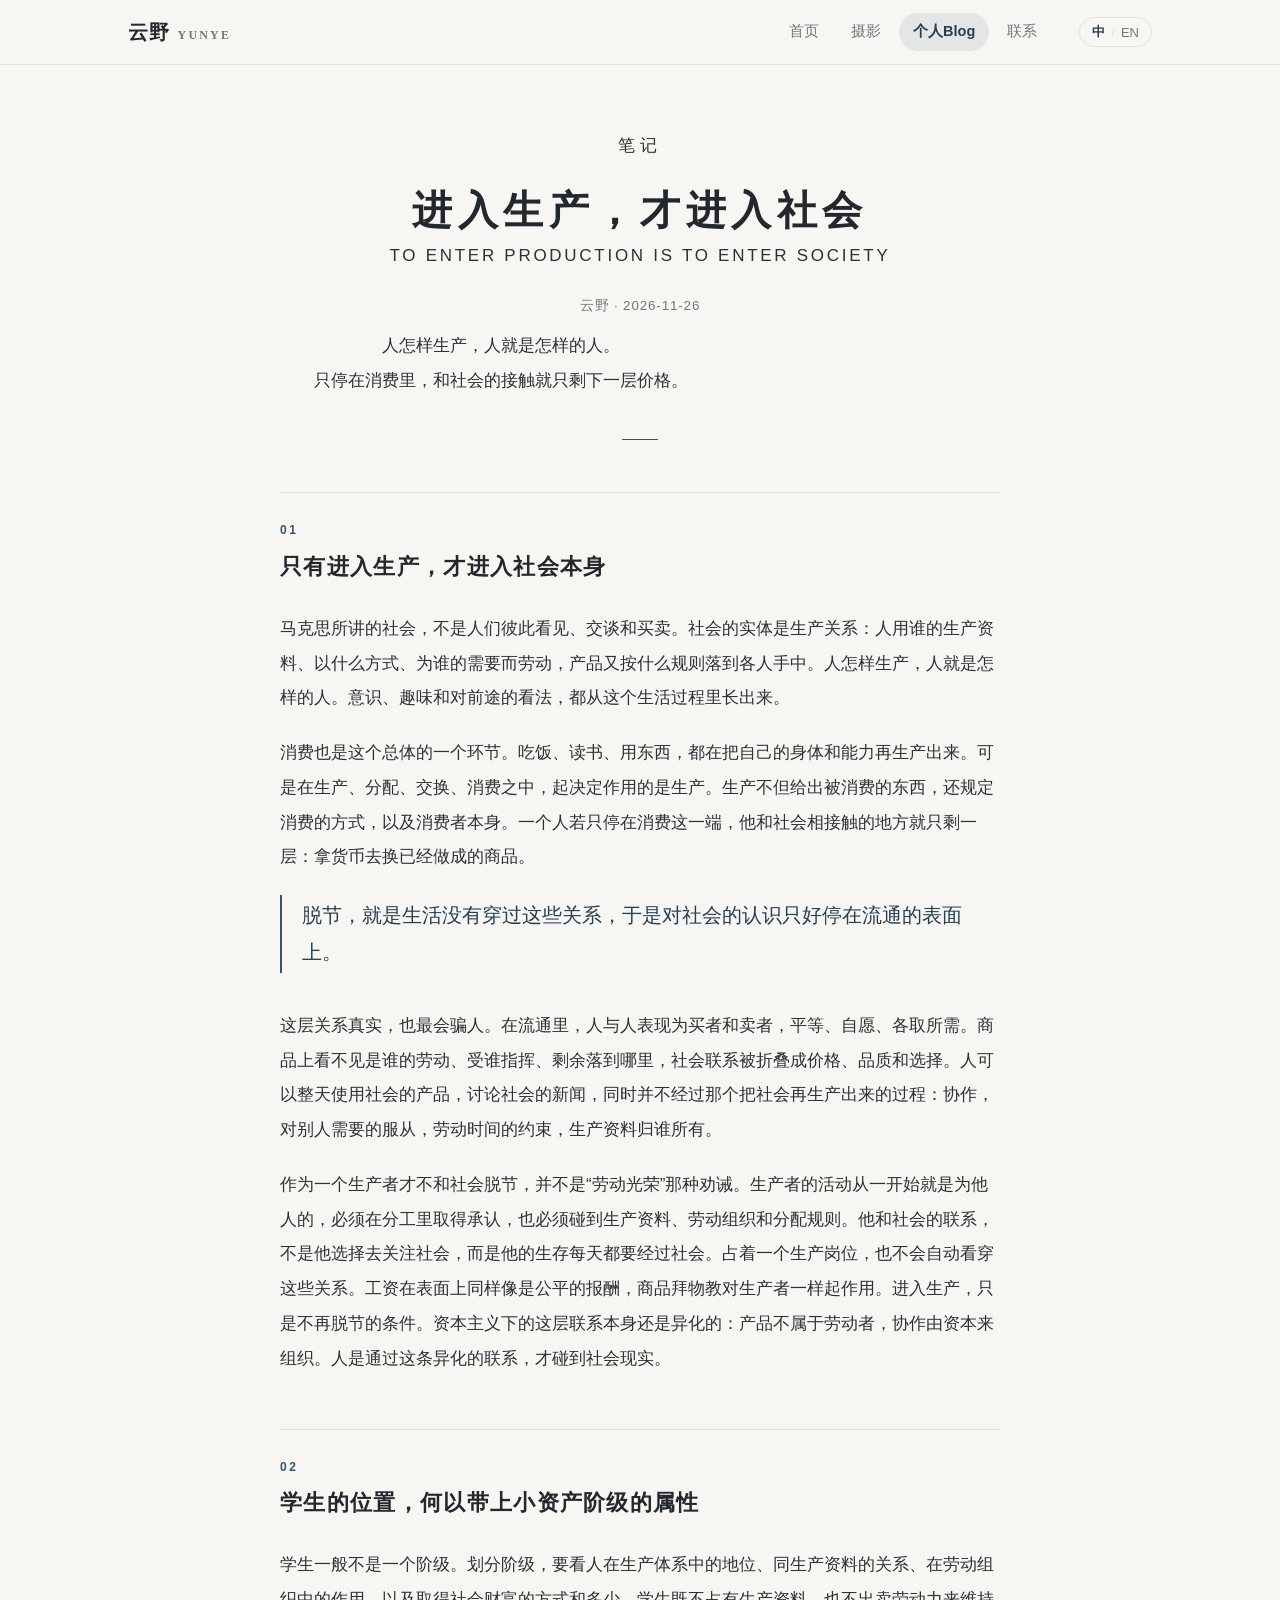
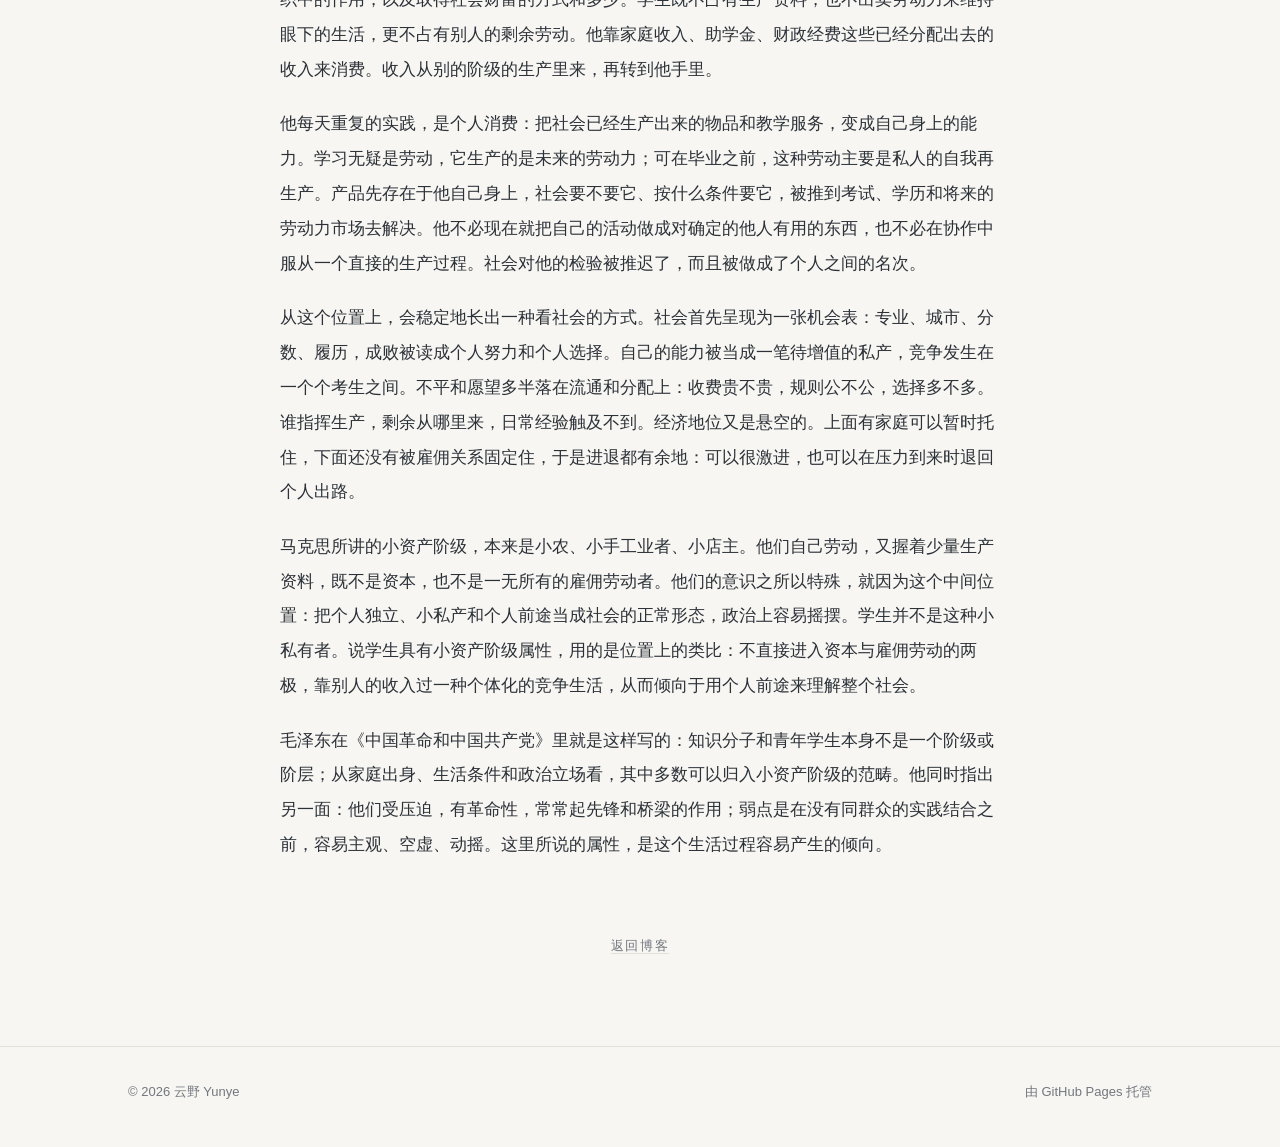
<file: posts/2026-11-26-producer.html>
<!DOCTYPE html>
<html lang="zh-CN">
<head>
  <meta charset="UTF-8">
  <meta name="viewport" content="width=device-width, initial-scale=1.0">
  <title>进入生产，才进入社会 · 云野 Yunye</title>
  <meta name="description" content="社会的实体是生产关系。只停在消费里，认识就停在价格和选择上。学生所处的位置，会生出一种小资产阶级式的看法。">
  <link rel="icon" type="image/svg+xml" href="../favicon.svg">
  <link rel="stylesheet" href="../assets/css/style.css">
</head>
<body>

  <header class="site-header">
    <nav class="nav container">
      <a class="brand" href="../index.html">云野<span>Yunye</span></a>
      <ul class="nav-links">
        <li><a href="../index.html" data-i18n="nav.home"></a></li>
        <li><a href="../photography.html" data-i18n="nav.photography"></a></li>
        <li><a href="../blog.html" data-i18n="nav.blog"></a></li>
        <li><a href="../contact.html" data-i18n="nav.contact"></a></li>
      </ul>
      <button class="lang-toggle" type="button"><span class="zh on">中</span><span class="sep">/</span><span class="en">EN</span></button>
    </nav>
  </header>

  <main class="container">
    <article class="article essay">
      <header class="article-head">
        <p class="essay-kicker">笔记</p>
        <h1>进入生产，才进入社会</h1>
        <p class="essay-en">To enter production is to enter society</p>
        <div class="article-meta">云野 · 2026-11-26</div>
      </header>

      <p class="essay-deck">人怎样生产，人就是怎样的人。<br>只停在消费里，和社会的接触就只剩下一层价格。</p>
      <hr class="essay-rule">

      <section>
        <h2><span>01</span>只有进入生产，才进入社会本身</h2>
        <p>马克思所讲的社会，不是人们彼此看见、交谈和买卖。社会的实体是生产关系：人用谁的生产资料、以什么方式、为谁的需要而劳动，产品又按什么规则落到各人手中。人怎样生产，人就是怎样的人。意识、趣味和对前途的看法，都从这个生活过程里长出来。</p>
        <p>消费也是这个总体的一个环节。吃饭、读书、用东西，都在把自己的身体和能力再生产出来。可是在生产、分配、交换、消费之中，起决定作用的是生产。生产不但给出被消费的东西，还规定消费的方式，以及消费者本身。一个人若只停在消费这一端，他和社会相接触的地方就只剩一层：拿货币去换已经做成的商品。</p>
        <p class="pull">脱节，就是生活没有穿过这些关系，于是对社会的认识只好停在流通的表面上。</p>
        <p>这层关系真实，也最会骗人。在流通里，人与人表现为买者和卖者，平等、自愿、各取所需。商品上看不见是谁的劳动、受谁指挥、剩余落到哪里，社会联系被折叠成价格、品质和选择。人可以整天使用社会的产品，讨论社会的新闻，同时并不经过那个把社会再生产出来的过程：协作，对别人需要的服从，劳动时间的约束，生产资料归谁所有。</p>
        <p>作为一个生产者才不和社会脱节，并不是“劳动光荣”那种劝诫。生产者的活动从一开始就是为他人的，必须在分工里取得承认，也必须碰到生产资料、劳动组织和分配规则。他和社会的联系，不是他选择去关注社会，而是他的生存每天都要经过社会。占着一个生产岗位，也不会自动看穿这些关系。工资在表面上同样像是公平的报酬，商品拜物教对生产者一样起作用。进入生产，只是不再脱节的条件。资本主义下的这层联系本身还是异化的：产品不属于劳动者，协作由资本来组织。人是通过这条异化的联系，才碰到社会现实。</p>
      </section>

      <section>
        <h2><span>02</span>学生的位置，何以带上小资产阶级的属性</h2>
        <p>学生一般不是一个阶级。划分阶级，要看人在生产体系中的地位、同生产资料的关系、在劳动组织中的作用，以及取得社会财富的方式和多少。学生既不占有生产资料，也不出卖劳动力来维持眼下的生活，更不占有别人的剩余劳动。他靠家庭收入、助学金、财政经费这些已经分配出去的收入来消费。收入从别的阶级的生产里来，再转到他手里。</p>
        <p>他每天重复的实践，是个人消费：把社会已经生产出来的物品和教学服务，变成自己身上的能力。学习无疑是劳动，它生产的是未来的劳动力；可在毕业之前，这种劳动主要是私人的自我再生产。产品先存在于他自己身上，社会要不要它、按什么条件要它，被推到考试、学历和将来的劳动力市场去解决。他不必现在就把自己的活动做成对确定的他人有用的东西，也不必在协作中服从一个直接的生产过程。社会对他的检验被推迟了，而且被做成了个人之间的名次。</p>
        <p>从这个位置上，会稳定地长出一种看社会的方式。社会首先呈现为一张机会表：专业、城市、分数、履历，成败被读成个人努力和个人选择。自己的能力被当成一笔待增值的私产，竞争发生在一个个考生之间。不平和愿望多半落在流通和分配上：收费贵不贵，规则公不公，选择多不多。谁指挥生产，剩余从哪里来，日常经验触及不到。经济地位又是悬空的。上面有家庭可以暂时托住，下面还没有被雇佣关系固定住，于是进退都有余地：可以很激进，也可以在压力到来时退回个人出路。</p>
        <p>马克思所讲的小资产阶级，本来是小农、小手工业者、小店主。他们自己劳动，又握着少量生产资料，既不是资本，也不是一无所有的雇佣劳动者。他们的意识之所以特殊，就因为这个中间位置：把个人独立、小私产和个人前途当成社会的正常形态，政治上容易摇摆。学生并不是这种小私有者。说学生具有小资产阶级属性，用的是位置上的类比：不直接进入资本与雇佣劳动的两极，靠别人的收入过一种个体化的竞争生活，从而倾向于用个人前途来理解整个社会。</p>
        <p>毛泽东在《中国革命和中国共产党》里就是这样写的：知识分子和青年学生本身不是一个阶级或阶层；从家庭出身、生活条件和政治立场看，其中多数可以归入小资产阶级的范畴。他同时指出另一面：他们受压迫，有革命性，常常起先锋和桥梁的作用；弱点是在没有同群众的实践结合之前，容易主观、空虚、动摇。这里所说的属性，是这个生活过程容易产生的倾向。</p>
      </section>

      <div class="article-credits"><a href="../blog.html">返回博客</a></div>
    </article>
  </main>

  <footer class="site-footer">
    <div class="container">
      <div>© <span class="footer-year"></span> 云野 Yunye</div>
      <div data-i18n="footer.right"></div>
    </div>
  </footer>

  <script src="../assets/js/i18n.js"></script>
  <script src="../assets/js/photos.js"></script>
  <script src="../assets/js/posts.js"></script>
  <script src="../assets/js/main.js"></script>
</body>
</html>
</file>
<file: assets/css/style.css>
/* ============================================
   云野 Yunye — 个人网站
   风格：纸感、留白、深蓝点缀（呼应星空摄影）
   ============================================ */

:root {
  --paper: #f7f6f2;
  --paper-2: #efede6;
  --ink: #23272e;
  --muted: #73777f;
  --line: #e3e0d7;
  --accent: #33566e;
  --accent-deep: #243f51;
  --serif: "Songti SC", "STSong", "Noto Serif CJK SC", "Source Han Serif SC", Georgia, "Times New Roman", serif;
  --sans: -apple-system, BlinkMacSystemFont, "PingFang SC", "Helvetica Neue", "Segoe UI", "Microsoft YaHei", sans-serif;
  --maxw: 1080px;
}

* { margin: 0; padding: 0; box-sizing: border-box; }

html { scroll-behavior: smooth; }

body {
  background: var(--paper);
  color: var(--ink);
  font-family: var(--sans);
  font-size: 16px;
  line-height: 1.75;
  -webkit-font-smoothing: antialiased;
}

::selection { background: rgba(51, 86, 110, .18); }

a { color: var(--accent); text-decoration: none; }
a:hover { color: var(--accent-deep); }

img { display: block; max-width: 100%; }

.container { max-width: var(--maxw); margin: 0 auto; padding: 0 28px; }

/* ---------- 顶部导航 ---------- */
.site-header {
  position: sticky; top: 0; z-index: 50;
  background: rgba(247, 246, 242, .88);
  backdrop-filter: saturate(140%) blur(10px);
  border-bottom: 1px solid var(--line);
}
.nav { display: flex; align-items: center; height: 64px; gap: 28px; }
.brand {
  font-family: var(--serif); font-size: 20px; font-weight: 700;
  color: var(--ink); letter-spacing: .04em; margin-right: auto;
}
.brand span { font-size: 12px; color: var(--muted); letter-spacing: .18em; margin-left: 8px; text-transform: uppercase; }
.nav-links { display: flex; list-style: none; gap: 4px; }
.nav-links a {
  display: block; padding: 6px 14px; border-radius: 999px;
  color: var(--muted); font-size: 14.5px; transition: color .2s, background .2s;
}
.nav-links a:hover { color: var(--ink); background: var(--paper-2); }
.nav-links a.active { color: var(--accent-deep); background: rgba(51, 86, 110, .1); font-weight: 600; }

.lang-toggle {
  display: flex; align-items: center; gap: 6px;
  border: 1px solid var(--line); background: transparent; border-radius: 999px;
  padding: 5px 12px; cursor: pointer; font-size: 13px; color: var(--muted);
  font-family: var(--sans); transition: border-color .2s;
}
.lang-toggle:hover { border-color: var(--accent); }
.lang-toggle .on { color: var(--accent-deep); font-weight: 700; }
.lang-toggle .sep { color: var(--line); }

/* ---------- 首页 Hero ---------- */
.hero {
  display: grid; grid-template-columns: 1.25fr .9fr; gap: 64px;
  align-items: center; padding: 84px 0 72px;
}
.hero-eyebrow { font-size: 14px; letter-spacing: .12em; color: var(--muted); margin-bottom: 18px; }
.hero h1 {
  font-family: var(--serif); font-size: 64px; font-weight: 700;
  letter-spacing: .06em; line-height: 1.15;
}
.hero h1 .latin {
  display: block; font-size: 18px; font-weight: 400; color: var(--muted);
  letter-spacing: .3em; text-transform: uppercase; margin-top: 10px; font-family: var(--sans);
}
.hero-poem {
  margin: 30px 0 26px; padding-left: 18px; border-left: 3px solid var(--accent);
  font-family: var(--serif); font-size: 19px; color: var(--accent-deep);
}
.hero-poem cite { display: block; font-family: var(--sans); font-style: normal; font-size: 13px; color: var(--muted); margin-top: 6px; }
.hero-bio { color: #3c414a; max-width: 46ch; }
.hero-cta { display: flex; gap: 14px; margin-top: 36px; }
.btn {
  display: inline-block; padding: 11px 26px; border-radius: 999px; font-size: 14.5px;
  border: 1px solid var(--accent); transition: all .2s;
}
.btn-solid { background: var(--accent); color: #fff; }
.btn-solid:hover { background: var(--accent-deep); color: #fff; }
.btn-ghost { color: var(--accent-deep); background: transparent; }
.btn-ghost:hover { background: rgba(51, 86, 110, .08); }

.hero-avatar { position: relative; }
.hero-avatar img {
  width: 100%; aspect-ratio: 4 / 5; object-fit: cover; object-position: 100% 50%;
  border-radius: 6px; box-shadow: 0 24px 60px -24px rgba(35, 39, 46, .45);
}
.hero-avatar::after {
  content: ""; position: absolute; inset: 0; border-radius: 6px;
  box-shadow: inset 0 0 0 1px rgba(255, 255, 255, .25); pointer-events: none;
}

/* ---------- 通用版块 ---------- */
.section { padding: 56px 0; border-top: 1px solid var(--line); }
.section-title {
  font-family: var(--serif); font-size: 28px; letter-spacing: .05em;
  display: flex; align-items: baseline; gap: 14px; margin-bottom: 30px;
}
.section-title::after { content: ""; flex: 1; height: 1px; background: var(--line); }
.section-title .en { font-family: var(--sans); font-size: 13px; color: var(--muted); letter-spacing: .2em; text-transform: uppercase; }

.two-col { display: grid; grid-template-columns: 1fr 1fr; gap: 40px; }
.prose p { color: #3c414a; margin-bottom: 14px; }

/* 教育经历 */
.edu-item { display: grid; grid-template-columns: 150px 1fr; gap: 8px 24px; padding: 18px 0; border-bottom: 1px dashed var(--line); }
.edu-item:last-child { border-bottom: none; }
.edu-time { font-size: 13.5px; color: var(--muted); font-variant-numeric: tabular-nums; padding-top: 3px; }
.edu-name { font-weight: 600; font-size: 16.5px; }
.edu-note { font-size: 13.5px; color: var(--accent); margin-top: 2px; }

/* 兴趣标签 */
.tags { display: flex; flex-wrap: wrap; gap: 10px; }
.tag {
  padding: 8px 18px; border: 1px solid var(--line); border-radius: 999px;
  font-size: 14px; color: #3c414a; background: #fff; transition: all .2s;
}
.tag:hover { border-color: var(--accent); color: var(--accent-deep); }

/* 首页精选摄影 */
.featured-card {
  display: grid; grid-template-columns: 1fr 1fr; overflow: hidden;
  border: 1px solid var(--line); border-radius: 8px; background: #fff;
  transition: box-shadow .25s, transform .25s;
}
.featured-card:hover { box-shadow: 0 20px 50px -20px rgba(35, 39, 46, .3); transform: translateY(-3px); }
.featured-card img { width: 100%; height: 100%; object-fit: cover; aspect-ratio: 4/3; }
.featured-body { padding: 34px 32px; display: flex; flex-direction: column; justify-content: center; }
.featured-body h3 { font-family: var(--serif); font-size: 22px; margin-bottom: 8px; }
.featured-body .meta { font-size: 13px; color: var(--muted); margin-bottom: 14px; }
.featured-body p { font-size: 14.5px; color: #3c414a; margin-bottom: 20px; }
.featured-link { font-size: 14px; font-weight: 600; }

/* ---------- 页头（内页） ---------- */
.page-head { padding: 72px 0 40px; }
.page-head h1 { font-family: var(--serif); font-size: 42px; letter-spacing: .06em; }
.page-head h1 .en { font-family: var(--sans); font-size: 15px; color: var(--muted); letter-spacing: .22em; text-transform: uppercase; margin-left: 16px; }
.page-head .sub { color: var(--muted); margin-top: 12px; max-width: 60ch; }

/* ---------- 摄影画廊 ---------- */
.filter-bar { display: flex; flex-wrap: wrap; gap: 8px; padding-bottom: 28px; border-bottom: 1px solid var(--line); margin-bottom: 34px; }
.filter-btn {
  border: 1px solid transparent; background: transparent; border-radius: 999px;
  padding: 7px 18px; font-size: 14px; color: var(--muted); cursor: pointer;
  font-family: var(--sans); transition: all .2s;
}
.filter-btn:hover { color: var(--ink); background: var(--paper-2); }
.filter-btn.active { color: #fff; background: var(--accent); }

.gallery { columns: 3; column-gap: 22px; padding-bottom: 72px; }
.photo-card {
  break-inside: avoid; margin-bottom: 22px; border-radius: 6px; overflow: hidden;
  background: #fff; border: 1px solid var(--line); cursor: zoom-in;
  transition: box-shadow .25s, transform .25s;
}
.photo-card:hover { box-shadow: 0 18px 44px -18px rgba(35, 39, 46, .35); transform: translateY(-2px); }
.photo-card .thumb { overflow: hidden; }
.photo-card img { width: 100%; transition: transform .5s ease; }
.photo-card:hover img { transform: scale(1.03); }
.photo-info { padding: 14px 16px 16px; }
.photo-info h3 { font-family: var(--serif); font-size: 16.5px; }
.photo-info .meta { font-size: 12.5px; color: var(--muted); margin-top: 3px; }
.photo-info .desc { font-size: 13.5px; color: #4a4f57; margin-top: 8px; }

.photo-placeholder {
  break-inside: avoid; margin-bottom: 22px; border-radius: 6px;
  border: 1.5px dashed var(--line); min-height: 220px;
  display: flex; flex-direction: column; align-items: center; justify-content: center; gap: 8px;
  color: var(--muted); font-size: 14px; background: rgba(255, 255, 255, .5);
}
.photo-placeholder .cat { font-family: var(--serif); font-size: 17px; letter-spacing: .1em; }

/* 灯箱 */
.lightbox {
  position: fixed; inset: 0; z-index: 100; display: none;
  background: rgba(18, 21, 25, .94); backdrop-filter: blur(6px);
}
.lightbox.open { display: flex; align-items: center; justify-content: center; }
.lightbox-inner { max-width: min(1200px, 92vw); max-height: 90vh; display: flex; flex-direction: column; }
.lightbox-inner img { max-height: 74vh; width: auto; max-width: 100%; object-fit: contain; margin: 0 auto; border-radius: 4px; }
.lightbox-caption { color: #d8d5cc; text-align: center; padding: 18px 20px 4px; }
.lightbox-caption h3 { font-family: var(--serif); font-size: 18px; color: #fff; }
.lightbox-caption .meta { font-size: 13px; color: #9aa0a8; margin-top: 4px; }
.lightbox-caption .desc { font-size: 13.5px; margin-top: 8px; }
.lb-btn {
  position: absolute; border: none; background: rgba(255, 255, 255, .08); color: #e8e6df;
  width: 46px; height: 46px; border-radius: 50%; font-size: 20px; cursor: pointer;
  display: flex; align-items: center; justify-content: center; transition: background .2s;
}
.lb-btn:hover { background: rgba(255, 255, 255, .2); }
.lb-close { top: 26px; right: 26px; }
.lb-prev { left: 26px; top: 50%; transform: translateY(-50%); }
.lb-next { right: 26px; top: 50%; transform: translateY(-50%); }

/* ---------- 研究方向卡片 ---------- */
.dir-grid { display: grid; grid-template-columns: 1fr 1fr; gap: 20px; }
.dir-card {
  border: 1px solid var(--line); border-radius: 8px; background: #fff; padding: 26px 28px;
  transition: box-shadow .25s, transform .25s;
}
.dir-card:hover { box-shadow: 0 16px 40px -18px rgba(35, 39, 46, .25); transform: translateY(-2px); }
.dir-card h3 { font-family: var(--serif); font-size: 19px; margin-bottom: 6px; }
.dir-card .en { font-size: 12px; color: var(--muted); letter-spacing: .14em; text-transform: uppercase; }
.dir-card p { font-size: 14px; color: #4a4f57; margin-top: 12px; }

.empty-state {
  margin-top: 44px; border: 1.5px dashed var(--line); border-radius: 8px;
  padding: 54px 30px; text-align: center; color: var(--muted);
}
.empty-state .zh { font-family: var(--serif); font-size: 19px; letter-spacing: .12em; color: #565b63; }
.empty-state .en { font-size: 13px; margin-top: 6px; letter-spacing: .08em; }

/* ---------- 博客 ---------- */
.blog-topics { display: flex; align-items: center; gap: 18px; margin-bottom: 44px; flex-wrap: wrap; }
.blog-topics .topics-label { font-family: var(--serif); font-size: 16px; color: #565b63; letter-spacing: .08em; }

#post-list { padding-bottom: 8px; }
.post-item {
  display: grid; grid-template-columns: 150px 1fr; gap: 6px 28px;
  padding: 24px 0; border-bottom: 1px dashed var(--line); color: var(--ink);
}
.post-item h3 { font-family: var(--serif); font-size: 20px; transition: color .2s; }
.post-item:hover h3 { color: var(--accent-deep); }
.post-date { font-size: 13.5px; color: var(--muted); font-variant-numeric: tabular-nums; padding-top: 5px; }
.post-excerpt { font-size: 14px; color: #4a4f57; margin-top: 6px; }
.post-more { display: inline-block; font-size: 13px; color: var(--accent); margin-top: 8px; }

/* ---------- 文章页 ---------- */
.article { max-width: 720px; margin: 0 auto; padding-bottom: 72px; }
.article-head { text-align: center; padding: 64px 0 44px; }
.article-head h1 { font-family: var(--serif); font-size: 34px; letter-spacing: .08em; }
.article-meta { color: var(--muted); font-size: 13.5px; margin-top: 14px; letter-spacing: .06em; }
.article-intro { text-align: center; color: #3c414a; font-size: 15px; line-height: 2.2; padding-bottom: 24px; }
.term-block { margin: 60px 0; }
.term-name {
  text-align: center; font-family: var(--serif); font-size: 24px;
  letter-spacing: .3em; text-indent: .3em; color: var(--accent-deep);
}
.term-name .en {
  display: block; font-family: var(--sans); font-size: 11px; letter-spacing: .22em;
  color: var(--muted); margin-top: 8px; text-transform: uppercase; text-indent: 0;
}
.term-verse { text-align: center; color: #565b63; font-size: 14.5px; letter-spacing: .12em; margin: 16px 0 24px; }
.term-block img { border-radius: 6px; width: 100%; }
.article-outro { text-align: center; font-family: var(--serif); font-size: 16.5px; line-height: 2.4; color: #3c414a; margin: 70px 0 34px; }
.article-credits { text-align: center; color: var(--muted); font-size: 13px; letter-spacing: .12em; }

/* 读书笔记：长文 */
.essay { padding-bottom: 88px; }
.essay .article-head { padding-bottom: 12px; }
.essay-kicker {
  font-size: 12px; letter-spacing: .32em; color: var(--accent); margin-bottom: 18px;
}
.essay .article-head h1 {
  font-size: 40px; font-weight: 600; letter-spacing: .14em; line-height: 1.4;
}
.essay-en {
  margin-top: 16px; font-size: 12px; letter-spacing: .16em;
  text-transform: uppercase; color: var(--muted);
}
.essay-deck {
  font-family: var(--serif); font-size: 18px; line-height: 2; color: var(--accent-deep);
  text-align: center; max-width: 26em; margin: 28px auto 0;
}
.essay-rule { width: 36px; height: 1px; background: var(--accent); border: 0; margin: 40px auto 0; }
.essay section { margin-top: 52px; }
.essay h2 {
  font-family: var(--serif); font-weight: 600; font-size: 22px; letter-spacing: .06em;
  line-height: 1.55; margin-bottom: 28px; padding-top: 28px; border-top: 1px solid var(--line);
}
.essay h2 span {
  display: block; font-family: var(--sans); font-size: 12px; font-weight: 600;
  letter-spacing: .22em; color: var(--accent); margin-bottom: 10px;
}
.essay p {
  font-size: 17px; line-height: 2.05; color: #2c3138; margin: 0 0 1.15em;
}
.essay .pull {
  margin: 8px 0 36px; padding: 2px 0 2px 20px; border-left: 2px solid var(--accent);
  font-family: var(--serif); font-size: 20px; line-height: 1.85; color: var(--accent-deep);
}
.essay .article-credits { margin-top: 72px; }
.essay .article-credits a { color: var(--muted); border-bottom: 1px solid var(--line); }
.essay .article-credits a:hover { color: var(--accent-deep); }

/* ---------- 联系页 ---------- */
.contact-grid { display: grid; grid-template-columns: 1fr 1fr; gap: 20px; max-width: 760px; }
.contact-card {
  display: flex; align-items: center; gap: 18px;
  border: 1px solid var(--line); border-radius: 8px; background: #fff; padding: 24px 26px;
  transition: box-shadow .25s, transform .25s;
}
.contact-card:hover { box-shadow: 0 16px 40px -18px rgba(35, 39, 46, .25); transform: translateY(-2px); }
.contact-card .icon {
  width: 46px; height: 46px; border-radius: 12px; flex-shrink: 0;
  background: rgba(51, 86, 110, .1); color: var(--accent-deep);
  display: flex; align-items: center; justify-content: center;
}
.contact-card h3 { font-size: 16px; }
.contact-card .val { font-size: 13.5px; color: var(--muted); margin-top: 2px; word-break: break-all; }
.qr-grid { display: flex; gap: 20px; margin-top: 24px; flex-wrap: wrap; }
.qr-item { width: 180px; }
.qr-item .qr-box {
  width: 180px; height: 180px; border: 1.5px dashed var(--line); border-radius: 8px;
  display: flex; align-items: center; justify-content: center; text-align: center;
  color: var(--muted); font-size: 12.5px; background: rgba(255, 255, 255, .5); padding: 12px;
}
.qr-item img { width: 180px; height: 180px; object-fit: cover; border-radius: 8px; border: 1px solid var(--line); }
.qr-item .label { text-align: center; font-size: 13.5px; color: #4a4f57; margin-top: 10px; }

/* ---------- 页脚 ---------- */
.site-footer {
  border-top: 1px solid var(--line); padding: 34px 0 44px;
  color: var(--muted); font-size: 13px;
}
.site-footer .container { display: flex; justify-content: space-between; gap: 16px; flex-wrap: wrap; }

/* ---------- 响应式 ---------- */
@media (max-width: 860px) {
  .hero { grid-template-columns: 1fr; gap: 40px; padding: 56px 0 48px; }
  .hero h1 { font-size: 46px; }
  .hero-avatar { max-width: 380px; }
  .two-col, .dir-grid, .contact-grid, .featured-card { grid-template-columns: 1fr; }
  .gallery { columns: 2; column-gap: 16px; }
  .nav { gap: 12px; }
  .nav-links a { padding: 6px 10px; font-size: 13.5px; }
}
@media (max-width: 560px) {
  .gallery { columns: 1; }
  .brand span { display: none; }
  .page-head h1 { font-size: 32px; }
  .essay .article-head h1 { font-size: 30px; letter-spacing: .08em; }
  .essay-en { letter-spacing: .08em; }
  .essay-deck { font-size: 16px; }
  .essay p { font-size: 16px; }
  .hero-cta { flex-wrap: wrap; }
  .edu-item, .post-item { grid-template-columns: 1fr; gap: 2px; }
}
</file>
